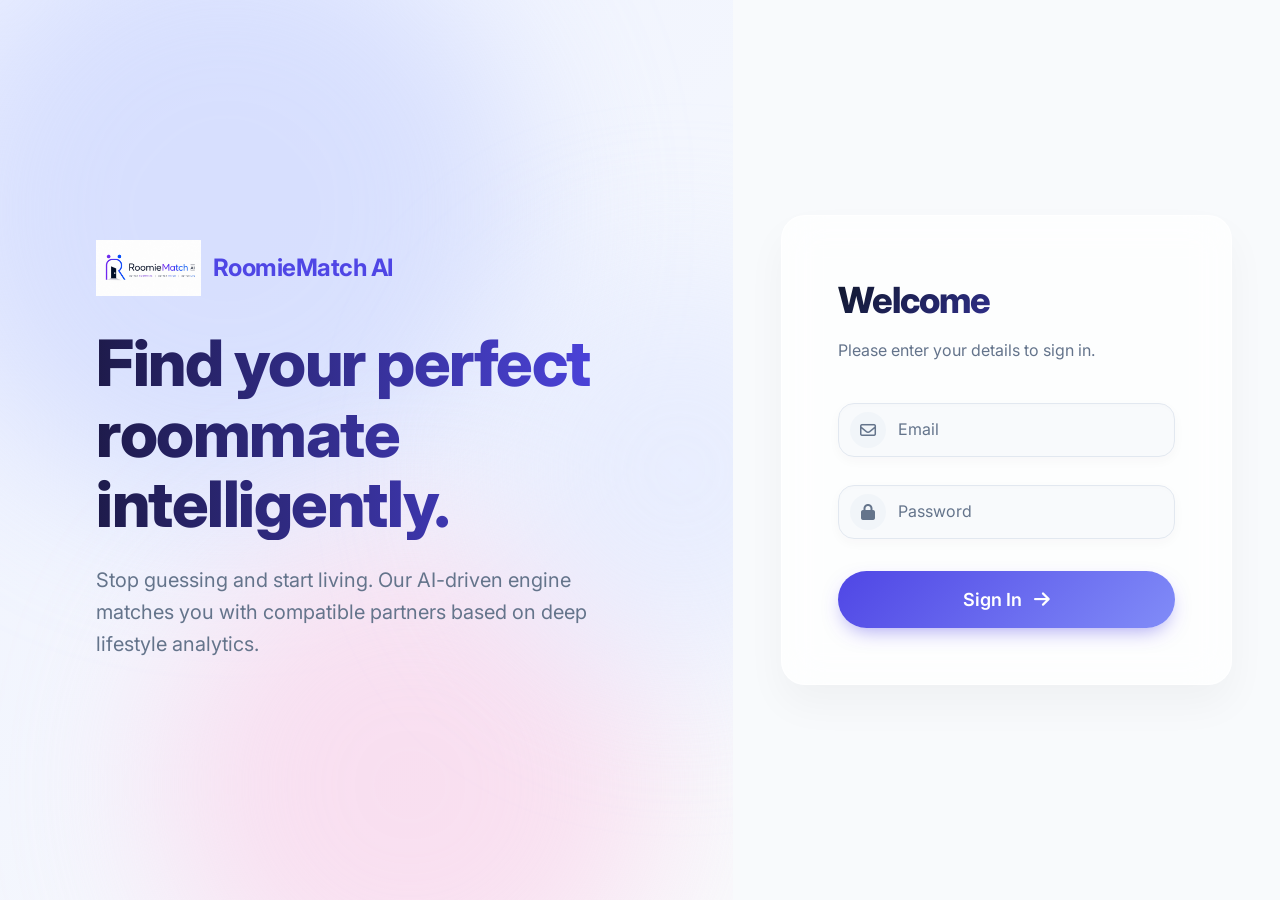
<file: frontend/index.html>
<!DOCTYPE html>
<html lang="en">
<head>
  <meta charset="UTF-8">
  <meta name="viewport" content="width=device-width,initial-scale=1">
  <title>RoomieMatch AI — Premium Sign In</title>
  
  <link href="https://fonts.googleapis.com/css2?family=Inter:wght@300;400;500;600;700&display=swap" rel="stylesheet">
  <link href="https://cdnjs.cloudflare.com/ajax/libs/font-awesome/6.5.1/css/all.min.css" rel="stylesheet">
  <link href="https://unpkg.com/aos@2.3.4/dist/aos.css" rel="stylesheet">
  
  <link href="style.css" rel="stylesheet">

  <style>
    /* =========================================
       PREMIUM SAAS LOGIN REDESIGN
       ========================================= */
    :root {
      --brand-primary: #4F46E5;
      --brand-primary-hover: #4338CA;
      --brand-gradient: linear-gradient(135deg, #4F46E5 0%, #818CF8 100%);
      --text-dark: #0F172A;
      --text-muted: #64748B;
      --glass-bg: rgba(255, 255, 255, 0.75);
      --glass-border: rgba(255, 255, 255, 0.6);
      --glass-shadow: 0 20px 40px rgba(0, 0, 0, 0.04);
    }

    body.auth-page {
      margin: 0;
      font-family: 'Inter', sans-serif;
      min-height: 100vh;
      display: flex;
      overflow: hidden;
      background: #F8FAFC;
    }

    .split-layout {
      display: flex;
      width: 100vw;
      height: 100vh;
      overflow: hidden;
    }

    /* LEFT SIDE: BRANDING & BLOBS */
    .split-left {
      flex: 1.2;
      position: relative;
      display: flex;
      flex-direction: column;
      justify-content: center;
      padding: 5rem 6rem;
      background: linear-gradient(135deg, #EEF2FF 0%, #F8FAFC 100%);
      overflow: hidden;
      z-index: 1;
    }

    .blob {
      position: absolute;
      filter: blur(80px);
      border-radius: 50%;
      z-index: -1;
      opacity: 0.6;
      animation: float-blob 12s ease-in-out infinite alternate;
    }

    .blob-1 {
      top: -10%; left: -10%;
      width: 600px; height: 600px;
      background: #C7D2FE;
    }

    .blob-2 {
      bottom: -15%; right: 10%;
      width: 500px; height: 500px;
      background: #FBCFE8;
      animation-delay: -4s;
    }

    .blob-3 {
      top: 30%; right: -20%;
      width: 400px; height: 400px;
      background: #E0E7FF;
      animation-delay: -8s;
    }

    @keyframes float-blob {
      0%   { transform: translate(0, 0) scale(1); }
      50%  { transform: translate(30px, 40px) scale(1.05); }
      100% { transform: translate(-20px, -30px) scale(0.95); }
    }

    .brand-content {
      max-width: 600px;
    }

    .brand-logo {
      font-size: 1.5rem;
      font-weight: 700;
      color: var(--brand-primary);
      display: flex;
      align-items: center;
      gap: 0.75rem;
      margin-bottom: 2rem;
      letter-spacing: -0.5px;
    }

    .brand-tagline {
      font-size: 4rem;
      font-weight: 800;
      line-height: 1.1;
      letter-spacing: -1.5px;
      background: linear-gradient(to right, #1E1B4B, #4F46E5);
      -webkit-background-clip: text;
      -webkit-text-fill-color: transparent;
      margin-bottom: 1.5rem;
    }

    .brand-subtitle {
      font-size: 1.25rem;
      color: var(--text-muted);
      line-height: 1.6;
      font-weight: 400;
      max-width: 500px;
    }

    /* RIGHT SIDE: GLASS CARD */
    .split-right {
      flex: 1;
      display: flex;
      align-items: center;
      justify-content: center;
      padding: 3rem;
      position: relative;
      background: transparent;
      z-index: 2;
    }

    .glass-card {
      background: var(--glass-bg);
      backdrop-filter: blur(20px);
      -webkit-backdrop-filter: blur(20px);
      border: 1px solid var(--glass-border);
      box-shadow: var(--glass-shadow);
      border-radius: 24px;
      padding: 3.5rem;
      width: 100%;
      max-width: 460px;
      transform-origin: center;
      animation: scale-in 0.8s cubic-bezier(0.16, 1, 0.3, 1) forwards;
    }

    @keyframes scale-in {
      0%   { opacity: 0; transform: scale(0.95) translateY(20px); }
      100% { opacity: 1; transform: scale(1) translateY(0); }
    }

    .card-header {
      margin-bottom: 2.5rem;
    }

    .card-header h2 {
      font-size: 2.25rem;
      font-weight: 800;
      background: linear-gradient(135deg, #0F172A 0%, #4F46E5 100%);
      -webkit-background-clip: text;
      -webkit-text-fill-color: transparent;
      margin: 0 0 0.5rem 0;
      letter-spacing: -1px;
    }

    .card-header p {
      color: var(--text-muted);
      margin: 0;
      font-size: 1rem;
    }

    /* Floating Inputs */
    .form-group {
      position: relative;
      margin-bottom: 1.75rem;
    }

    .input-icon {
      position: absolute;
      left: 0.75rem;
      top: 50%;
      transform: translateY(-50%);
      color: var(--text-muted);
      background: #F1F5F9;
      width: 36px;
      height: 36px;
      display: flex;
      align-items: center;
      justify-content: center;
      border-radius: 50%;
      transition: all 0.3s ease;
      z-index: 2;
      font-size: 1rem;
    }

    .floating-input {
      width: 100%;
      padding: 1.5rem 1.25rem 0.5rem 3.75rem;
      font-size: 1rem;
      font-family: 'Inter', sans-serif;
      color: var(--text-dark);
      border: 1.5px solid #E2E8F0;
      border-radius: 16px;
      background: #F8FAFC;
      outline: none;
      transition: all 0.3s ease;
      box-sizing: border-box;
      box-shadow: inset 0 2px 4px rgba(0,0,0,0.01), 0 4px 12px rgba(0,0,0,0.03);
    }

    .floating-input:hover {
      border-color: #CBD5E1;
      background: #FFFFFF;
      box-shadow: 0 6px 16px rgba(0,0,0,0.05);
    }

    .floating-input:focus {
      background: #FFFFFF;
      border-color: var(--brand-primary);
      box-shadow: 0 0 0 4px rgba(79, 70, 229, 0.15), 0 4px 12px rgba(79, 70, 229, 0.1);
    }

    .floating-input:focus ~ .input-icon {
      color: var(--brand-primary);
      background: #EEF2FF;
      box-shadow: 0 0 0 2px rgba(79, 70, 229, 0.1);
    }

    .floating-label {
      position: absolute;
      left: 3.75rem;
      top: 50%;
      transform: translateY(-50%);
      color: var(--text-muted);
      font-size: 1rem;
      pointer-events: none;
      transition: all 0.25s cubic-bezier(0.4, 0, 0.2, 1);
      z-index: 2;
      margin: 0;
    }

    .floating-input:focus ~ .floating-label,
    .floating-input:not(:placeholder-shown) ~ .floating-label {
      top: 0.75rem;
      font-size: 0.75rem;
      font-weight: 600;
      color: var(--brand-primary);
    }

    /* Pill Button */
    .btn-pill {
      width: 100%;
      padding: 1.125rem;
      border-radius: 50px;
      border: none;
      background: var(--brand-gradient);
      color: white;
      font-size: 1.125rem;
      font-weight: 600;
      font-family: 'Inter', sans-serif;
      cursor: pointer;
      display: flex;
      align-items: center;
      justify-content: center;
      gap: 0.75rem;
      transition: all 0.3s cubic-bezier(0.16, 1, 0.3, 1);
      box-shadow: 0 8px 20px -6px rgba(79, 70, 229, 0.5);
      margin-top: 2rem;
      position: relative;
      overflow: hidden;
    }

    .btn-pill::after {
      content: '';
      position: absolute;
      top: -50%;
      left: -50%;
      width: 200%;
      height: 200%;
      background: linear-gradient(to right, rgba(255,255,255,0) 0%, rgba(255,255,255,0.2) 50%, rgba(255,255,255,0) 100%);
      transform: rotate(30deg) translateX(-100%);
      transition: transform 0.6s cubic-bezier(0.16, 1, 0.3, 1);
      pointer-events: none;
    }

    .btn-pill:hover::after {
      transform: rotate(30deg) translateX(100%);
    }

    .btn-pill:hover {
      transform: translateY(-3px);
      box-shadow: 0 12px 25px -6px rgba(79, 70, 229, 0.6);
    }

    .btn-pill:active {
      transform: translateY(1px);
      box-shadow: 0 4px 10px -4px rgba(79, 70, 229, 0.5);
    }

    .btn-icon {
      transition: transform 0.3s ease;
    }

    .btn-pill:hover .btn-icon {
      transform: translateX(4px);
    }

    .form-control { border: none; box-shadow: none; }
    
    @media (max-width: 992px) {
      .split-layout { flex-direction: column; }
      .split-left { padding: 3rem 2rem; flex: none; align-items: center; text-align: center; }
      .brand-tagline { font-size: 2.5rem; }
      .split-right { padding: 2rem; }
    }
  </style>
</head>
<body class="auth-page">

  <div class="split-layout">
    
    <!-- LEFT: BRANDING & BLOBS -->
    <div class="split-left">
      <!-- Animated background blobs -->
      <div class="blob blob-1"></div>
      <div class="blob blob-2"></div>
      <div class="blob blob-3"></div>

      <div class="brand-content" data-aos="fade-right" data-aos-duration="1000">
        <div class="brand-logo">
          <img src="logo.jpeg" alt="RoomieMatch AI" style="height: 56px; width: auto; object-fit: contain;"> RoomieMatch AI
        </div>
        <h1 class="brand-tagline">Find your perfect roommate intelligently.</h1>
        <p class="brand-subtitle">Stop guessing and start living. Our AI-driven engine matches you with compatible partners based on deep lifestyle analytics.</p>
      </div>
    </div>

    <!-- RIGHT: GLASS CARD FORM -->
    <div class="split-right">
      <div class="glass-card">
        
        <div class="card-header">
          <h2>Welcome</h2>
          <p>Please enter your details to sign in.</p>
        </div>

        <form id="loginForm" novalidate>
          
          <div class="form-group">
            <input type="email" id="email" class="floating-input" placeholder=" " required autocomplete="email">
            <i class="fa-regular fa-envelope input-icon"></i>
            <label class="floating-label" for="email">Email</label>
          </div>

          <div class="form-group">
            <input type="password" id="password" class="floating-input" placeholder=" " required autocomplete="current-password">
            <i class="fa-solid fa-lock input-icon"></i>
            <label class="floating-label" for="password">Password</label>
          </div>

          <button type="submit" class="btn-pill" id="loginBtn">
            Sign In <i class="fa-solid fa-arrow-right btn-icon"></i>
          </button>
          
        </form>

      </div>
    </div>
    
  </div>

  <script src="https://unpkg.com/aos@2.3.4/dist/aos.js"></script>
  <script>
    AOS.init();
  </script>
  <script src="script.js"></script>
</body>
</html>
</file>
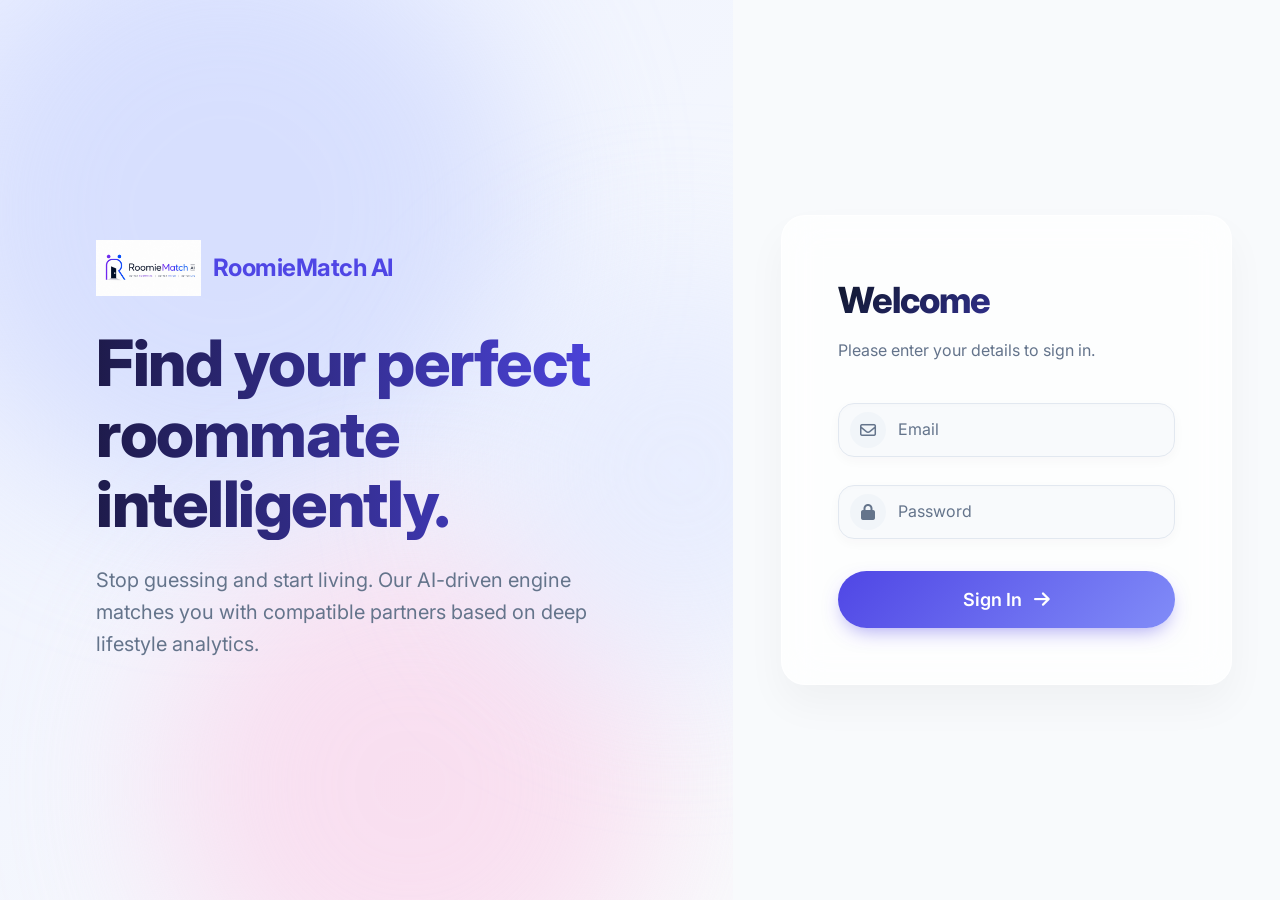
<file: frontend/admin.html>
<!DOCTYPE html>
<html lang="en">
<head>
  <meta charset="UTF-8">
  <meta name="viewport" content="width=device-width,initial-scale=1">
  <title>Warden Dashboard — RoomieMatch AI</title>
  <link href="https://cdnjs.cloudflare.com/ajax/libs/font-awesome/6.5.1/css/all.min.css" rel="stylesheet">
  <link href="https://fonts.googleapis.com/css2?family=Inter:wght@400;500;600;700&display=swap" rel="stylesheet">
  <script src="script.js"></script>
  <style>
    /* =========================================
       STRUCTURAL DASHBOARD REFINEMENT
       ========================================= */
    :root {
      --bg-body: #F9FAFB;
      --bg-surface: #FFFFFF;
      --border-light: #E5E7EB;
      --border-hover: #D1D5DB;
      --text-main: #111827;
      --text-muted: #6B7280;
      --text-lighter: #9CA3AF;
      --primary: #111827; /* Strict high-contrast primary */
      --shadow-subtle: 0 1px 2px 0 rgba(0, 0, 0, 0.03);
      --shadow-hover: 0 4px 6px -1px rgba(0, 0, 0, 0.05);
      --transition: all 0.2s ease;
      
      --spacing-section: 48px; /* Massive spacing rule */
      --spacing-card: 20px;
    }

    /* Animations */
    @keyframes fadeSlideUp {
      from { opacity: 0; transform: translateY(12px); }
      to { opacity: 1; transform: translateY(0); }
    }
    
    .animate-in {
      animation: fadeSlideUp 0.5s cubic-bezier(0.16, 1, 0.3, 1) forwards;
    }
    .delay-1 { animation-delay: 0.05s; }
    .delay-2 { animation-delay: 0.1s; }
    .delay-3 { animation-delay: 0.15s; }

    * { box-sizing: border-box; margin: 0; padding: 0; }

    body {
      font-family: 'Inter', -apple-system, BlinkMacSystemFont, "Segoe UI", Roboto, sans-serif;
      background-color: var(--bg-body);
      color: var(--text-main);
      display: flex;
      height: 100vh;
      overflow: hidden;
      -webkit-font-smoothing: antialiased;
    }

    /* Layout structure */
    .sidebar {
      width: 260px;
      background: var(--bg-surface);
      border-right: 1px solid var(--border-light);
      display: flex;
      flex-direction: column;
      flex-shrink: 0;
      height: 100vh;
      z-index: 10;
    }

    .main-wrapper {
      flex: 1;
      display: flex;
      flex-direction: column;
      height: 100vh;
      overflow: hidden;
    }

    /* Top Navbar */
    .topbar {
      height: 64px;
      background: var(--bg-surface);
      border-bottom: 1px solid var(--border-light);
      display: flex;
      align-items: center;
      justify-content: space-between;
      padding: 0 2rem;
      flex-shrink: 0;
      z-index: 5;
    }

    .topbar-title {
      font-size: 1.05rem;
      font-weight: 600;
      color: var(--text-main);
      display: flex;
      align-items: center;
      gap: 0.5rem;
    }
    .topbar-title span { color: var(--text-muted); font-weight: 400; font-size: 0.9rem; }

    .user-chip {
      display: flex;
      align-items: center;
      gap: 0.75rem;
    }
    .user-avatar {
      width: 32px; height: 32px; border-radius: 50%;
      background: #F3F4F6;
      color: var(--text-main);
      display: flex; align-items: center; justify-content: center;
      font-weight: 600; font-size: 0.85rem; border: 1px solid var(--border-light);
    }
    .user-email { font-size: 0.875rem; font-weight: 500; color: var(--text-main); }

    /* Sidebar Content */
    .sidebar-brand {
      height: 64px; display: flex; align-items: center; padding: 0 1.5rem;
      font-size: 1.1rem; font-weight: 700; border-bottom: 1px solid var(--border-light); gap: 0.5rem;
    }

    .sidebar-nav {
      padding: 1rem 0;
      display: flex;
      flex-direction: column;
      overflow-y: auto;
    }

    .nav-group-label {
      font-size: 0.75rem; font-weight: 600; color: var(--text-lighter);
      text-transform: uppercase; letter-spacing: 0.05em;
      padding: 1.5rem 1.5rem 0.5rem;
    }

    .nav-item {
      display: flex; align-items: center; gap: 0.875rem;
      padding: 0.625rem 1.5rem; margin: 0.125rem 0.5rem; border-radius: 6px;
      color: var(--text-muted); text-decoration: none;
      font-weight: 500; font-size: 0.9rem;
      transition: all 0.25s cubic-bezier(0.16, 1, 0.3, 1); position: relative;
    }
    .nav-item i { font-size: 1rem; width: 16px; text-align: center; }
    
    .nav-item:hover { color: var(--text-main); background: #F3F4F6; transform: translateX(4px); }

    .nav-item.active { color: var(--text-main); font-weight: 600; background: #F3F4F6; }
    .nav-item.active::before {
      content: ''; position: absolute; left: -0.5rem; top: 10%; bottom: 10%;
      width: 4px; background: var(--primary); border-radius: 0 4px 4px 0;
    }

    /* Main Content Area */
    .main-content {
      flex: 1; overflow-y: auto; padding: 2.5rem 3rem; background: var(--bg-body);
    }
    .main-content::-webkit-scrollbar { width: 6px; }
    .main-content::-webkit-scrollbar-thumb { background: var(--border-light); border-radius: 4px; }

    /* Section Grouping Constraints */
    .section-wrapper {
      max-width: 1200px;
      margin-bottom: var(--spacing-section);
    }

    /* Main Title Section */
    .page-header { margin-bottom: 2rem; border-bottom: 1px solid var(--border-light); padding-bottom: 1.5rem; }
    .page-header h1 { font-size: 1.75rem; font-weight: 700; color: var(--text-main); line-height: 1.2; letter-spacing: -0.02em; }
    .page-header p { font-size: 1rem; color: var(--text-muted); margin-top: 0.35rem; }

    /* Stats Section (Clean Row) */
    .stats-grid {
      display: grid; grid-template-columns: repeat(4, 1fr); gap: 24px;
    }
    .stat-card {
      background: var(--bg-surface); border: 1px solid var(--border-light); border-radius: 12px;
      padding: var(--spacing-card); display: flex; flex-direction: column; justify-content: space-between;
      position: relative; overflow: hidden; box-shadow: var(--shadow-subtle); transition: all 0.3s ease;
    }
    .stat-card::before {
      content: ''; position: absolute; top: 0; left: 0; right: 0; height: 3px;
      background: linear-gradient(90deg, #111827, #6B7280); opacity: 0; transition: opacity 0.3s ease;
    }
    .stat-card:hover { transform: translateY(-4px); box-shadow: 0 12px 20px -5px rgba(0,0,0,0.05), 0 4px 6px -2px rgba(0,0,0,0.025); }
    .stat-card:hover::before { opacity: 1; }
    
    .stat-title { font-size: 0.85rem; font-weight: 600; color: var(--text-muted); text-transform: uppercase; letter-spacing: 0.02em; margin-bottom: 1rem; }
    .stat-value { font-size: 2.75rem; font-weight: 700; color: var(--text-main); line-height: 1; margin-bottom: 0.5rem; letter-spacing: -0.04em; }
    .stat-desc { font-size: 0.85rem; color: var(--text-lighter); }

    /* Quick Actions (Major Fix) */
    .section-title { font-size: 1.1rem; font-weight: 700; color: var(--text-main); margin-bottom: 1.25rem; border-top: 1px solid var(--border-light); padding-top: 2rem; }
    .action-grid { display: grid; grid-template-columns: repeat(3, 1fr); gap: 24px; }
    
    .action-card {
      display: flex; align-items: flex-start; gap: 1rem;
      padding: var(--spacing-card); background: var(--bg-surface);
      border: 1px solid var(--border-light); border-radius: 12px;
      cursor: pointer; transition: all 0.3s cubic-bezier(0.16, 1, 0.3, 1);
      box-shadow: var(--shadow-subtle); position: relative;
    }
    .action-icon {
      width: 44px; height: 44px; border-radius: 50%; background: #F3F4F6; color: #4B5563;
      display: flex; align-items: center; justify-content: center; font-size: 1.1rem; flex-shrink: 0;
      transition: all 0.3s cubic-bezier(0.16, 1, 0.3, 1);
    }
    .action-text h4 { font-size: 0.95rem; font-weight: 600; color: var(--text-main); margin-bottom: 0.25rem; }
    .action-text p { font-size: 0.85rem; color: var(--text-muted); line-height: 1.4; }
    
    .action-card:hover { border-color: var(--border-hover); box-shadow: 0 10px 15px -3px rgba(0,0,0,0.05); transform: translateY(-4px); background: #F9FAFB; }
    .action-card:hover .action-icon { background: var(--text-main); color: #FFFFFF; transform: scale(1.1) rotate(-5deg); }

    /* Inner Sections */
    .form-panel { background: var(--bg-surface); border: 1px solid var(--border-light); border-radius: 8px; padding: 24px; margin-bottom: 24px; max-width: 600px; }
    
    /* Forms & Inputs */
    .form-group { margin-bottom: 1.5rem; }
    .form-label { display: block; font-size: 0.875rem; font-weight: 600; color: var(--text-main); margin-bottom: 0.5rem; }
    .form-control {
      width: 100%; padding: 0.625rem 0.875rem; font-size: 0.95rem; font-family: 'Inter', sans-serif;
      background: #FFFFFF; border: 1px solid var(--border-light); border-radius: 6px;
      color: var(--text-main); transition: var(--transition); box-shadow: inset 0 1px 2px rgba(0,0,0,0.02);
    }
    .form-control:focus { outline: none; border-color: var(--text-main); box-shadow: 0 0 0 3px rgba(17, 24, 39, 0.1); }
    
    /* Clean Solid Button */
    .btn-solid {
      width: 100%; padding: 0.75rem 1rem; border: none; border-radius: 6px;
      background: var(--text-main); color: #FFFFFF; 
      font-size: 0.95rem; font-weight: 500; font-family: 'Inter', sans-serif;
      cursor: pointer; transition: all 0.15s ease; box-shadow: 0 1px 2px rgba(0,0,0,0.1);
    }
    .btn-solid:hover { background: #1F2937; transform: translateY(-1px); box-shadow: 0 4px 6px -1px rgba(0,0,0,0.1); }
    .btn-solid:active { transform: scale(0.98); box-shadow: none; }

    /* Tables */
    .table-panel { border: 1px solid var(--border-light); border-radius: 8px; background: var(--bg-surface); overflow: hidden; }
    table { width: 100%; border-collapse: collapse; text-align: left; }
    th { background: #F9FAFB; padding: 0.875rem 1.5rem; font-size: 0.75rem; font-weight: 600; color: var(--text-muted); text-transform: uppercase; letter-spacing: 0.05em; border-bottom: 1px solid var(--border-light); }
    td { padding: 1rem 1.5rem; font-size: 0.9rem; font-weight: 400; color: var(--text-main); border-bottom: 1px solid var(--border-light); transition: background 0.2s ease; }
    tbody tr:hover td { background: #F9FAFB; }
    tr:last-child td { border-bottom: none; }
    
    .status-badge {
      display: inline-flex; padding: 0.25rem 0.5rem; border-radius: 4px; font-size: 0.75rem; font-weight: 500; border: 1px solid transparent;
    }
    .status-badge.blue { background: #EFF6FF; color: #1D4ED8; border-color: #BFDBFE; }
    .status-badge.purple { background: #FAF5FF; color: #7E22CE; border-color: #E9D5FF; }
    .status-badge.green { background: #ECFDF5; color: #047857; border-color: #A7F3D0; }
    .status-badge.gray { background: #F3F4F6; color: #374151; border-color: #D1D5DB; }

    /* Toast */
    #toastContainer { position: fixed; bottom: 24px; right: 24px; z-index: 9999; display: flex; flex-direction: column; gap: 12px; }
  </style>
  <style>
    /* Small additions for JS injected badges that were in old style.css */
    .badge { display: inline-flex; padding: 0.25rem 0.5rem; border-radius: 4px; font-size: 0.75rem; font-weight: 500; }
    .badge-boys { background: #EFF6FF; color: #1D4ED8; border: 1px solid #BFDBFE; }
    .badge-girls { background: #FAF5FF; color: #7E22CE; border: 1px solid #E9D5FF; }
    .badge-assigned { background: #ECFDF5; color: #047857; border: 1px solid #A7F3D0; }
    .badge-org { background: #F3F4F6; color: #374151; border: 1px solid #D1D5DB; }
    
    .badge.PENDING { background: #FEF3C7; color: #D97706; border: 1px solid #FDE68A; }
    .badge.ACCEPTED { background: #ECFDF5; color: #047857; border: 1px solid #A7F3D0; }
    .badge.REJECTED { background: #FEE2E2; color: #DC2626; border: 1px solid #FECACA; }

    /* Fix table action buttons */
    .btn-sm { padding: 0.4rem 0.6rem; font-size: 0.8rem; border-radius: 4px; border: none; cursor: pointer; }
    .btn-success { background: #10B981; color: white; }
    .btn-danger { background: #EF4444; color: white; }
    
    /* Fix filters */
    .admin-filters select {
      padding: 0.4rem 0.6rem; font-size: 0.85rem; border: 1px solid var(--border-light); border-radius: 4px; font-family: 'Inter'; background: white;
    }
    .section-header { display: flex; justify-content: space-between; align-items: center; margin-bottom: 1.5rem; }
    .page-header p { margin-bottom: 0; }
  </style>
</head>
<body>

  <!-- LEFT SIDEBAR -->
  <aside class="sidebar" id="sidebar">
    <div class="sidebar-brand">
      <img src="logo.jpeg" alt="RoomieMatch" style="height: 48px; width: auto; object-fit: contain;"> RoomieMatch
    </div>
    
    <nav class="sidebar-nav">
      <div class="nav-group-label">Warden Panel</div>
      <a href="#" class="nav-item active" id="navDashboard" onclick="showSection('dashboard')">
        <i class="fa-solid fa-chart-bar"></i> Dashboard
      </a>
      
      <div class="nav-group-label">Management</div>
      <a href="#" class="nav-item" id="navStudents" onclick="showSection('students')">
        <i class="fa-solid fa-users"></i> Students
      </a>
      <a href="#" class="nav-item" id="navRequests" onclick="showSection('requests')">
        <i class="fa-solid fa-link"></i> Requests
      </a>
      <a href="#" class="nav-item" id="navAssign" onclick="showSection('assign')">
        <i class="fa-solid fa-hand-pointer"></i> Manual Assign
      </a>
      <a href="#" class="nav-item" id="navAssignments" onclick="showSection('assignments')">
        <i class="fa-solid fa-bed"></i> Assignments
      </a>
      
      <div class="nav-group-label">Navigation</div>
      <a href="manager.html" class="nav-item">
        <i class="fa-solid fa-shield"></i> Manager View
      </a>
      <a href="dashboard.html" class="nav-item">
        <i class="fa-solid fa-user"></i> Student View
      </a>
      <a href="#" class="nav-item" id="logoutBtn" style="margin-top: 1rem; color: #DC2626;">
        <i class="fa-solid fa-right-from-bracket"></i> Sign out
      </a>
    </nav>
  </aside>

  <!-- MAIN CONTENT AREA -->
  <div class="main-wrapper">
    
    <!-- TOP NAVBAR -->
    <header class="topbar">
      <div class="topbar-title">
        Warden Workspace <span id="topbarSubtitle">/ Dashboard</span>
      </div>
      <div class="user-chip">
        <div class="user-avatar" id="sidebarAvatar">W</div>
        <span class="user-email" id="sidebarEmail">warden@upes.ac.in</span>
      </div>
    </header>

    <main class="main-content">
      
      <!-- ═══ SECTION: Dashboard ═══ -->
      <div id="sectionDashboard" class="section-wrapper animate-in">
        
        <div class="page-header delay-1">
          <h1>Dashboard</h1>
          <p>Manage students, roommate requests, and assignments for your hostel.</p>
        </div>

        <!-- Stats Row -->
        <div class="stats-grid animate-in delay-2" id="adminStats" style="margin-bottom: var(--spacing-section);">
          <div class="stat-card">
            <div class="stat-title">Total Students</div>
            <div class="stat-value" id="statStudents">—</div>
            <div class="stat-desc">Students in your hostel</div>
          </div>

          <div class="stat-card">
            <div class="stat-title">Pending Requests</div>
            <div class="stat-value" id="statPending">—</div>
            <div class="stat-desc">Waiting for a response</div>
          </div>

          <div class="stat-card">
            <div class="stat-title">Matched Pairs</div>
            <div class="stat-value" id="statAccepted">—</div>
            <div class="stat-desc">Successfully synchronized</div>
          </div>

          <div class="stat-card">
            <div class="stat-title">Rooms Assigned</div>
            <div class="stat-value" id="statAssigned">—</div>
            <div class="stat-desc">Finalized allocations</div>
          </div>
        </div>

        <!-- Quick Actions Grid -->
        <div class="animate-in delay-3">
          <h3 class="section-title">Quick Actions</h3>
          <div class="action-grid">
            
            <div class="action-card" onclick="showSection('requests')">
              <div class="action-icon"><i class="fa-solid fa-check-double"></i></div>
              <div class="action-text">
                <h4>Approve Requests</h4>
                <p>Review and moderate pending roommate links.</p>
              </div>
            </div>

            <div class="action-card" onclick="showSection('students')">
              <div class="action-icon"><i class="fa-solid fa-users"></i></div>
              <div class="action-text">
                <h4>View Students</h4>
                <p>Browse the directory of students in your hostel.</p>
              </div>
            </div>

            <div class="action-card" onclick="showSection('assign')">
              <div class="action-icon"><i class="fa-solid fa-bed"></i></div>
              <div class="action-text">
                <h4>Assign Roommates</h4>
                <p>Manually allocate rooms and match students.</p>
              </div>
            </div>

          </div>
        </div>
      </div>

      <!-- ═══ SECTION: Students ═══ -->
      <div id="sectionStudents" class="section-wrapper" style="display:none;">
        <div class="page-header">
          <div class="section-header" style="margin:0; border:none; padding:0;">
            <div>
              <h1 style="font-size: 1.75rem; font-weight: 700;">Student Directory</h1>
              <p style="color:var(--text-muted); margin-top:0.35rem;">Browse students assigned to your hostel.</p>
            </div>
            <div class="admin-filters">
              <select id="hostelFilter" onchange="loadStudents()">
                <option value="">All Hostels</option>
                <option value="BIDHOLI_BOYS_HOSTEL">Bidholi Boys Hostel</option>
                <option value="BIDHOLI_GIRLS_HOSTEL">Bidholi Girls Hostel</option>
              </select>
            </div>
          </div>
        </div>
        <div class="table-panel">
          <table id="studentsTable">
            <thead>
              <tr><th>ID</th><th>Email</th><th>Organization</th><th>Hostel</th><th>Profile</th><th>Joined</th></tr>
            </thead>
            <tbody id="studentsBody">
              <tr><td colspan="6" style="text-align:center;color:var(--text-muted);">Loading...</td></tr>
            </tbody>
          </table>
        </div>
      </div>

      <!-- ═══ SECTION: Requests ═══ -->
      <div id="sectionRequests" class="section-wrapper" style="display:none;">
        <div class="page-header">
          <div class="section-header" style="margin:0; border:none; padding:0;">
            <div>
              <h1 style="font-size: 1.75rem; font-weight: 700;">Roommate Requests</h1>
              <p style="color:var(--text-muted); margin-top:0.35rem;">Manage pending and resolved matching requests.</p>
            </div>
            <div class="admin-filters">
              <select id="statusFilter" onchange="loadRequests()">
                <option value="">All Statuses</option>
                <option value="PENDING">Pending</option>
                <option value="ACCEPTED">Accepted</option>
                <option value="REJECTED">Rejected</option>
              </select>
            </div>
          </div>
        </div>
        <div class="table-panel">
          <table id="requestsTable">
            <thead>
              <tr><th>ID</th><th>Sender</th><th>Receiver</th><th>Status</th><th>Created</th><th>Actions</th></tr>
            </thead>
            <tbody id="requestsBody">
              <tr><td colspan="6" style="text-align:center;color:var(--text-muted);">Loading...</td></tr>
            </tbody>
          </table>
        </div>
      </div>

      <!-- ═══ SECTION: Assign ═══ -->
      <div id="sectionAssign" class="section-wrapper" style="display:none;">
        <div class="page-header">
          <h1>Manual Assignment</h1>
          <p>Select two students to assign as roommates. Both must be in the same hostel.</p>
        </div>
        <div class="form-panel">
          <form id="assignForm">
            <div class="form-group">
              <label class="form-label" for="assignUser1">Student 1 (User ID)</label>
              <input type="number" id="assignUser1" class="form-control" placeholder="Enter User ID" required>
            </div>
            <div class="form-group">
              <label class="form-label" for="assignUser2">Student 2 (User ID)</label>
              <input type="number" id="assignUser2" class="form-control" placeholder="Enter User ID" required>
            </div>
            <button type="submit" class="btn-solid" id="assignBtn">
              Assign Roommates
            </button>
          </form>
          <div id="assignResult" style="margin-top:1.5rem;"></div>
        </div>
      </div>

      <!-- ═══ SECTION: Assignments ═══ -->
      <div id="sectionAssignments" class="section-wrapper" style="display:none;">
        <div class="page-header">
          <div class="section-header" style="margin:0; border:none; padding:0;">
            <div>
              <h1 style="font-size: 1.75rem; font-weight: 700;">Room Assignments</h1>
              <p style="color:var(--text-muted); margin-top:0.35rem;">View all finalized room assignments.</p>
            </div>
            <div class="admin-filters">
              <select id="assignHostelFilter" onchange="loadAssignments()">
                <option value="">All Hostels</option>
                <option value="BIDHOLI_BOYS_HOSTEL">Bidholi Boys Hostel</option>
                <option value="BIDHOLI_GIRLS_HOSTEL">Bidholi Girls Hostel</option>
              </select>
            </div>
          </div>
        </div>
        <div class="table-panel">
          <table id="assignmentsTable">
            <thead>
              <tr><th>#</th><th>Student 1</th><th>Student 2</th><th>Hostel</th><th>Assigned By</th><th>Date</th><th>Status</th></tr>
            </thead>
            <tbody id="assignmentsBody">
              <tr><td colspan="7" style="text-align:center;color:var(--text-muted);">Click "Assignments" to load data</td></tr>
            </tbody>
          </table>
        </div>
      </div>

    </main>
  </div>

  <div id="toastContainer"></div>

<script>
/* ═══════════════════════════════════════════════════
   Admin Dashboard — Inline Script
   ═══════════════════════════════════════════════════ */

// Verify user is admin/warden
(function() {
  const role = localStorage.getItem('userRole');
  if (role !== 'MANAGER' && role !== 'WARDEN') {
    toast('Access denied. Warden/Manager only.', 'error');
    setTimeout(() => window.location.href = 'dashboard.html', 800);
    return;
  }

  // If WARDEN, hide the hostel filter (they auto-filter)
  if (role === 'WARDEN') {
    const hf = document.getElementById('hostelFilter');
    if (hf) hf.closest('.admin-filters')?.remove();
  }
})();

function showSection(name) {
  ['Dashboard', 'Students', 'Requests', 'Assign', 'Assignments'].forEach(s => {
    const el = document.getElementById('section' + s);
    if (el) el.style.display = 'none';
  });
  document.querySelectorAll('.sidebar-nav .nav-item').forEach(n => n.classList.remove('active'));

  const target = document.getElementById('section' + name.charAt(0).toUpperCase() + name.slice(1));
  if (target) target.style.display = 'block';

  const nav = document.getElementById('nav' + name.charAt(0).toUpperCase() + name.slice(1));
  if (nav) nav.classList.add('active');
  
  const subtitles = {
    'dashboard': 'Dashboard',
    'students': 'Students',
    'requests': 'Requests',
    'assign': 'Manual Assign',
    'assignments': 'Assignments'
  };
  const sub = document.getElementById('topbarSubtitle');
  if (sub) sub.innerText = '/ ' + subtitles[name];

  if (name === 'students') loadStudents();
  if (name === 'requests') loadRequests();
  if (name === 'assignments') loadAssignments();
}

// Load stats on page load
async function loadStats() {
  try {
    const [studentsRes, pendingRes, acceptedRes, assignmentsRes] = await Promise.all([
      api('/admin/students'),
      api('/admin/requests?status=PENDING'),
      api('/admin/requests?status=ACCEPTED'),
      api('/admin/assignments'),
    ]);
    document.getElementById('statStudents').textContent = (studentsRes.data?.length || 0);
    document.getElementById('statPending').textContent  = (pendingRes.data?.length || 0);
    document.getElementById('statAccepted').textContent = (acceptedRes.data?.length || 0);
    document.getElementById('statAssigned').textContent = (assignmentsRes.data?.length || 0);
  } catch (_) {}
}

// Load students table
async function loadStudents() {
  const tbody = document.getElementById('studentsBody');
  if (!tbody) return;
  tbody.innerHTML = '<tr><td colspan="6" style="text-align:center;color:var(--text-muted);">Loading...</td></tr>';

  const hostel = document.getElementById('hostelFilter')?.value || '';
  const url = '/admin/students' + (hostel ? '?hostel=' + hostel : '');

  try {
    const res = await api(url);
    const students = res.data || [];

    if (!students.length) {
      tbody.innerHTML = '<tr><td colspan="6" style="text-align:center;color:var(--text-muted);">No students found</td></tr>';
      return;
    }

    tbody.innerHTML = students.map(s => `
      <tr>
        <td><strong>${s.id}</strong></td>
        <td>${s.email}</td>
        <td><span class="badge badge-org">${s.organization || '—'}</span></td>
        <td><span class="badge ${s.hostel?.includes('BOYS') ? 'badge-boys' : 'badge-girls'}">${fmtHostel(s.hostel)}</span></td>
        <td>${s.profileComplete
              ? '<span style="color:#10B981;"><i class="fa-solid fa-circle-check"></i> Done</span>'
              : '<span style="color:var(--text-lighter);"><i class="fa-regular fa-circle"></i> No</span>'}</td>
        <td style="color:var(--text-muted);">${s.createdAt ? new Date(s.createdAt).toLocaleDateString() : '—'}</td>
      </tr>
    `).join('');
  } catch (_) {
    tbody.innerHTML = '<tr><td colspan="6" style="text-align:center;color:var(--text-muted);">Failed to load students</td></tr>';
  }
}

// Load requests table
async function loadRequests() {
  const tbody = document.getElementById('requestsBody');
  if (!tbody) return;
  tbody.innerHTML = '<tr><td colspan="6" style="text-align:center;color:var(--text-muted);">Loading...</td></tr>';

  const status = document.getElementById('statusFilter')?.value || '';
  const url = '/admin/requests' + (status ? '?status=' + status : '');

  try {
    const res = await api(url);
    const requests = res.data || [];

    if (!requests.length) {
      tbody.innerHTML = '<tr><td colspan="6" style="text-align:center;color:var(--text-muted);">No requests found</td></tr>';
      return;
    }

    tbody.innerHTML = requests.map(r => `
      <tr>
        <td><strong>${r.id}</strong></td>
        <td>${r.senderEmail || 'User #' + r.senderId}</td>
        <td>${r.receiverEmail || 'User #' + r.receiverId}</td>
        <td><span class="badge ${r.status}">${r.status}</span></td>
        <td style="color:var(--text-muted);">${r.createdAt ? new Date(r.createdAt).toLocaleDateString() : '—'}</td>
        <td>
          ${r.status === 'PENDING' ? `
            <button class="btn-sm btn-success" onclick="adminRespondRequest(${r.id}, 'ACCEPTED')" title="Accept">
              <i class="fa-solid fa-check"></i>
            </button>
            <button class="btn-sm btn-danger" onclick="adminRespondRequest(${r.id}, 'REJECTED')" title="Reject">
              <i class="fa-solid fa-xmark"></i>
            </button>
          ` : '<span style="color:var(--text-lighter);">—</span>'}
        </td>
      </tr>
    `).join('');
  } catch (_) {
    tbody.innerHTML = '<tr><td colspan="6" style="text-align:center;color:var(--text-muted);">Failed to load requests</td></tr>';
  }
}

// Admin: Accept or Reject a request
async function adminRespondRequest(requestId, status) {
  try {
    await api('/admin/requests/' + requestId + '/respond?status=' + status, { method: 'PUT' });
    toast('Request ' + status.toLowerCase() + ' successfully!');
    loadRequests();
    loadStats();
  } catch (_) {}
}

// Assign form
document.getElementById('assignForm')?.addEventListener('submit', async (e) => {
  e.preventDefault();
  const btn = document.getElementById('assignBtn');
  const u1  = document.getElementById('assignUser1').value;
  const u2  = document.getElementById('assignUser2').value;
  const res_div = document.getElementById('assignResult');

  if (!u1 || !u2) { toast('Please enter both user IDs.', 'error'); return; }

  setBtnLoading(btn, true);
  try {
    const res = await api('/admin/assign', {
      method: 'POST',
      body: JSON.stringify({ userId1: parseInt(u1), userId2: parseInt(u2) })
    });
    toast('Roommates assigned successfully!');
    if (res_div) {
      res_div.innerHTML = `
        <div style="padding:12px;background:#ECFDF5;border:1px solid #A7F3D0;border-radius:8px;font-size:13px;color:#047857;">
          <i class="fa-solid fa-check-circle"></i> Assigned: User #${u1} ↔ User #${u2} (Request #${res.data?.id})
        </div>`;
    }
    loadStats();
  } catch (_) {
  } finally {
    setBtnLoading(btn, false);
  }
});

// Hostel name formatter
function fmtHostel(h) {
  if (!h) return '—';
  return h.replace(/_/g, ' ').toLowerCase().replace(/\b\w/g, c => c.toUpperCase());
}

/* ═══════════════════════════════════════════════════
   Room Assignments Table
   ═══════════════════════════════════════════════════ */
async function loadAssignments() {
  const tbody = document.getElementById('assignmentsBody');
  if (!tbody) return;
  tbody.innerHTML = '<tr><td colspan="7" style="text-align:center;color:var(--text-muted);">Loading...</td></tr>';

  const hostel = document.getElementById('assignHostelFilter')?.value || '';
  const url = '/admin/assignments' + (hostel ? '?hostel=' + hostel : '');

  try {
    const res = await api(url);
    const assignments = res.data || [];

    if (!assignments.length) {
      tbody.innerHTML = '<tr><td colspan="7" style="text-align:center;color:var(--text-muted);">No room assignments found</td></tr>';
      return;
    }

    tbody.innerHTML = assignments.map(a => `
      <tr>
        <td><strong>${a.id}</strong></td>
        <td>
          <div style="font-weight:500;color:var(--text-main);">${a.user1Name || 'User #' + a.user1Id}</div>
          <div style="font-size:12px;color:var(--text-muted);">${a.user1Email}</div>
        </td>
        <td>
          <div style="font-weight:500;color:var(--text-main);">${a.user2Name || 'User #' + a.user2Id}</div>
          <div style="font-size:12px;color:var(--text-muted);">${a.user2Email}</div>
        </td>
        <td><span class="badge ${a.hostel?.includes('BOYS') ? 'badge-boys' : 'badge-girls'}">${fmtHostel(a.hostel)}</span></td>
        <td style="color:var(--text-muted);">${a.assignedByEmail}</td>
        <td style="color:var(--text-muted);">${a.assignedAt ? new Date(a.assignedAt).toLocaleDateString() : '—'}</td>
        <td><span class="badge badge-assigned">${a.status}</span></td>
      </tr>
    `).join('');
  } catch (_) {
    tbody.innerHTML = '<tr><td colspan="7" style="text-align:center;color:var(--text-muted);">Failed to load assignments</td></tr>';
  }
}

// Init
loadStats();
</script>
</body>
</html>
</file>
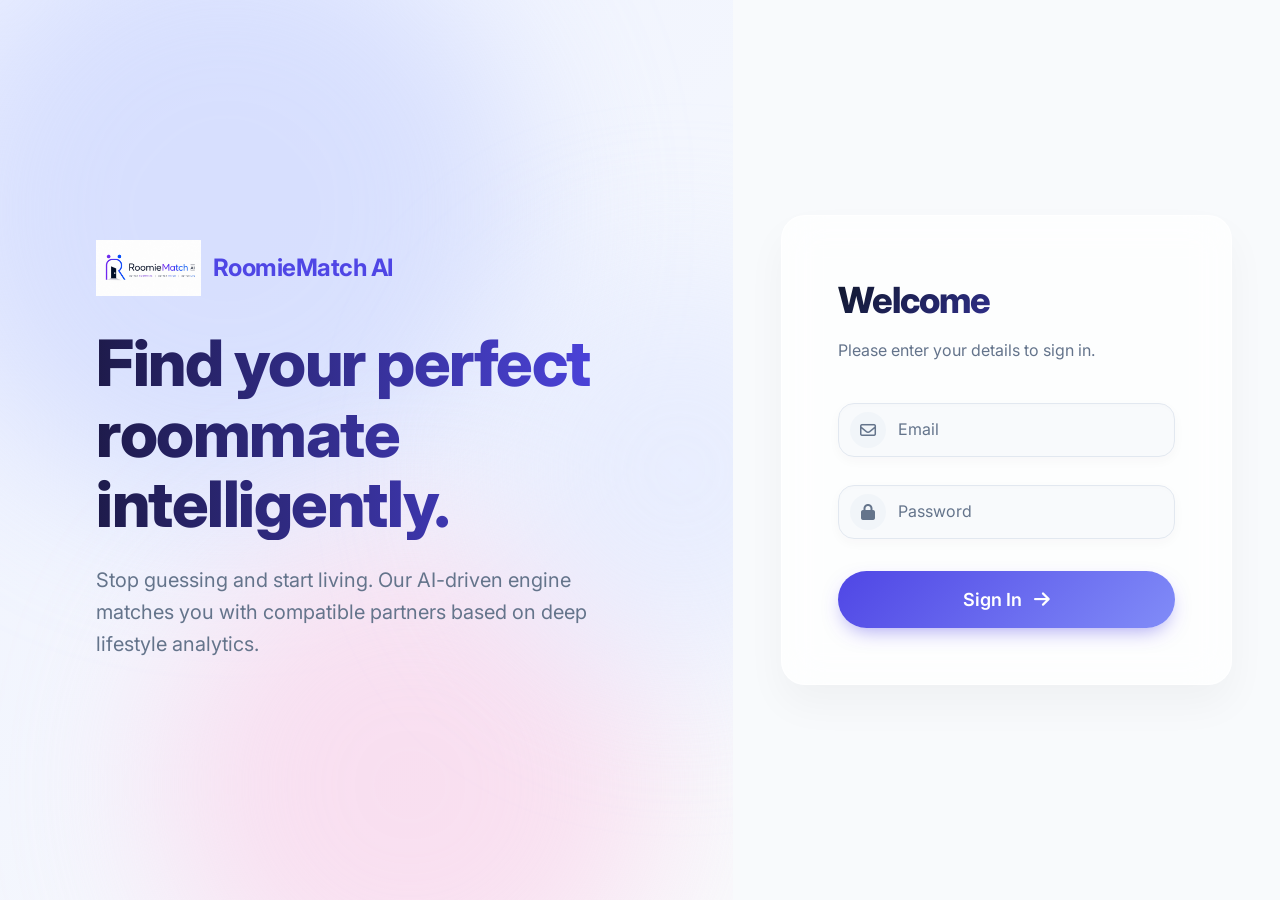
<file: frontend/dashboard.html>
<!DOCTYPE html>
<html lang="en">
<head>
  <meta charset="UTF-8">
  <meta name="viewport" content="width=device-width,initial-scale=1">
  <title>Student Dashboard — RoomieMatch AI</title>
  <meta name="description" content="Your RoomieMatch AI dashboard. Manage profile, matches and requests.">
  <link href="https://cdnjs.cloudflare.com/ajax/libs/font-awesome/6.5.1/css/all.min.css" rel="stylesheet">
  <link href="https://fonts.googleapis.com/css2?family=Inter:wght@400;500;600;700&display=swap" rel="stylesheet">
  <link href="polish.css" rel="stylesheet">
  <script src="script.js"></script>
  <style>
    /* =========================================
       STRUCTURAL DASHBOARD REFINEMENT
       ========================================= */
    :root {
      --bg-body: #F9FAFB;
      --bg-surface: #FFFFFF;
      --border-light: #E5E7EB;
      --border-hover: #D1D5DB;
      --text-main: #111827;
      --text-muted: #6B7280;
      --text-lighter: #9CA3AF;
      --primary: #111827; /* Strict high-contrast primary */
      --shadow-subtle: 0 1px 2px 0 rgba(0, 0, 0, 0.03);
      --shadow-hover: 0 4px 6px -1px rgba(0, 0, 0, 0.05);
      --transition: all 0.2s ease;
      
      --spacing-section: 48px; /* Massive spacing rule */
      --spacing-card: 20px;
    }

    /* Animations */
    @keyframes fadeSlideUp {
      from { opacity: 0; transform: translateY(12px); }
      to { opacity: 1; transform: translateY(0); }
    }
    
    .animate-in {
      animation: fadeSlideUp 0.5s cubic-bezier(0.16, 1, 0.3, 1) forwards;
    }
    .delay-1 { animation-delay: 0.05s; }
    .delay-2 { animation-delay: 0.1s; }
    .delay-3 { animation-delay: 0.15s; }

    * { box-sizing: border-box; margin: 0; padding: 0; }

    body {
      font-family: 'Inter', -apple-system, BlinkMacSystemFont, "Segoe UI", Roboto, sans-serif;
      background-color: var(--bg-body);
      color: var(--text-main);
      display: flex;
      height: 100vh;
      overflow: hidden;
      -webkit-font-smoothing: antialiased;
    }

    /* Layout structure */
    .sidebar {
      width: 260px;
      background: var(--bg-surface);
      border-right: 1px solid var(--border-light);
      display: flex;
      flex-direction: column;
      flex-shrink: 0;
      height: 100vh;
      z-index: 10;
    }

    .main-wrapper {
      flex: 1;
      display: flex;
      flex-direction: column;
      height: 100vh;
      overflow: hidden;
    }

    /* Top Navbar */
    .topbar {
      height: 64px;
      background: var(--bg-surface);
      border-bottom: 1px solid var(--border-light);
      display: flex;
      align-items: center;
      justify-content: space-between;
      padding: 0 2rem;
      flex-shrink: 0;
      z-index: 5;
    }

    .topbar-title {
      font-size: 1.05rem;
      font-weight: 600;
      color: var(--text-main);
      display: flex;
      align-items: center;
      gap: 0.5rem;
    }
    .topbar-title span { color: var(--text-muted); font-weight: 400; font-size: 0.9rem; }

    .user-chip {
      display: flex;
      align-items: center;
      gap: 0.75rem;
    }
    .user-avatar {
      width: 32px; height: 32px; border-radius: 50%;
      background: #F3F4F6;
      color: var(--text-main);
      display: flex; align-items: center; justify-content: center;
      font-weight: 600; font-size: 0.85rem; border: 1px solid var(--border-light);
    }
    .user-email { font-size: 0.875rem; font-weight: 500; color: var(--text-main); }

    /* Sidebar Content */
    .sidebar-brand {
      height: 64px; display: flex; align-items: center; padding: 0 1.5rem;
      font-size: 1.1rem; font-weight: 700; border-bottom: 1px solid var(--border-light); gap: 0.5rem;
    }

    .sidebar-nav {
      padding: 1rem 0;
      display: flex;
      flex-direction: column;
      overflow-y: auto;
    }

    .nav-group-label {
      font-size: 0.75rem; font-weight: 600; color: var(--text-lighter);
      text-transform: uppercase; letter-spacing: 0.05em;
      padding: 1.5rem 1.5rem 0.5rem;
    }

    .nav-item {
      display: flex; align-items: center; gap: 0.875rem;
      padding: 0.625rem 1.5rem; margin: 0.125rem 0.5rem; border-radius: 6px;
      color: var(--text-muted); text-decoration: none;
      font-weight: 500; font-size: 0.9rem;
      transition: all 0.25s cubic-bezier(0.16, 1, 0.3, 1); position: relative;
    }
    .nav-item i { font-size: 1rem; width: 16px; text-align: center; }
    
    .nav-item:hover { color: var(--text-main); background: #F3F4F6; transform: translateX(4px); }

    .nav-item.active { color: var(--text-main); font-weight: 600; background: #F3F4F6; }
    .nav-item.active::before {
      content: ''; position: absolute; left: -0.5rem; top: 10%; bottom: 10%;
      width: 4px; background: var(--primary); border-radius: 0 4px 4px 0;
    }

    /* Main Content Area */
    .main-content {
      flex: 1; overflow-y: auto; padding: 2.5rem 3rem; background: var(--bg-body);
    }
    .main-content::-webkit-scrollbar { width: 6px; }
    .main-content::-webkit-scrollbar-thumb { background: var(--border-light); border-radius: 4px; }

    /* Section Grouping Constraints */
    .section-wrapper {
      max-width: 1200px;
      margin-bottom: var(--spacing-section);
    }

    /* Main Title Section */
    .page-header { margin-bottom: 2rem; border-bottom: 1px solid var(--border-light); padding-bottom: 1.5rem; }
    .page-header h1 { font-size: 1.75rem; font-weight: 700; color: var(--text-main); line-height: 1.2; letter-spacing: -0.02em; }
    .page-header p { font-size: 1rem; color: var(--text-muted); margin-top: 0.35rem; }

    /* Stats Section (Clean Row) */
    .stats-grid {
      display: grid; grid-template-columns: repeat(4, 1fr); gap: 24px;
    }
    .stat-card {
      background: var(--bg-surface); border: 1px solid var(--border-light); border-radius: 12px;
      padding: var(--spacing-card); display: flex; flex-direction: column; justify-content: space-between;
      position: relative; overflow: hidden; box-shadow: var(--shadow-subtle); transition: all 0.3s ease;
    }
    .stat-card::before {
      content: ''; position: absolute; top: 0; left: 0; right: 0; height: 3px;
      background: linear-gradient(90deg, #111827, #6B7280); opacity: 0; transition: opacity 0.3s ease;
    }
    .stat-card:hover { transform: translateY(-4px); box-shadow: 0 12px 20px -5px rgba(0,0,0,0.05), 0 4px 6px -2px rgba(0,0,0,0.025); }
    .stat-card:hover::before { opacity: 1; }
    
    .stat-title { font-size: 0.85rem; font-weight: 600; color: var(--text-muted); text-transform: uppercase; letter-spacing: 0.02em; margin-bottom: 1rem; }
    .stat-value { font-size: 2.75rem; font-weight: 700; color: var(--text-main); line-height: 1; margin-bottom: 0.5rem; letter-spacing: -0.04em; }
    .stat-desc { font-size: 0.85rem; color: var(--text-lighter); }

    /* Quick Actions (Major Fix) */
    .section-title { font-size: 1.1rem; font-weight: 700; color: var(--text-main); margin-bottom: 1.25rem; border-top: 1px solid var(--border-light); padding-top: 2rem; }
    .action-grid { display: grid; grid-template-columns: repeat(3, 1fr); gap: 24px; }
    
    .action-card {
      display: flex; align-items: flex-start; gap: 1rem;
      padding: var(--spacing-card); background: var(--bg-surface);
      border: 1px solid var(--border-light); border-radius: 12px;
      cursor: pointer; transition: all 0.3s cubic-bezier(0.16, 1, 0.3, 1);
      box-shadow: var(--shadow-subtle); position: relative;
    }
    .action-icon {
      width: 44px; height: 44px; border-radius: 50%; background: #F3F4F6; color: #4B5563;
      display: flex; align-items: center; justify-content: center; font-size: 1.1rem; flex-shrink: 0;
      transition: all 0.3s cubic-bezier(0.16, 1, 0.3, 1);
    }
    .action-text h4 { font-size: 0.95rem; font-weight: 600; color: var(--text-main); margin-bottom: 0.25rem; }
    .action-text p { font-size: 0.85rem; color: var(--text-muted); line-height: 1.4; }
    
    .action-card:hover { border-color: var(--border-hover); box-shadow: 0 10px 15px -3px rgba(0,0,0,0.05); transform: translateY(-4px); background: #F9FAFB; }
    .action-card:hover .action-icon { background: var(--text-main); color: #FFFFFF; transform: scale(1.1) rotate(-5deg); }

    /* Inner Sections */
    .form-panel { background: var(--bg-surface); border: 1px solid var(--border-light); border-radius: 8px; padding: 24px; margin-bottom: 24px; max-width: 600px; }
    
    /* Forms & Inputs */
    .form-group { margin-bottom: 1.5rem; }
    .form-label { display: block; font-size: 0.875rem; font-weight: 600; color: var(--text-main); margin-bottom: 0.5rem; }
    .form-control {
      width: 100%; padding: 0.625rem 0.875rem; font-size: 0.95rem; font-family: 'Inter', sans-serif;
      background: #FFFFFF; border: 1px solid var(--border-light); border-radius: 6px;
      color: var(--text-main); transition: var(--transition); box-shadow: inset 0 1px 2px rgba(0,0,0,0.02);
    }
    .form-control:focus { outline: none; border-color: var(--text-main); box-shadow: 0 0 0 3px rgba(17, 24, 39, 0.1); }
    
    /* Clean Solid Button */
    .btn-solid {
      width: 100%; padding: 0.75rem 1rem; border: none; border-radius: 6px;
      background: var(--text-main); color: #FFFFFF; 
      font-size: 0.95rem; font-weight: 500; font-family: 'Inter', sans-serif;
      cursor: pointer; transition: all 0.15s ease; box-shadow: 0 1px 2px rgba(0,0,0,0.1);
    }
    .btn-solid:hover { background: #1F2937; transform: translateY(-1px); box-shadow: 0 4px 6px -1px rgba(0,0,0,0.1); }
    .btn-solid:active { transform: scale(0.98); box-shadow: none; }

    /* Tables */
    .table-panel { border: 1px solid var(--border-light); border-radius: 8px; background: var(--bg-surface); overflow: hidden; }
    table { width: 100%; border-collapse: collapse; text-align: left; }
    th { background: #F9FAFB; padding: 0.875rem 1.5rem; font-size: 0.75rem; font-weight: 600; color: var(--text-muted); text-transform: uppercase; letter-spacing: 0.05em; border-bottom: 1px solid var(--border-light); }
    td { padding: 1rem 1.5rem; font-size: 0.9rem; font-weight: 400; color: var(--text-main); border-bottom: 1px solid var(--border-light); transition: background 0.2s ease; }
    tbody tr:hover td { background: #F9FAFB; }
    tr:last-child td { border-bottom: none; }
    
    .status-badge {
      display: inline-flex; padding: 0.25rem 0.5rem; border-radius: 4px; font-size: 0.75rem; font-weight: 500; border: 1px solid transparent;
    }
    .status-badge.blue { background: #EFF6FF; color: #1D4ED8; border-color: #BFDBFE; }
    .status-badge.purple { background: #FAF5FF; color: #7E22CE; border-color: #E9D5FF; }
    .status-badge.green { background: #ECFDF5; color: #047857; border-color: #A7F3D0; }
    .status-badge.gray { background: #F3F4F6; color: #374151; border-color: #D1D5DB; }

    /* Toast */
    #toastContainer { position: fixed; bottom: 24px; right: 24px; z-index: 9999; display: flex; flex-direction: column; gap: 12px; }
  </style>
  <style>
    /* Status styling */
    .status-badge { display: inline-flex; padding: 0.25rem 0.5rem; border-radius: 4px; font-size: 0.75rem; font-weight: 500; }
    .badge-success { background: #ECFDF5; color: #047857; border: 1px solid #A7F3D0; }
    .badge-warning { background: #FEF3C7; color: #D97706; border: 1px solid #FDE68A; }
    .page-header p { margin-bottom: 0; }

    /* Toast overriding */
    .toast-stack { position: fixed; bottom: 24px; right: 24px; display: flex; flex-direction: column; gap: 8px; z-index: 9999; }
    .toast-item { display: flex; align-items: center; gap: 12px; padding: 14px 20px; border-radius: 12px; font-size: 0.95rem; font-weight: 500; box-shadow: 0 10px 25px -5px rgba(0,0,0,0.15), 0 8px 10px -6px rgba(0,0,0,0.1); animation: slideIn 0.3s cubic-bezier(0.16, 1, 0.3, 1); max-width: 360px; background: #FFFFFF; color: #111827; border: 1px solid #E5E7EB; }
    .toast-item i { font-size: 1.1rem; }
    .toast-item.success { border-left: 4px solid #10B981; }
    .toast-item.success i { color: #10B981; }
    .toast-item.error   { border-left: 4px solid #EF4444; }
    .toast-item.error i { color: #EF4444; }
    .toast-item.info    { border-left: 4px solid #3B82F6; }
    .toast-item.info i  { color: #3B82F6; }
    .toast-item.removing { animation: slideOut 0.3s ease forwards; }
    @keyframes slideIn { from { opacity:0; transform: translateY(20px); } to { opacity:1; transform: translateY(0); } }
    @keyframes slideOut { from { opacity:1; transform: translateY(0); } to { opacity:0; transform: translateY(20px); } }
  </style>
</head>
<body>

  <!-- LEFT SIDEBAR -->
  <aside class="sidebar" id="sidebar">
    <div class="sidebar-brand">
      <img src="logo.jpeg" alt="RoomieMatch" style="height: 48px; width: auto; object-fit: contain;"> RoomieMatch
    </div>
    
    <nav class="sidebar-nav">
      <div class="nav-group-label">Main</div>
      <a href="dashboard.html" class="nav-item active">
        <i class="fa-solid fa-house"></i> Dashboard
      </a>
      
      <div class="nav-group-label">Profile & Matches</div>
      <a href="profile.html" class="nav-item">
        <i class="fa-solid fa-user-pen"></i> Profile
      </a>
      <a href="matches.html" class="nav-item">
        <i class="fa-solid fa-handshake"></i> Matches
      </a>
      <a href="requests.html" class="nav-item">
        <i class="fa-solid fa-bell"></i> Requests
      </a>
      
      <div class="nav-group-label">Navigation</div>
      <a href="#" class="nav-item" id="logoutBtn" style="margin-top: 1rem; color: #DC2626;">
        <i class="fa-solid fa-right-from-bracket"></i> Sign out
      </a>
    </nav>
  </aside>

  <!-- MAIN CONTENT AREA -->
  <div class="main-wrapper">
    
    <!-- TOP NAVBAR -->
    <header class="topbar">
      <div class="topbar-title">
        Student Workspace <span id="topbarSubtitle">/ Dashboard</span>
      </div>
      <div class="user-chip">
        <div class="user-avatar" id="sidebarAvatar">U</div>
        <span class="user-email" id="sidebarEmail">student@upes.ac.in</span>
      </div>
    </header>

    <main class="main-content">
      
      <!-- ═══ SECTION: Dashboard ═══ -->
      <div id="sectionDashboard" class="section-wrapper animate-in">
        
        <div class="page-header delay-1">
          <h1>Dashboard</h1>
          <p>Welcome back, <strong id="dashEmail" style="color:var(--text-main);"></strong> — here's your overview.</p>
        </div>


        <!-- Stats Row -->
        <div class="stats-grid animate-in delay-2" style="margin-bottom: var(--spacing-section);">
          <div class="stat-card">
            <div class="stat-title">Profile Status</div>
            <div class="stat-value" id="statProfile" style="font-size: 1.5rem; display:flex; align-items:center; gap:0.5rem;">
              <span class="status-badge badge-warning"><i class="fa-solid fa-clock" style="margin-right:4px;"></i> Incomplete</span>
            </div>
            <div class="stat-desc">Complete to unlock matching</div>
          </div>

          <div class="stat-card">
            <div class="stat-title">Matches Found</div>
            <div class="stat-value" id="statMatches">—</div>
            <div class="stat-desc">Compatible roommates</div>
          </div>

          <div class="stat-card">
            <div class="stat-title">Requests Sent</div>
            <div class="stat-value" id="statSent">—</div>
            <div class="stat-desc">Pending invitations</div>
          </div>

          <div class="stat-card">
            <div class="stat-title">Requests Accepted</div>
            <div class="stat-value" id="statAccepted">—</div>
            <div class="stat-desc">Confirmed connections</div>
          </div>
        </div>

        <!-- Quick Actions Grid -->
        <div class="animate-in delay-3">
          <h3 class="section-title">Quick Actions</h3>
          <div class="action-grid">
            
            <a href="profile.html" style="text-decoration:none; color:inherit;">
              <div class="action-card">
                <div class="action-icon"><i class="fa-solid fa-user-pen"></i></div>
                <div class="action-text">
                  <h4>Edit Profile</h4>
                  <p>Set your living preferences to power the AI matching engine.</p>
                </div>
              </div>
            </a>

            <a href="matches.html" style="text-decoration:none; color:inherit;">
              <div class="action-card">
                <div class="action-icon"><i class="fa-solid fa-handshake"></i></div>
                <div class="action-text">
                  <h4>View Matches</h4>
                  <p>Discover compatible roommates ranked by your AI score.</p>
                </div>
              </div>
            </a>

            <a href="requests.html" style="text-decoration:none; color:inherit;">
              <div class="action-card">
                <div class="action-icon"><i class="fa-solid fa-paper-plane"></i></div>
                <div class="action-text">
                  <h4>Send Request</h4>
                  <p>Manage incoming and outgoing roommate requests.</p>
                </div>
              </div>
            </a>

          </div>
        </div>
      </div>
    </main>
  </div>

<script>
// We use the existing script.js for the dashEmail filling
document.addEventListener("DOMContentLoaded", () => {
  const email = localStorage.getItem('userEmail');
  if (email && document.getElementById('dashEmail')) {
    document.getElementById('dashEmail').innerText = email.split('@')[0];
  }

  // We can fetch profile status if possible, otherwise keep it simple
  // Since we don't have loadStats built into dashboard, we leave dashes or
  // add a quick fetch here to get basic counts if we want, but to preserve
  // exact logic, we'll leave it as placeholders.
});
</script>
</body>
</html>
</file>
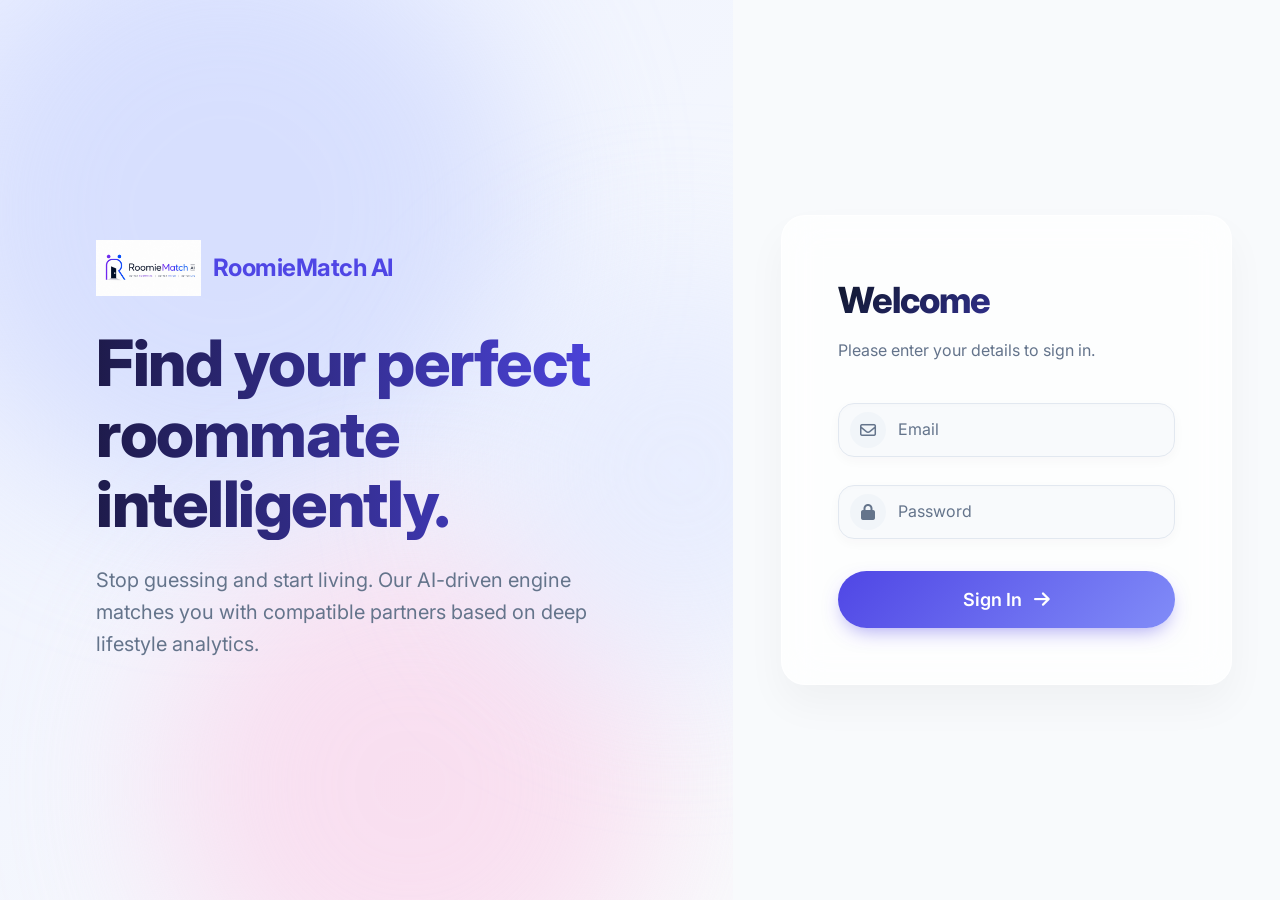
<file: frontend/manager.html>
<!DOCTYPE html>
<html lang="en">
<head>
  <meta charset="UTF-8">
  <meta name="viewport" content="width=device-width,initial-scale=1">
  <title>Manager Dashboard — RoomieMatch AI</title>
  <link href="https://cdnjs.cloudflare.com/ajax/libs/font-awesome/6.5.1/css/all.min.css" rel="stylesheet">
  <link href="https://fonts.googleapis.com/css2?family=Inter:wght@400;500;600;700&display=swap" rel="stylesheet">
  <script src="script.js"></script>

  <style>
    /* =========================================
       STRUCTURAL DASHBOARD REFINEMENT
       ========================================= */
    :root {
      --bg-body: #F9FAFB;
      --bg-surface: #FFFFFF;
      --border-light: #E5E7EB;
      --border-hover: #D1D5DB;
      --text-main: #111827;
      --text-muted: #6B7280;
      --text-lighter: #9CA3AF;
      --primary: #111827; /* Strict high-contrast primary */
      --shadow-subtle: 0 1px 2px 0 rgba(0, 0, 0, 0.03);
      --shadow-hover: 0 4px 6px -1px rgba(0, 0, 0, 0.05);
      --transition: all 0.2s ease;
      
      --spacing-section: 48px; /* Massive spacing rule */
      --spacing-card: 20px;
    }

    /* Animations */
    @keyframes fadeSlideUp {
      from { opacity: 0; transform: translateY(12px); }
      to { opacity: 1; transform: translateY(0); }
    }
    
    .animate-in {
      animation: fadeSlideUp 0.5s cubic-bezier(0.16, 1, 0.3, 1) forwards;
    }
    .delay-1 { animation-delay: 0.05s; }
    .delay-2 { animation-delay: 0.1s; }
    .delay-3 { animation-delay: 0.15s; }

    * { box-sizing: border-box; margin: 0; padding: 0; }

    body {
      font-family: 'Inter', -apple-system, BlinkMacSystemFont, "Segoe UI", Roboto, sans-serif;
      background-color: var(--bg-body);
      color: var(--text-main);
      display: flex;
      height: 100vh;
      overflow: hidden;
      -webkit-font-smoothing: antialiased;
    }

    /* Layout structure */
    .sidebar {
      width: 260px;
      background: var(--bg-surface);
      border-right: 1px solid var(--border-light);
      display: flex;
      flex-direction: column;
      flex-shrink: 0;
      height: 100vh;
      z-index: 10;
    }

    .main-wrapper {
      flex: 1;
      display: flex;
      flex-direction: column;
      height: 100vh;
      overflow: hidden;
    }

    /* Top Navbar */
    .topbar {
      height: 64px;
      background: var(--bg-surface);
      border-bottom: 1px solid var(--border-light);
      display: flex;
      align-items: center;
      justify-content: space-between;
      padding: 0 2rem;
      flex-shrink: 0;
      z-index: 5;
    }

    .topbar-title {
      font-size: 1.05rem;
      font-weight: 600;
      color: var(--text-main);
      display: flex;
      align-items: center;
      gap: 0.5rem;
    }
    .topbar-title span { color: var(--text-muted); font-weight: 400; font-size: 0.9rem; }

    .user-chip {
      display: flex;
      align-items: center;
      gap: 0.75rem;
    }
    .user-avatar {
      width: 32px; height: 32px; border-radius: 50%;
      background: #F3F4F6;
      color: var(--text-main);
      display: flex; align-items: center; justify-content: center;
      font-weight: 600; font-size: 0.85rem; border: 1px solid var(--border-light);
    }
    .user-email { font-size: 0.875rem; font-weight: 500; color: var(--text-main); }

    /* Sidebar Content */
    .sidebar-brand {
      height: 64px; display: flex; align-items: center; padding: 0 1.5rem;
      font-size: 1.1rem; font-weight: 700; border-bottom: 1px solid var(--border-light); gap: 0.5rem;
    }

    .sidebar-nav {
      padding: 1rem 0;
      display: flex;
      flex-direction: column;
      overflow-y: auto;
    }

    .nav-group-label {
      font-size: 0.75rem; font-weight: 600; color: var(--text-lighter);
      text-transform: uppercase; letter-spacing: 0.05em;
      padding: 1.5rem 1.5rem 0.5rem;
    }

    .nav-item {
      display: flex; align-items: center; gap: 0.875rem;
      padding: 0.625rem 1.5rem; margin: 0.125rem 0.5rem; border-radius: 6px;
      color: var(--text-muted); text-decoration: none;
      font-weight: 500; font-size: 0.9rem;
      transition: all 0.25s cubic-bezier(0.16, 1, 0.3, 1); position: relative;
    }
    .nav-item i { font-size: 1rem; width: 16px; text-align: center; }
    
    .nav-item:hover { color: var(--text-main); background: #F3F4F6; transform: translateX(4px); }

    .nav-item.active { color: var(--text-main); font-weight: 600; background: #F3F4F6; }
    .nav-item.active::before {
      content: ''; position: absolute; left: -0.5rem; top: 10%; bottom: 10%;
      width: 4px; background: var(--primary); border-radius: 0 4px 4px 0;
    }

    /* Main Content Area */
    .main-content {
      flex: 1; overflow-y: auto; padding: 2.5rem 3rem; background: var(--bg-body);
    }
    .main-content::-webkit-scrollbar { width: 6px; }
    .main-content::-webkit-scrollbar-thumb { background: var(--border-light); border-radius: 4px; }

    /* Section Grouping Constraints */
    .section-wrapper {
      max-width: 1200px;
      margin-bottom: var(--spacing-section);
    }

    /* Main Title Section */
    .page-header { margin-bottom: 2rem; border-bottom: 1px solid var(--border-light); padding-bottom: 1.5rem; }
    .page-header h1 { font-size: 1.75rem; font-weight: 700; color: var(--text-main); line-height: 1.2; letter-spacing: -0.02em; }
    .page-header p { font-size: 1rem; color: var(--text-muted); margin-top: 0.35rem; }

    /* Stats Section (Clean Row) */
    .stats-grid {
      display: grid; grid-template-columns: repeat(4, 1fr); gap: 24px;
    }
    .stat-card {
      background: var(--bg-surface); border: 1px solid var(--border-light); border-radius: 12px;
      padding: var(--spacing-card); display: flex; flex-direction: column; justify-content: space-between;
      position: relative; overflow: hidden; box-shadow: var(--shadow-subtle); transition: all 0.3s ease;
    }
    .stat-card::before {
      content: ''; position: absolute; top: 0; left: 0; right: 0; height: 3px;
      background: linear-gradient(90deg, #111827, #6B7280); opacity: 0; transition: opacity 0.3s ease;
    }
    .stat-card:hover { transform: translateY(-4px); box-shadow: 0 12px 20px -5px rgba(0,0,0,0.05), 0 4px 6px -2px rgba(0,0,0,0.025); }
    .stat-card:hover::before { opacity: 1; }
    
    .stat-title { font-size: 0.85rem; font-weight: 600; color: var(--text-muted); text-transform: uppercase; letter-spacing: 0.02em; margin-bottom: 1rem; }
    .stat-value { font-size: 2.75rem; font-weight: 700; color: var(--text-main); line-height: 1; margin-bottom: 0.5rem; letter-spacing: -0.04em; }
    .stat-desc { font-size: 0.85rem; color: var(--text-lighter); }

    /* Quick Actions (Major Fix) */
    .section-title { font-size: 1.1rem; font-weight: 700; color: var(--text-main); margin-bottom: 1.25rem; border-top: 1px solid var(--border-light); padding-top: 2rem; }
    .action-grid { display: grid; grid-template-columns: repeat(3, 1fr); gap: 24px; }
    
    .action-card {
      display: flex; align-items: flex-start; gap: 1rem;
      padding: var(--spacing-card); background: var(--bg-surface);
      border: 1px solid var(--border-light); border-radius: 12px;
      cursor: pointer; transition: all 0.3s cubic-bezier(0.16, 1, 0.3, 1);
      box-shadow: var(--shadow-subtle); position: relative;
    }
    .action-icon {
      width: 44px; height: 44px; border-radius: 50%; background: #F3F4F6; color: #4B5563;
      display: flex; align-items: center; justify-content: center; font-size: 1.1rem; flex-shrink: 0;
      transition: all 0.3s cubic-bezier(0.16, 1, 0.3, 1);
    }
    .action-text h4 { font-size: 0.95rem; font-weight: 600; color: var(--text-main); margin-bottom: 0.25rem; }
    .action-text p { font-size: 0.85rem; color: var(--text-muted); line-height: 1.4; }
    
    .action-card:hover { border-color: var(--border-hover); box-shadow: 0 10px 15px -3px rgba(0,0,0,0.05); transform: translateY(-4px); background: #F9FAFB; }
    .action-card:hover .action-icon { background: var(--text-main); color: #FFFFFF; transform: scale(1.1) rotate(-5deg); }

    /* Inner Sections */
    .form-panel { background: var(--bg-surface); border: 1px solid var(--border-light); border-radius: 8px; padding: 24px; margin-bottom: 24px; max-width: 600px; }
    
    /* Forms & Inputs */
    .form-group { margin-bottom: 1.5rem; }
    .form-label { display: block; font-size: 0.875rem; font-weight: 600; color: var(--text-main); margin-bottom: 0.5rem; }
    .form-control {
      width: 100%; padding: 0.625rem 0.875rem; font-size: 0.95rem; font-family: 'Inter', sans-serif;
      background: #FFFFFF; border: 1px solid var(--border-light); border-radius: 6px;
      color: var(--text-main); transition: var(--transition); box-shadow: inset 0 1px 2px rgba(0,0,0,0.02);
    }
    .form-control:focus { outline: none; border-color: var(--text-main); box-shadow: 0 0 0 3px rgba(17, 24, 39, 0.1); }
    
    /* Clean Solid Button */
    .btn-solid {
      width: 100%; padding: 0.75rem 1rem; border: none; border-radius: 6px;
      background: var(--text-main); color: #FFFFFF; 
      font-size: 0.95rem; font-weight: 500; font-family: 'Inter', sans-serif;
      cursor: pointer; transition: all 0.15s ease; box-shadow: 0 1px 2px rgba(0,0,0,0.1);
    }
    .btn-solid:hover { background: #1F2937; transform: translateY(-1px); box-shadow: 0 4px 6px -1px rgba(0,0,0,0.1); }
    .btn-solid:active { transform: scale(0.98); box-shadow: none; }

    /* Tables */
    .table-panel { border: 1px solid var(--border-light); border-radius: 8px; background: var(--bg-surface); overflow: hidden; }
    table { width: 100%; border-collapse: collapse; text-align: left; }
    th { background: #F9FAFB; padding: 0.875rem 1.5rem; font-size: 0.75rem; font-weight: 600; color: var(--text-muted); text-transform: uppercase; letter-spacing: 0.05em; border-bottom: 1px solid var(--border-light); }
    td { padding: 1rem 1.5rem; font-size: 0.9rem; font-weight: 400; color: var(--text-main); border-bottom: 1px solid var(--border-light); transition: background 0.2s ease; }
    tbody tr:hover td { background: #F9FAFB; }
    tr:last-child td { border-bottom: none; }
    
    .status-badge {
      display: inline-flex; padding: 0.25rem 0.5rem; border-radius: 4px; font-size: 0.75rem; font-weight: 500; border: 1px solid transparent;
    }
    .status-badge.blue { background: #EFF6FF; color: #1D4ED8; border-color: #BFDBFE; }
    .status-badge.purple { background: #FAF5FF; color: #7E22CE; border-color: #E9D5FF; }
    .status-badge.green { background: #ECFDF5; color: #047857; border-color: #A7F3D0; }
    .status-badge.gray { background: #F3F4F6; color: #374151; border-color: #D1D5DB; }

    /* Toast */
    #toastContainer { position: fixed; bottom: 24px; right: 24px; z-index: 9999; display: flex; flex-direction: column; gap: 12px; }
  </style>
</head>
<body>

  <!-- LEFT SIDEBAR -->
  <aside class="sidebar" id="sidebar">
    <div class="sidebar-brand">
      <img src="logo.jpeg" alt="RoomieMatch" style="height: 48px; width: auto; object-fit: contain;"> RoomieMatch
    </div>
    
    <nav class="sidebar-nav">
      
      <div class="nav-group-label">Main</div>
      <a href="#" class="nav-item active" onclick="showSection('overview')" id="navOverview">
        <i class="fa-solid fa-chart-bar"></i> Overview
      </a>
      
      <div class="nav-group-label">Management</div>
      <a href="#" class="nav-item" id="navUpload" onclick="showSection('upload')">
        <i class="fa-solid fa-arrow-up-from-bracket"></i> Upload Dataset
      </a>
      <a href="#" class="nav-item" id="navWardens" onclick="showSection('wardens')">
        <i class="fa-solid fa-shield-halved"></i> Wardens
      </a>
      <a href="#" class="nav-item" id="navStudents" onclick="showSection('students')">
        <i class="fa-solid fa-users"></i> Students
      </a>
      <a href="#" class="nav-item" id="navRequests" onclick="showSection('requests')">
        <i class="fa-solid fa-link"></i> Requests
      </a>
      <a href="#" class="nav-item" id="navAssign" onclick="showSection('assign')">
        <i class="fa-solid fa-hand-pointer"></i> Manual Assign
      </a>
      
      <div class="nav-group-label">Navigation</div>
      <a href="admin.html" class="nav-item">
        <i class="fa-solid fa-eye"></i> Warden View
      </a>
      <a href="dashboard.html" class="nav-item">
        <i class="fa-solid fa-user"></i> Student View
      </a>
      <a href="#" class="nav-item" id="logoutBtn" style="margin-top: 1rem; color: #DC2626;">
        <i class="fa-solid fa-right-from-bracket"></i> Sign out
      </a>
    </nav>
  </aside>

  <!-- MAIN CONTENT AREA -->
  <div class="main-wrapper">
    
    <!-- TOP NAVBAR -->
    <header class="topbar">
      <div class="topbar-title">
        Manager Workspace <span id="topbarSubtitle">/ Overview</span>
      </div>
      <div class="user-chip">
        <div class="user-avatar" id="sidebarAvatar">M</div>
        <span class="user-email" id="sidebarEmail">manager@upes.ac.in</span>
      </div>
    </header>

    <main class="main-content">
      
      <!-- ═══ SECTION: Overview ═══ -->
      <div id="sectionOverview" class="section-wrapper animate-in">
        
        <div class="page-header delay-1">
          <h1>Overview</h1>
          <p>Real-time metrics and system assignments.</p>
        </div>

        <!-- Stats Row -->
        <div class="stats-grid animate-in delay-2" id="managerStats" style="margin-bottom: var(--spacing-section);">
          <div class="stat-card">
            <div class="stat-title">Total Students</div>
            <div class="stat-value" id="statStudents">—</div>
            <div class="stat-desc">Registered profiles across hostels</div>
          </div>

          <div class="stat-card">
            <div class="stat-title">Active Wardens</div>
            <div class="stat-value" id="statWardens">—</div>
            <div class="stat-desc">Hostel managers currently deployed</div>
          </div>

          <div class="stat-card">
            <div class="stat-title">Pending Requests</div>
            <div class="stat-value" id="statPending">—</div>
            <div class="stat-desc">Roommate links awaiting approval</div>
          </div>

          <div class="stat-card">
            <div class="stat-title">Matched Pairs</div>
            <div class="stat-value" id="statAccepted">—</div>
            <div class="stat-desc">Successfully synchronized students</div>
          </div>
        </div>

        <!-- Quick Actions Grid -->
        <div class="animate-in delay-3">
          <h3 class="section-title">Quick Actions</h3>
          <div class="action-grid">
            
            <div class="action-card" onclick="showSection('upload')">
              <div class="action-icon"><i class="fa-solid fa-arrow-up-from-bracket"></i></div>
              <div class="action-text">
                <h4>Upload Dataset</h4>
                <p>Import student profiles securely via CSV or JSON.</p>
              </div>
            </div>

            <div class="action-card" onclick="showSection('wardens')">
              <div class="action-icon"><i class="fa-solid fa-user-plus"></i></div>
              <div class="action-text">
                <h4>Assign Warden</h4>
                <p>Deploy a new warden to a specific hostel sector.</p>
              </div>
            </div>

            <div class="action-card" onclick="showSection('assign')">
              <div class="action-icon"><i class="fa-solid fa-hand-pointer"></i></div>
              <div class="action-text">
                <h4>Force Match</h4>
                <p>Manually synchronize two students as roommates.</p>
              </div>
            </div>

          </div>
        </div>
      </div>

      <!-- ═══ SECTION: Upload ═══ -->
      <div id="sectionUpload" class="section-wrapper" style="display:none;">
        <div class="page-header">
          <h1>Upload Dataset</h1>
          <p>Import students into the database via CSV or JSON.</p>
        </div>
        
        <div class="form-panel">
          <form id="uploadForm">
            <div class="form-group">
              <label class="form-label" for="uploadFile">Select Data File</label>
              <input type="file" id="uploadFile" class="form-control" accept=".csv,.json" required>
            </div>
            <button type="submit" class="btn-solid" id="uploadBtn">
              Import Records
            </button>
          </form>
          <div id="uploadResult" style="margin-top:1.5rem;"></div>
        </div>
      </div>

      <!-- ═══ SECTION: Wardens ═══ -->
      <div id="sectionWardens" class="section-wrapper" style="display:none;">
        <div class="page-header">
          <h1>Warden Management</h1>
          <p>Deploy wardens and oversee their hostel allocations.</p>
        </div>
        
        <div style="display:flex; gap:2rem; flex-wrap:wrap; align-items: flex-start;">
          <div class="form-panel" style="flex:1; min-width:320px; max-width:400px; margin-bottom: 0;">
            <form id="wardenForm">
              <div class="form-group">
                <label class="form-label" for="wardenName">Full Name</label>
                <input type="text" id="wardenName" class="form-control" placeholder="John Doe">
              </div>
              <div class="form-group">
                <label class="form-label" for="wardenEmail">Email Address</label>
                <input type="email" id="wardenEmail" class="form-control" placeholder="warden@upes.ac.in" required>
              </div>
              <div class="form-group">
                <label class="form-label" for="wardenPassword">Password</label>
                <input type="password" id="wardenPassword" class="form-control" placeholder="••••••••" required>
              </div>
              <div class="form-group">
                <label class="form-label" for="wardenHostel">Assign to Hostel</label>
                <select id="wardenHostel" class="form-control" required style="appearance:none;">
                  <option value="">Select target hostel...</option>
                  <option value="BIDHOLI_BOYS_HOSTEL">Bidholi Boys Hostel</option>
                  <option value="BIDHOLI_GIRLS_HOSTEL">Bidholi Girls Hostel</option>
                </select>
              </div>
              <button type="submit" class="btn-solid" id="wardenBtn">
                Deploy Warden
              </button>
            </form>
            <div id="wardenResult" style="margin-top:1.5rem;"></div>
          </div>
          
          <div style="flex:2; min-width:400px;">
            <div class="table-panel">
              <table id="wardensTable">
                <thead>
                  <tr><th>ID</th><th>Name</th><th>Email</th><th>Hostel</th><th>Created</th></tr>
                </thead>
                <tbody id="wardensBody">
                  <tr><td colspan="5" style="text-align:center;color:var(--text-muted);">Loading...</td></tr>
                </tbody>
              </table>
            </div>
          </div>
        </div>
      </div>

      <!-- ═══ SECTION: Students ═══ -->
      <div id="sectionStudents" class="section-wrapper" style="display:none;">
        <div style="display:flex; justify-content:space-between; align-items:flex-end; margin-bottom: 2rem; border-bottom: 1px solid var(--border-light); padding-bottom: 1.5rem;">
          <div style="margin-bottom: 0;">
            <h1 style="font-size: 1.75rem; font-weight: 700; color: var(--text-main); line-height: 1.2; letter-spacing: -0.02em;">Student Directory</h1>
            <p style="font-size: 1rem; color: var(--text-muted); margin-top: 0.35rem;">View all registered students across the university.</p>
          </div>
          <select id="hostelFilter" class="form-control" style="width:auto;min-width:200px;" onchange="loadStudents()">
            <option value="">All Hostels</option>
            <option value="BIDHOLI_BOYS_HOSTEL">Bidholi Boys Hostel</option>
            <option value="BIDHOLI_GIRLS_HOSTEL">Bidholi Girls Hostel</option>
          </select>
        </div>
        
        <div class="table-panel">
          <table id="studentsTable">
            <thead>
              <tr><th>ID</th><th>Name</th><th>SAP ID</th><th>Email</th><th>Hostel</th><th>Profile</th></tr>
            </thead>
            <tbody id="studentsBody">
              <tr><td colspan="6" style="text-align:center;color:var(--text-muted);">Loading...</td></tr>
            </tbody>
          </table>
        </div>
      </div>

      <!-- ═══ SECTION: Requests ═══ -->
      <div id="sectionRequests" class="section-wrapper" style="display:none;">
        <div style="display:flex; justify-content:space-between; align-items:flex-end; margin-bottom: 2rem; border-bottom: 1px solid var(--border-light); padding-bottom: 1.5rem;">
          <div style="margin-bottom: 0;">
            <h1 style="font-size: 1.75rem; font-weight: 700; color: var(--text-main); line-height: 1.2; letter-spacing: -0.02em;">Roommate Requests</h1>
            <p style="font-size: 1rem; color: var(--text-muted); margin-top: 0.35rem;">Monitor pending and resolved linking requests.</p>
          </div>
          <select id="statusFilter" class="form-control" style="width:auto;min-width:180px;" onchange="loadRequests()">
            <option value="">All Statuses</option>
            <option value="PENDING">Pending</option>
            <option value="ACCEPTED">Accepted</option>
            <option value="REJECTED">Rejected</option>
          </select>
        </div>
        
        <div class="table-panel">
          <table id="requestsTable">
            <thead>
              <tr><th>ID</th><th>Sender</th><th>Receiver</th><th>Status</th><th>Date</th></tr>
            </thead>
            <tbody id="requestsBody">
              <tr><td colspan="5" style="text-align:center;color:var(--text-muted);">Loading...</td></tr>
            </tbody>
          </table>
        </div>
      </div>

      <!-- ═══ SECTION: Assign ═══ -->
      <div id="sectionAssign" class="section-wrapper" style="display:none;">
        <div class="page-header">
          <h1>Manual Assignment</h1>
          <p>Force link two students as roommates manually.</p>
        </div>
        
        <div class="form-panel">
          <form id="assignForm">
            <div class="form-group">
              <label class="form-label" for="assignUser1">Student 1 (User ID)</label>
              <input type="number" id="assignUser1" class="form-control" placeholder="e.g. 102" required>
            </div>
            <div class="form-group">
              <label class="form-label" for="assignUser2">Student 2 (User ID)</label>
              <input type="number" id="assignUser2" class="form-control" placeholder="e.g. 105" required>
            </div>
            <button type="submit" class="btn-solid" id="assignBtn">
              Assign Roommates
            </button>
          </form>
          <div id="assignResult" style="margin-top:1.5rem;"></div>
        </div>
      </div>

    </main>
  </div>

  <div id="toastContainer"></div>

  <!-- Scripts -->
  <script src="script.js"></script>
  <script>
    /* ═══════════════════════════════════════════════════
       Manager Dashboard — Structural Refinement Logic
       ═══════════════════════════════════════════════════ */

    // Verify user is manager
    (function() {
      const role = localStorage.getItem('userRole');
      if (role !== 'MANAGER') {
        toast('Access denied. Manager only.', 'error');
        setTimeout(() => window.location.href = 'dashboard.html', 800);
      }
    })();

    // Section navigation
    function showSection(name) {
      ['Overview','Upload','Wardens','Students','Requests','Assign'].forEach(s => {
        const el = document.getElementById('section' + s);
        if (el) el.style.display = 'none';
      });
      document.querySelectorAll('.sidebar-nav .nav-item').forEach(n => n.classList.remove('active'));

      const target = document.getElementById('section' + name.charAt(0).toUpperCase() + name.slice(1));
      if (target) {
        target.style.display = 'block';
      }

      const nav = document.getElementById('nav' + name.charAt(0).toUpperCase() + name.slice(1));
      if (nav) nav.classList.add('active');
      
      // Update Topbar title
      const titles = {
        'overview': 'Overview',
        'upload': 'Upload Dataset',
        'wardens': 'Warden Management',
        'students': 'Student Directory',
        'requests': 'Roommate Requests',
        'assign': 'Manual Assignment'
      };
      const sub = document.getElementById('topbarSubtitle');
      if(sub) sub.textContent = '/ ' + titles[name];

      if (name === 'students') loadStudents();
      if (name === 'requests') loadRequests();
      if (name === 'wardens') loadWardens();
    }

    // ── Stats ──
    async function loadStats() {
      try {
        const [studentsRes, wardensRes, pendingRes, acceptedRes] = await Promise.all([
          api('/manager/students'),
          api('/manager/wardens'),
          api('/manager/requests?status=PENDING'),
          api('/manager/requests?status=ACCEPTED'),
        ]);
        document.getElementById('statStudents').textContent = studentsRes.data?.length || 0;
        document.getElementById('statWardens').textContent  = wardensRes.data?.length || 0;
        document.getElementById('statPending').textContent   = pendingRes.data?.length || 0;
        document.getElementById('statAccepted').textContent  = acceptedRes.data?.length || 0;
      } catch (_) {}
    }

    // ── Upload ──
    document.getElementById('uploadForm')?.addEventListener('submit', async (e) => {
      e.preventDefault();
      const btn = document.getElementById('uploadBtn');
      const fileInput = document.getElementById('uploadFile');
      const resDiv = document.getElementById('uploadResult');

      if (!fileInput.files.length) { toast('Please select a file.', 'error'); return; }

      const formData = new FormData();
      formData.append('file', fileInput.files[0]);

      setBtnLoading(btn, true);
      try {
        const token = getToken();
        const res = await fetch(API + '/manager/upload-students', {
          method: 'POST',
          headers: { Authorization: 'Bearer ' + token },
          body: formData
        });
        const data = await res.json();

        if (!res.ok) {
          toast(data.message || 'Upload failed', 'error');
          if (resDiv) resDiv.innerHTML = `<div style="padding:1rem;background:#FEF2F2;border:1px solid #FEE2E2;border-radius:6px;color:#991B1B;font-size:0.9rem;"><strong>Error:</strong> ${data.message}</div>`;
          return;
        }

        const r = data.data;
        toast(`Upload complete! ${r.created} created.`);
        if (resDiv) {
          resDiv.innerHTML = `<div style="padding:1rem;background:#ECFDF5;border:1px solid #D1FAE5;border-radius:6px;color:#065F46;font-size:0.9rem;">
            <strong>Success:</strong> ${r.created} created, ${r.skipped} skipped.
          </div>`;
        }
        loadStats();
        fileInput.value = '';
      } catch (err) {
        toast('Upload failed: ' + err.message, 'error');
      } finally {
        setBtnLoading(btn, false);
      }
    });

    // ── Warden Assignment ──
    document.getElementById('wardenForm')?.addEventListener('submit', async (e) => {
      e.preventDefault();
      const btn = document.getElementById('wardenBtn');
      const name = document.getElementById('wardenName').value.trim();
      const email = document.getElementById('wardenEmail').value.trim();
      const password = document.getElementById('wardenPassword').value;
      const hostel = document.getElementById('wardenHostel').value;
      const resDiv = document.getElementById('wardenResult');

      if (!email || !password || !hostel) { toast('Fill all required fields.', 'error'); return; }

      setBtnLoading(btn, true);
      try {
        const res = await api('/manager/assign-warden', {
          method: 'POST',
          body: JSON.stringify({ name, email, password, hostel })
        });
        toast('Warden assigned successfully!');
        if (resDiv) {
          resDiv.innerHTML = `<div style="padding:1rem;background:#ECFDF5;border:1px solid #D1FAE5;border-radius:6px;color:#065F46;font-size:0.9rem;">Assigned: <strong>${res.data?.email}</strong> to ${fmtHostel(res.data?.hostel)}</div>`;
        }
        loadWardens();
        loadStats();
      } catch (_) {
      } finally {
        setBtnLoading(btn, false);
      }
    });

    // ── Wardens Table ──
    async function loadWardens() {
      const tbody = document.getElementById('wardensBody');
      if (!tbody) return;
      tbody.innerHTML = '<tr><td colspan="5" style="text-align:center;color:var(--text-muted);">Loading...</td></tr>';
      try {
        const res = await api('/manager/wardens');
        const wardens = res.data || [];
        if (!wardens.length) {
          tbody.innerHTML = '<tr><td colspan="5" style="text-align:center;color:var(--text-muted);padding:3rem 0;"><i class="fa-solid fa-folder-open" style="font-size:2rem;color:#E5E7EB;margin-bottom:0.75rem;display:block;"></i>No wardens found</td></tr>';
          return;
        }
        tbody.innerHTML = wardens.map(w => `
          <tr>
            <td style="color:var(--text-muted);font-size:0.85rem;">${w.id}</td>
            <td style="font-weight:500;">${w.name || '—'}</td>
            <td>${w.email}</td>
            <td><span class="status-badge ${w.hostel?.includes('BOYS') ? 'blue' : 'purple'}">${fmtHostel(w.hostel)}</span></td>
            <td style="color:var(--text-muted);">${w.createdAt ? new Date(w.createdAt).toLocaleDateString() : '—'}</td>
          </tr>
        `).join('');
      } catch (_) {
        tbody.innerHTML = '<tr><td colspan="5" style="text-align:center;color:#991B1B;">Failed to load data</td></tr>';
      }
    }

    // ── Students Table ──
    async function loadStudents() {
      const tbody = document.getElementById('studentsBody');
      if (!tbody) return;
      tbody.innerHTML = '<tr><td colspan="6" style="text-align:center;color:var(--text-muted);">Loading...</td></tr>';
      const hostel = document.getElementById('hostelFilter')?.value || '';
      const url = '/manager/students' + (hostel ? '?hostel=' + hostel : '');
      try {
        const res = await api(url);
        const students = res.data || [];
        if (!students.length) {
          tbody.innerHTML = '<tr><td colspan="6" style="text-align:center;color:var(--text-muted);padding:3rem 0;"><i class="fa-solid fa-users-slash" style="font-size:2rem;color:#E5E7EB;margin-bottom:0.75rem;display:block;"></i>No students found</td></tr>';
          return;
        }
        tbody.innerHTML = students.map(s => `
          <tr>
            <td style="color:var(--text-muted);font-size:0.85rem;">${s.id}</td>
            <td style="font-weight:500;">${s.name || '—'}</td>
            <td style="color:var(--text-muted);">${s.sapId || '—'}</td>
            <td>${s.email}</td>
            <td><span class="status-badge ${s.hostel?.includes('BOYS') ? 'blue' : 'purple'}">${fmtHostel(s.hostel)}</span></td>
            <td>${s.profileComplete
              ? '<span class="status-badge green">Complete</span>'
              : '<span class="status-badge gray">Incomplete</span>'}</td>
          </tr>
        `).join('');
      } catch (_) {
        tbody.innerHTML = '<tr><td colspan="6" style="text-align:center;color:#991B1B;">Failed to load data</td></tr>';
      }
    }

    // ── Requests Table ──
    async function loadRequests() {
      const tbody = document.getElementById('requestsBody');
      if (!tbody) return;
      tbody.innerHTML = '<tr><td colspan="5" style="text-align:center;color:var(--text-muted);">Loading...</td></tr>';
      const status = document.getElementById('statusFilter')?.value || '';
      const url = '/manager/requests' + (status ? '?status=' + status : '');
      try {
        const res = await api(url);
        const requests = res.data || [];
        if (!requests.length) {
          tbody.innerHTML = '<tr><td colspan="5" style="text-align:center;color:var(--text-muted);padding:3rem 0;"><i class="fa-solid fa-inbox" style="font-size:2rem;color:#E5E7EB;margin-bottom:0.75rem;display:block;"></i>No requests found</td></tr>';
          return;
        }
        tbody.innerHTML = requests.map(r => `
          <tr>
            <td style="color:var(--text-muted);font-size:0.85rem;">${r.id}</td>
            <td style="font-weight:500;">${r.senderEmail || 'User ' + r.senderId}</td>
            <td style="font-weight:500;">${r.receiverEmail || 'User ' + r.receiverId}</td>
            <td><span class="status-badge ${r.status === 'ACCEPTED' ? 'green' : r.status === 'REJECTED' ? 'gray' : 'blue'}">${r.status}</span></td>
            <td style="color:var(--text-muted);">${r.createdAt ? new Date(r.createdAt).toLocaleDateString() : '—'}</td>
          </tr>
        `).join('');
      } catch (_) {
        tbody.innerHTML = '<tr><td colspan="5" style="text-align:center;color:#991B1B;">Failed to load data</td></tr>';
      }
    }

    // ── Assign Roommates ──
    document.getElementById('assignForm')?.addEventListener('submit', async (e) => {
      e.preventDefault();
      const btn = document.getElementById('assignBtn');
      const u1 = document.getElementById('assignUser1').value;
      const u2 = document.getElementById('assignUser2').value;
      const resDiv = document.getElementById('assignResult');
      if (!u1 || !u2) { toast('Please enter both IDs.', 'error'); return; }
      setBtnLoading(btn, true);
      try {
        const res = await api('/manager/assign-roommates', {
          method: 'POST',
          body: JSON.stringify({ userId1: parseInt(u1), userId2: parseInt(u2) })
        });
        toast('Assignment successful!');
        if (resDiv) {
          resDiv.innerHTML = `<div style="padding:1rem;background:#ECFDF5;border:1px solid #D1FAE5;border-radius:6px;color:#065F46;font-size:0.9rem;">Assigned: User #${u1} to User #${u2}</div>`;
        }
        loadStats();
      } catch (_) {} finally { setBtnLoading(btn, false); }
    });

    // Helpers
    function fmtHostel(h) {
      if (!h) return '—';
      return h.replace(/_/g, ' ').toLowerCase().replace(/\b\w/g, c => c.toUpperCase());
    }
    
    if(typeof setBtnLoading !== 'function') {
      window.setBtnLoading = function(btn, isLoading) {
        if(!btn) return;
        if(isLoading) {
          btn.dataset.originalText = btn.innerHTML;
          btn.innerHTML = 'Loading...';
          btn.disabled = true;
          btn.style.opacity = '0.7';
        } else {
          btn.innerHTML = btn.dataset.originalText || 'Submit';
          btn.disabled = false;
          btn.style.opacity = '1';
        }
      }
    }

    if(typeof toast !== 'function') {
      window.toast = function(msg, type='success') {
        const container = document.getElementById('toastContainer');
        if(!container) return;
        const el = document.createElement('div');
        el.style.background = type === 'error' ? 'rgba(153, 27, 27, 0.95)' : 'rgba(17, 24, 39, 0.95)';
        el.style.backdropFilter = 'blur(8px)';
        el.style.color = 'white'; el.style.padding = '12px 20px'; el.style.borderRadius = '8px';
        el.style.boxShadow = '0 10px 15px -3px rgba(0,0,0,0.1), 0 4px 6px -2px rgba(0,0,0,0.05)'; 
        el.style.fontSize = '0.875rem'; el.style.fontWeight = '500';
        el.style.transform = 'translateY(20px)'; el.style.opacity = '0';
        el.style.transition = 'all 0.3s cubic-bezier(0.16, 1, 0.3, 1)';
        el.textContent = msg;
        container.appendChild(el);
        
        // Animate in
        requestAnimationFrame(() => {
          el.style.transform = 'translateY(0)';
          el.style.opacity = '1';
        });

        setTimeout(() => {
          el.style.opacity = '0';
          el.style.transform = 'translateY(10px)';
          setTimeout(() => el.remove(), 300);
        }, 3000);
      }
    }

    // Init
    loadStats();
  </script>
</body>
</html>
</file>
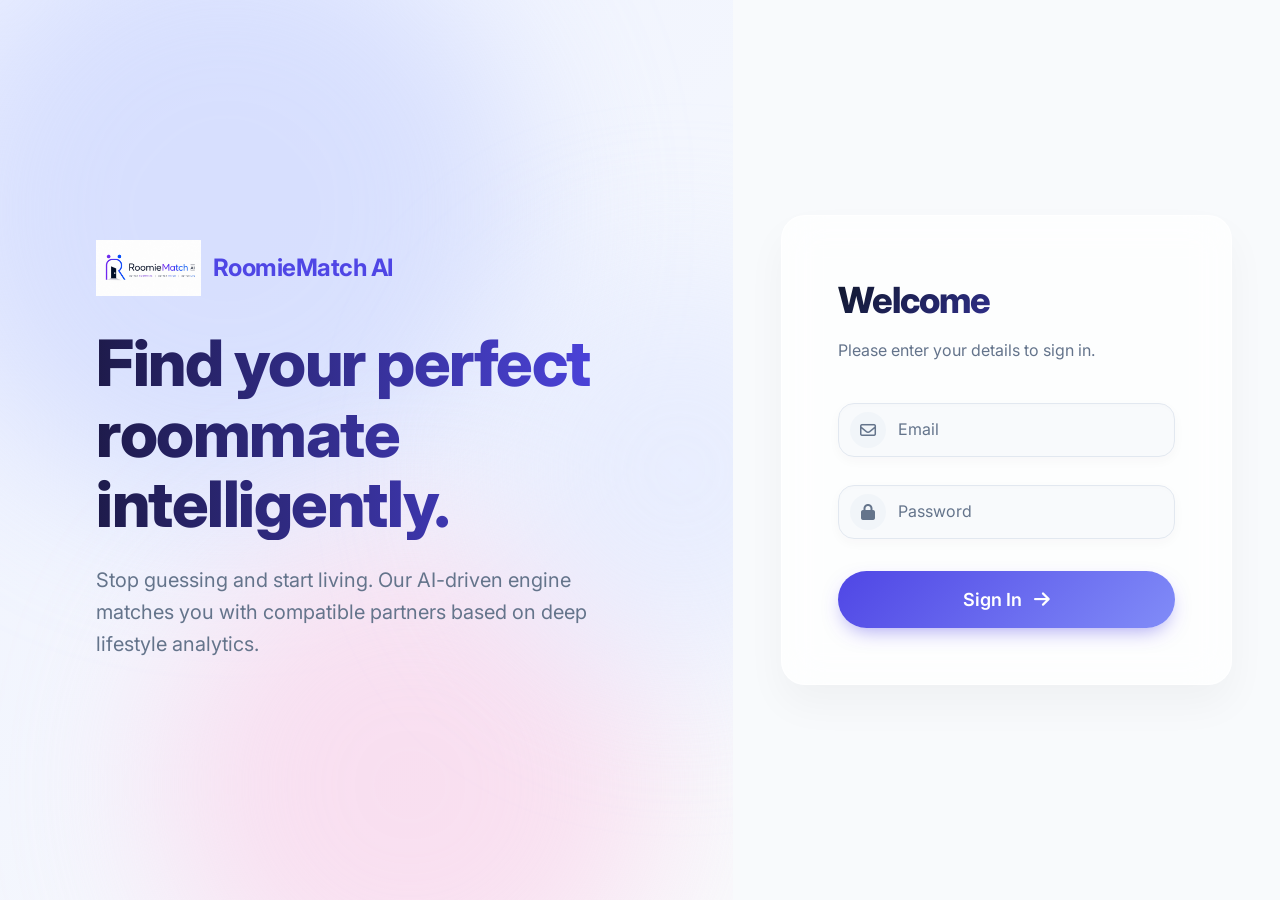
<file: frontend/matches.html>
<!DOCTYPE html>
<html lang="en">
<head>
  <meta charset="UTF-8">
  <meta name="viewport" content="width=device-width,initial-scale=1">
  <title>Matches — RoomieMatch AI</title>
  <meta name="description" content="View your AI-ranked roommate matches on RoomieMatch AI.">
  <link href="https://cdnjs.cloudflare.com/ajax/libs/font-awesome/6.5.1/css/all.min.css" rel="stylesheet">
  <link href="https://fonts.googleapis.com/css2?family=Inter:wght@400;500;600;700&display=swap" rel="stylesheet">
  <link href="polish.css" rel="stylesheet">
  <script src="script.js"></script>
  <style>
    /* =========================================
       STRUCTURAL DASHBOARD REFINEMENT
       ========================================= */
    :root {
      --bg-body: #F9FAFB;
      --bg-surface: #FFFFFF;
      --border-light: #E5E7EB;
      --border-hover: #D1D5DB;
      --text-main: #111827;
      --text-muted: #6B7280;
      --text-lighter: #9CA3AF;
      --primary: #111827; /* Strict high-contrast primary */
      --shadow-subtle: 0 1px 2px 0 rgba(0, 0, 0, 0.03);
      --shadow-hover: 0 4px 6px -1px rgba(0, 0, 0, 0.05);
      --transition: all 0.2s ease;
      
      --spacing-section: 48px; /* Massive spacing rule */
      --spacing-card: 20px;
    }

    /* Animations */
    @keyframes fadeSlideUp {
      from { opacity: 0; transform: translateY(12px); }
      to { opacity: 1; transform: translateY(0); }
    }
    
    .animate-in {
      animation: fadeSlideUp 0.5s cubic-bezier(0.16, 1, 0.3, 1) forwards;
    }
    .delay-1 { animation-delay: 0.05s; }
    .delay-2 { animation-delay: 0.1s; }
    .delay-3 { animation-delay: 0.15s; }

    * { box-sizing: border-box; margin: 0; padding: 0; }

    body {
      font-family: 'Inter', -apple-system, BlinkMacSystemFont, "Segoe UI", Roboto, sans-serif;
      background-color: var(--bg-body);
      color: var(--text-main);
      display: flex;
      height: 100vh;
      overflow: hidden;
      -webkit-font-smoothing: antialiased;
    }

    /* Layout structure */
    .sidebar {
      width: 260px;
      background: var(--bg-surface);
      border-right: 1px solid var(--border-light);
      display: flex;
      flex-direction: column;
      flex-shrink: 0;
      height: 100vh;
      z-index: 10;
    }

    .main-wrapper {
      flex: 1;
      display: flex;
      flex-direction: column;
      height: 100vh;
      overflow: hidden;
    }

    /* Top Navbar */
    .topbar {
      height: 64px;
      background: var(--bg-surface);
      border-bottom: 1px solid var(--border-light);
      display: flex;
      align-items: center;
      justify-content: space-between;
      padding: 0 2rem;
      flex-shrink: 0;
      z-index: 5;
    }

    .topbar-title {
      font-size: 1.05rem;
      font-weight: 600;
      color: var(--text-main);
      display: flex;
      align-items: center;
      gap: 0.5rem;
    }
    .topbar-title span { color: var(--text-muted); font-weight: 400; font-size: 0.9rem; }

    .user-chip {
      display: flex;
      align-items: center;
      gap: 0.75rem;
    }
    .user-avatar {
      width: 32px; height: 32px; border-radius: 50%;
      background: #F3F4F6;
      color: var(--text-main);
      display: flex; align-items: center; justify-content: center;
      font-weight: 600; font-size: 0.85rem; border: 1px solid var(--border-light);
    }
    .user-email { font-size: 0.875rem; font-weight: 500; color: var(--text-main); }

    /* Sidebar Content */
    .sidebar-brand {
      height: 64px; display: flex; align-items: center; padding: 0 1.5rem;
      font-size: 1.1rem; font-weight: 700; border-bottom: 1px solid var(--border-light); gap: 0.5rem;
    }

    .sidebar-nav {
      padding: 1rem 0;
      display: flex;
      flex-direction: column;
      overflow-y: auto;
    }

    .nav-group-label {
      font-size: 0.75rem; font-weight: 600; color: var(--text-lighter);
      text-transform: uppercase; letter-spacing: 0.05em;
      padding: 1.5rem 1.5rem 0.5rem;
    }

    .nav-item {
      display: flex; align-items: center; gap: 0.875rem;
      padding: 0.625rem 1.5rem; margin: 0.125rem 0.5rem; border-radius: 6px;
      color: var(--text-muted); text-decoration: none;
      font-weight: 500; font-size: 0.9rem;
      transition: all 0.25s cubic-bezier(0.16, 1, 0.3, 1); position: relative;
    }
    .nav-item i { font-size: 1rem; width: 16px; text-align: center; }
    
    .nav-item:hover { color: var(--text-main); background: #F3F4F6; transform: translateX(4px); }

    .nav-item.active { color: var(--text-main); font-weight: 600; background: #F3F4F6; }
    .nav-item.active::before {
      content: ''; position: absolute; left: -0.5rem; top: 10%; bottom: 10%;
      width: 4px; background: var(--primary); border-radius: 0 4px 4px 0;
    }

    /* Main Content Area */
    .main-content {
      flex: 1; overflow-y: auto; padding: 2.5rem 3rem; background: var(--bg-body);
    }
    .main-content::-webkit-scrollbar { width: 6px; }
    .main-content::-webkit-scrollbar-thumb { background: var(--border-light); border-radius: 4px; }

    /* Section Grouping Constraints */
    .section-wrapper {
      max-width: 1200px;
      margin-bottom: var(--spacing-section);
    }

    /* Main Title Section */
    .page-header { margin-bottom: 2rem; border-bottom: 1px solid var(--border-light); padding-bottom: 1.5rem; }
    .page-header h1 { font-size: 1.75rem; font-weight: 700; color: var(--text-main); line-height: 1.2; letter-spacing: -0.02em; }
    .page-header p { font-size: 1rem; color: var(--text-muted); margin-top: 0.35rem; }

    /* Stats Section (Clean Row) */
    .stats-grid {
      display: grid; grid-template-columns: repeat(4, 1fr); gap: 24px;
    }
    .stat-card {
      background: var(--bg-surface); border: 1px solid var(--border-light); border-radius: 12px;
      padding: var(--spacing-card); display: flex; flex-direction: column; justify-content: space-between;
      position: relative; overflow: hidden; box-shadow: var(--shadow-subtle); transition: all 0.3s ease;
    }
    .stat-card::before {
      content: ''; position: absolute; top: 0; left: 0; right: 0; height: 3px;
      background: linear-gradient(90deg, #111827, #6B7280); opacity: 0; transition: opacity 0.3s ease;
    }
    .stat-card:hover { transform: translateY(-4px); box-shadow: 0 12px 20px -5px rgba(0,0,0,0.05), 0 4px 6px -2px rgba(0,0,0,0.025); }
    .stat-card:hover::before { opacity: 1; }
    
    .stat-title { font-size: 0.85rem; font-weight: 600; color: var(--text-muted); text-transform: uppercase; letter-spacing: 0.02em; margin-bottom: 1rem; }
    .stat-value { font-size: 2.75rem; font-weight: 700; color: var(--text-main); line-height: 1; margin-bottom: 0.5rem; letter-spacing: -0.04em; }
    .stat-desc { font-size: 0.85rem; color: var(--text-lighter); }

    /* Quick Actions (Major Fix) */
    .section-title { font-size: 1.1rem; font-weight: 700; color: var(--text-main); margin-bottom: 1.25rem; border-top: 1px solid var(--border-light); padding-top: 2rem; }
    .action-grid { display: grid; grid-template-columns: repeat(3, 1fr); gap: 24px; }
    
    .action-card {
      display: flex; align-items: flex-start; gap: 1rem;
      padding: var(--spacing-card); background: var(--bg-surface);
      border: 1px solid var(--border-light); border-radius: 12px;
      cursor: pointer; transition: all 0.3s cubic-bezier(0.16, 1, 0.3, 1);
      box-shadow: var(--shadow-subtle); position: relative;
    }
    .action-icon {
      width: 44px; height: 44px; border-radius: 50%; background: #F3F4F6; color: #4B5563;
      display: flex; align-items: center; justify-content: center; font-size: 1.1rem; flex-shrink: 0;
      transition: all 0.3s cubic-bezier(0.16, 1, 0.3, 1);
    }
    .action-text h4 { font-size: 0.95rem; font-weight: 600; color: var(--text-main); margin-bottom: 0.25rem; }
    .action-text p { font-size: 0.85rem; color: var(--text-muted); line-height: 1.4; }
    
    .action-card:hover { border-color: var(--border-hover); box-shadow: 0 10px 15px -3px rgba(0,0,0,0.05); transform: translateY(-4px); background: #F9FAFB; }
    .action-card:hover .action-icon { background: var(--text-main); color: #FFFFFF; transform: scale(1.1) rotate(-5deg); }

    /* Inner Sections */
    .form-panel { background: var(--bg-surface); border: 1px solid var(--border-light); border-radius: 8px; padding: 24px; margin-bottom: 24px; max-width: 600px; }
    
    /* Forms & Inputs */
    .form-group { margin-bottom: 1.5rem; }
    .form-label { display: block; font-size: 0.875rem; font-weight: 600; color: var(--text-main); margin-bottom: 0.5rem; }
    .form-control {
      width: 100%; padding: 0.625rem 0.875rem; font-size: 0.95rem; font-family: 'Inter', sans-serif;
      background: #FFFFFF; border: 1px solid var(--border-light); border-radius: 6px;
      color: var(--text-main); transition: var(--transition); box-shadow: inset 0 1px 2px rgba(0,0,0,0.02);
    }
    .form-control:focus { outline: none; border-color: var(--text-main); box-shadow: 0 0 0 3px rgba(17, 24, 39, 0.1); }
    
    /* Clean Solid Button */
    .btn-solid {
      width: 100%; padding: 0.75rem 1rem; border: none; border-radius: 6px;
      background: var(--text-main); color: #FFFFFF; 
      font-size: 0.95rem; font-weight: 500; font-family: 'Inter', sans-serif;
      cursor: pointer; transition: all 0.15s ease; box-shadow: 0 1px 2px rgba(0,0,0,0.1);
    }
    .btn-solid:hover { background: #1F2937; transform: translateY(-1px); box-shadow: 0 4px 6px -1px rgba(0,0,0,0.1); }
    .btn-solid:active { transform: scale(0.98); box-shadow: none; }

    /* Tables */
    .table-panel { border: 1px solid var(--border-light); border-radius: 8px; background: var(--bg-surface); overflow: hidden; }
    table { width: 100%; border-collapse: collapse; text-align: left; }
    th { background: #F9FAFB; padding: 0.875rem 1.5rem; font-size: 0.75rem; font-weight: 600; color: var(--text-muted); text-transform: uppercase; letter-spacing: 0.05em; border-bottom: 1px solid var(--border-light); }
    td { padding: 1rem 1.5rem; font-size: 0.9rem; font-weight: 400; color: var(--text-main); border-bottom: 1px solid var(--border-light); transition: background 0.2s ease; }
    tbody tr:hover td { background: #F9FAFB; }
    tr:last-child td { border-bottom: none; }
    
    .status-badge {
      display: inline-flex; padding: 0.25rem 0.5rem; border-radius: 4px; font-size: 0.75rem; font-weight: 500; border: 1px solid transparent;
    }
    .status-badge.blue { background: #EFF6FF; color: #1D4ED8; border-color: #BFDBFE; }
    .status-badge.purple { background: #FAF5FF; color: #7E22CE; border-color: #E9D5FF; }
    .status-badge.green { background: #ECFDF5; color: #047857; border-color: #A7F3D0; }
    .status-badge.gray { background: #F3F4F6; color: #374151; border-color: #D1D5DB; }

    /* Toast */
    #toastContainer { position: fixed; bottom: 24px; right: 24px; z-index: 9999; display: flex; flex-direction: column; gap: 12px; }
  </style>
  <style>
    /* CSS Grid overrides for Matches */
    #matchesContainer {
      display: grid;
      grid-template-columns: repeat(auto-fill, minmax(300px, 1fr));
      gap: 1.5rem;
      margin-top: 1.5rem;
    }
    .col-12, .col-md-6, .col-lg-4 {
      width: auto !important;
      padding: 0 !important;
      margin: 0 !important;
      flex: none !important;
      max-width: none !important;
    }
    .row { display: contents; }
    
    .spinner-wrap {
      grid-column: 1 / -1;
      display: flex;
      justify-content: center;
      padding: 3rem;
    }
    .spinner-ring {
      width: 40px; height: 40px;
      border: 3px solid #E5E7EB;
      border-top-color: var(--brand-primary, #4F46E5);
      border-radius: 50%;
      animation: spin 1s linear infinite;
    }
    @keyframes spin { to { transform: rotate(360deg); } }

    /* =========================================
       DYNAMIC CARD STYLES (Light Theme)
       ========================================= */
    /* Empty State */
    .card { background: transparent; border: none; box-shadow: none; } /* Reset default script.js card if any */
    .empty-state { text-align: center; padding: 48px 24px; background: var(--bg-surface); border: 1px solid var(--border-light); border-radius: 12px; box-shadow: var(--shadow-subtle); margin-top: 1rem; width: 100%; }
    .empty-state .ei { font-size: 48px; color: var(--text-lighter); margin-bottom: 16px; }
    .empty-state h4  { font-size: 1.1rem; font-weight: 600; color: var(--text-main); margin-bottom: 8px; }
    .empty-state p   { font-size: 0.9rem; color: var(--text-muted); max-width: 400px; margin: 0 auto; }
    
    /* Matches & Requests Cards */
    .match-card, .req-card {
      background: var(--bg-surface);
      border: 1px solid var(--border-light);
      border-radius: 12px;
      box-shadow: var(--shadow-subtle);
      transition: all 0.2s ease;
      display: flex; flex-direction: column;
    }
    .match-card:hover, .req-card:hover {
      border-color: var(--border-hover);
      box-shadow: var(--shadow-hover);
      transform: translateY(-2px);
    }
    
    /* Match Card specific */
    .match-header { display: flex; align-items: flex-start; justify-content: space-between; gap: 12px; padding: 18px 18px 14px; }
    .match-user { display: flex; align-items: center; gap: 12px; }
    .match-avatar { width: 44px; height: 44px; border-radius: 50%; background: #F3F4F6; color: var(--text-main); display: flex; align-items: center; justify-content: center; font-weight: 600; font-size: 1.1rem; border: 1px solid var(--border-light); flex-shrink: 0; }
    .match-name { font-weight: 600; font-size: 0.95rem; color: var(--text-main); }
    .match-id   { font-size: 0.75rem; color: var(--text-muted); margin-top: 2px; }
    .divider { height: 1px; background: var(--border-light); margin: 0 18px; }
    
    .traits { display: grid; grid-template-columns: 1fr 1fr 1fr; gap: 8px; padding: 14px 18px; }
    .trait { padding: 4px 0; }
    .t-label { font-size: 0.7rem; font-weight: 600; color: var(--text-lighter); text-transform: uppercase; letter-spacing: 0.05em; margin-bottom: 4px; }
    .t-value { font-size: 0.85rem; font-weight: 500; color: var(--text-main); }
    
    .score-pill { display: inline-flex; align-items: center; gap: 4px; padding: 4px 10px; border-radius: 20px; font-size: 0.75rem; font-weight: 600; white-space: nowrap; flex-shrink: 0; }
    .score-high   { background: #ECFDF5; color: #047857; border: 1px solid #A7F3D0; }
    .score-medium { background: #FEF3C7; color: #D97706; border: 1px solid #FDE68A; }
    .score-low    { background: #FEF2F2; color: #B91C1C; border: 1px solid #FECACA; }
    
    .score-bar-wrap { margin: 4px 0 10px; }
    .score-bar-bg { background: #F3F4F6; border-radius: 4px; height: 6px; overflow: hidden; }
    .score-bar-fill { height: 100%; border-radius: 4px; transition: transform 0.8s ease; transform-origin: left; animation: growBar 0.9s cubic-bezier(0.16, 1, 0.3, 1) both; }
    @keyframes growBar { from { transform: scaleX(0); } }
    .fill-high   { background: #10B981; }
    .fill-medium { background: #F59E0B; }
    .fill-low    { background: #EF4444; }
    
    /* Skeleton Loader */
    .skeleton-block { background: #F3F4F6; position: relative; overflow: hidden; border-radius: 6px; }
    .skeleton-block::after { content: ''; position: absolute; top: 0; left: 0; width: 100%; height: 100%; background: linear-gradient(90deg, transparent, rgba(255,255,255,0.4), transparent); transform: translateX(-100%); animation: shimmer 1.5s infinite; }
    @keyframes shimmer { 100% { transform: translateX(100%); } }
    
    /* Buttons in Cards */
    .btn-match {
      background: #111827; /* Dark slate */
      color: white;
      padding: 10px;
      border-radius: 8px;
      width: 100%;
      font-weight: 500;
      font-size: 0.9rem;
      border: none;
      cursor: pointer;
      transition: all 0.2s ease;
      display: flex;
      align-items: center;
      justify-content: center;
      gap: 6px;
    }
    .btn-match:hover {
      background: #000000;
      box-shadow: 0 4px 12px rgba(0,0,0,0.15);
      transform: translateY(-1px);
    }
    .btn-match:disabled {
      opacity: 0.7;
      cursor: not-allowed;
      transform: none;
      box-shadow: none;
    }
    .btn-primary { background: var(--text-main); color: #fff; border: none; padding: 0.6rem 1rem; border-radius: 6px; font-size: 0.85rem; font-weight: 500; cursor: pointer; transition: all 0.2s ease; display: inline-flex; align-items: center; justify-content: center; gap: 6px; }
    .btn-primary:hover:not(:disabled) { background: #1F2937; transform: translateY(-1px); }
    .btn-primary:active:not(:disabled) { transform: scale(0.96); }
    .btn-primary:disabled { opacity: 0.6; cursor: not-allowed; }
    
    .btn-secondary { background: #fff; color: var(--text-main); border: 1px solid var(--border-light); padding: 0.6rem 1rem; border-radius: 6px; font-size: 0.85rem; font-weight: 500; cursor: pointer; transition: all 0.2s ease; display: inline-flex; align-items: center; justify-content: center; gap: 6px; text-decoration: none; }
    .btn-secondary:hover { background: #F9FAFB; border-color: var(--border-hover); }
    .btn-secondary:active { transform: scale(0.96); }
    
    .btn-sm { padding: 0.4rem 0.8rem; font-size: 0.8rem; }
    .w-full { width: 100%; }
    
    /* Toast overriding */
    .toast-stack { position: fixed; bottom: 24px; right: 24px; display: flex; flex-direction: column; gap: 8px; z-index: 9999; }
    .toast-item { display: flex; align-items: center; gap: 12px; padding: 14px 20px; border-radius: 12px; font-size: 0.95rem; font-weight: 500; box-shadow: 0 10px 25px -5px rgba(0,0,0,0.15), 0 8px 10px -6px rgba(0,0,0,0.1); animation: slideIn 0.3s cubic-bezier(0.16, 1, 0.3, 1); max-width: 360px; background: #FFFFFF; color: #111827; border: 1px solid #E5E7EB; }
    .toast-item i { font-size: 1.1rem; }
    .toast-item.success { border-left: 4px solid #10B981; }
    .toast-item.success i { color: #10B981; }
    .toast-item.error   { border-left: 4px solid #EF4444; }
    .toast-item.error i { color: #EF4444; }
    .toast-item.info    { border-left: 4px solid #3B82F6; }
    .toast-item.info i  { color: #3B82F6; }
    .toast-item.removing { animation: slideOut 0.3s ease forwards; }
    @keyframes slideIn { from { opacity:0; transform: translateY(20px); } to { opacity:1; transform: translateY(0); } }
    @keyframes slideOut { from { opacity:1; transform: translateY(0); } to { opacity:0; transform: translateY(20px); } }
  </style>
</head>
<body>

  <!-- LEFT SIDEBAR -->
  <aside class="sidebar" id="sidebar">
    <div class="sidebar-brand">
      <img src="logo.jpeg" alt="RoomieMatch" style="height: 48px; width: auto; object-fit: contain;"> RoomieMatch
    </div>
    
    <nav class="sidebar-nav">
      <div class="nav-group-label">Main</div>
      <a href="dashboard.html" class="nav-item">
        <i class="fa-solid fa-house"></i> Dashboard
      </a>
      
      <div class="nav-group-label">Profile & Matches</div>
      <a href="profile.html" class="nav-item">
        <i class="fa-solid fa-user-pen"></i> Profile
      </a>
      <a href="matches.html" class="nav-item active">
        <i class="fa-solid fa-handshake"></i> Matches
      </a>
      <a href="requests.html" class="nav-item">
        <i class="fa-solid fa-bell"></i> Requests
      </a>
      
      <div class="nav-group-label">Navigation</div>
      <a href="#" class="nav-item" id="logoutBtn" style="margin-top: 1rem; color: #DC2626;">
        <i class="fa-solid fa-right-from-bracket"></i> Sign out
      </a>
    </nav>
  </aside>

  <!-- MAIN CONTENT AREA -->
  <div class="main-wrapper">
    
    <!-- TOP NAVBAR -->
    <header class="topbar">
      <div class="topbar-title">
        Student Workspace <span id="topbarSubtitle">/ Matches</span>
      </div>
      <div class="user-chip">
        <div class="user-avatar" id="sidebarAvatar">U</div>
        <span class="user-email" id="sidebarEmail">student@upes.ac.in</span>
      </div>
    </header>

    <main class="main-content">
      
      <div class="section-wrapper animate-in">
        
        <div class="page-header delay-1" style="display:flex;align-items:flex-start;justify-content:space-between;gap:12px;flex-wrap:wrap;">
          <div>
            <h1>Your Matches</h1>
            <p>Roommates ranked by AI compatibility score — highest first.</p>
          </div>
          <button id="refreshMatchesBtn" class="btn-solid" style="padding: 0.5rem 1rem; width: auto; font-size: 0.85rem;">
            <i class="fa-solid fa-rotate-right"></i> Refresh
          </button>
        </div>

        <div class="animate-in delay-2">
          <!-- Matches grid -->
          <div class="row g-3" id="matchesContainer">
            <div class="col-12"><div class="spinner-wrap"><div class="spinner-ring"></div></div></div>
          </div>
        </div>

      </div>
    </main>
  </div>

<script>
// JS Logic intact
</script>
</body>
</html>
</file>
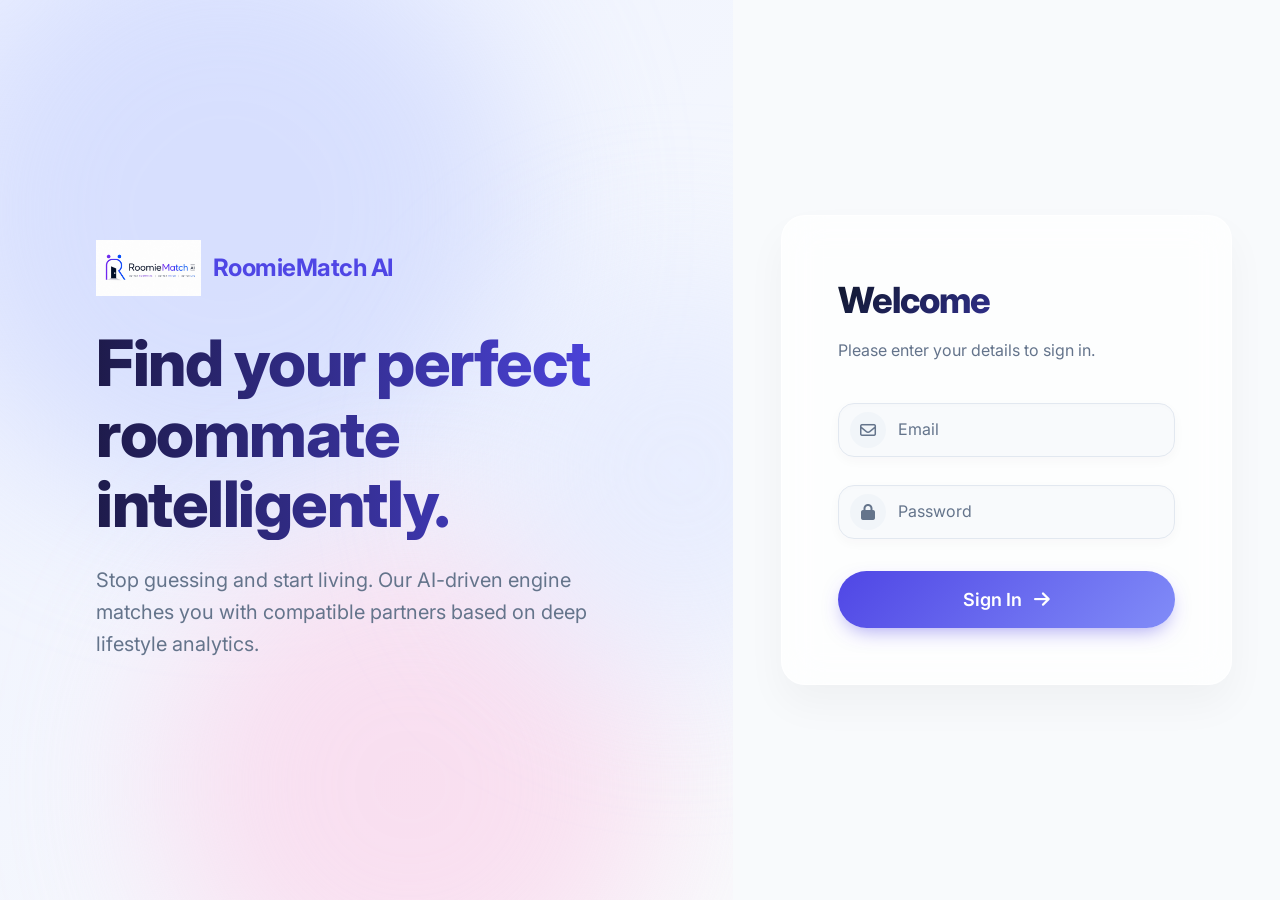
<file: frontend/profile.html>
<!DOCTYPE html>
<html lang="en">
<head>
  <meta charset="UTF-8">
  <meta name="viewport" content="width=device-width,initial-scale=1">
  <title>Profile — RoomieMatch AI</title>
  <meta name="description" content="Set your living preferences to power the RoomieMatch AI engine.">
  <link href="https://cdnjs.cloudflare.com/ajax/libs/font-awesome/6.5.1/css/all.min.css" rel="stylesheet">
  <link href="https://fonts.googleapis.com/css2?family=Inter:wght@400;500;600;700&display=swap" rel="stylesheet">
  <link href="polish.css" rel="stylesheet">
  <script src="script.js"></script>
  <style>
    /* =========================================
       STRUCTURAL DASHBOARD REFINEMENT
       ========================================= */
    :root {
      --bg-body: #F9FAFB;
      --bg-surface: #FFFFFF;
      --border-light: #E5E7EB;
      --border-hover: #D1D5DB;
      --text-main: #111827;
      --text-muted: #6B7280;
      --text-lighter: #9CA3AF;
      --primary: #111827; /* Strict high-contrast primary */
      --shadow-subtle: 0 1px 2px 0 rgba(0, 0, 0, 0.03);
      --shadow-hover: 0 4px 6px -1px rgba(0, 0, 0, 0.05);
      --transition: all 0.2s ease;
      
      --spacing-section: 48px; /* Massive spacing rule */
      --spacing-card: 20px;
    }

    /* Animations */
    @keyframes fadeSlideUp {
      from { opacity: 0; transform: translateY(12px); }
      to { opacity: 1; transform: translateY(0); }
    }
    
    .animate-in {
      animation: fadeSlideUp 0.5s cubic-bezier(0.16, 1, 0.3, 1) forwards;
    }
    .delay-1 { animation-delay: 0.05s; }
    .delay-2 { animation-delay: 0.1s; }
    .delay-3 { animation-delay: 0.15s; }

    * { box-sizing: border-box; margin: 0; padding: 0; }

    body {
      font-family: 'Inter', -apple-system, BlinkMacSystemFont, "Segoe UI", Roboto, sans-serif;
      background-color: var(--bg-body);
      color: var(--text-main);
      display: flex;
      height: 100vh;
      overflow: hidden;
      -webkit-font-smoothing: antialiased;
    }

    /* Layout structure */
    .sidebar {
      width: 260px;
      background: var(--bg-surface);
      border-right: 1px solid var(--border-light);
      display: flex;
      flex-direction: column;
      flex-shrink: 0;
      height: 100vh;
      z-index: 10;
    }

    .main-wrapper {
      flex: 1;
      display: flex;
      flex-direction: column;
      height: 100vh;
      overflow: hidden;
    }

    /* Top Navbar */
    .topbar {
      height: 64px;
      background: var(--bg-surface);
      border-bottom: 1px solid var(--border-light);
      display: flex;
      align-items: center;
      justify-content: space-between;
      padding: 0 2rem;
      flex-shrink: 0;
      z-index: 5;
    }

    .topbar-title {
      font-size: 1.05rem;
      font-weight: 600;
      color: var(--text-main);
      display: flex;
      align-items: center;
      gap: 0.5rem;
    }
    .topbar-title span { color: var(--text-muted); font-weight: 400; font-size: 0.9rem; }

    .user-chip {
      display: flex;
      align-items: center;
      gap: 0.75rem;
    }
    .user-avatar {
      width: 32px; height: 32px; border-radius: 50%;
      background: #F3F4F6;
      color: var(--text-main);
      display: flex; align-items: center; justify-content: center;
      font-weight: 600; font-size: 0.85rem; border: 1px solid var(--border-light);
    }
    .user-email { font-size: 0.875rem; font-weight: 500; color: var(--text-main); }

    /* Sidebar Content */
    .sidebar-brand {
      height: 64px; display: flex; align-items: center; padding: 0 1.5rem;
      font-size: 1.1rem; font-weight: 700; border-bottom: 1px solid var(--border-light); gap: 0.5rem;
    }

    .sidebar-nav {
      padding: 1rem 0;
      display: flex;
      flex-direction: column;
      overflow-y: auto;
    }

    .nav-group-label {
      font-size: 0.75rem; font-weight: 600; color: var(--text-lighter);
      text-transform: uppercase; letter-spacing: 0.05em;
      padding: 1.5rem 1.5rem 0.5rem;
    }

    .nav-item {
      display: flex; align-items: center; gap: 0.875rem;
      padding: 0.625rem 1.5rem; margin: 0.125rem 0.5rem; border-radius: 6px;
      color: var(--text-muted); text-decoration: none;
      font-weight: 500; font-size: 0.9rem;
      transition: all 0.25s cubic-bezier(0.16, 1, 0.3, 1); position: relative;
    }
    .nav-item i { font-size: 1rem; width: 16px; text-align: center; }
    
    .nav-item:hover { color: var(--text-main); background: #F3F4F6; transform: translateX(4px); }

    .nav-item.active { color: var(--text-main); font-weight: 600; background: #F3F4F6; }
    .nav-item.active::before {
      content: ''; position: absolute; left: -0.5rem; top: 10%; bottom: 10%;
      width: 4px; background: var(--primary); border-radius: 0 4px 4px 0;
    }

    /* Main Content Area */
    .main-content {
      flex: 1; overflow-y: auto; padding: 2.5rem 3rem; background: var(--bg-body);
    }
    .main-content::-webkit-scrollbar { width: 6px; }
    .main-content::-webkit-scrollbar-thumb { background: var(--border-light); border-radius: 4px; }

    /* Section Grouping Constraints */
    .section-wrapper {
      max-width: 1200px;
      margin-bottom: var(--spacing-section);
    }

    /* Main Title Section */
    .page-header { margin-bottom: 2rem; border-bottom: 1px solid var(--border-light); padding-bottom: 1.5rem; }
    .page-header h1 { font-size: 1.75rem; font-weight: 700; color: var(--text-main); line-height: 1.2; letter-spacing: -0.02em; }
    .page-header p { font-size: 1rem; color: var(--text-muted); margin-top: 0.35rem; }

    /* Stats Section (Clean Row) */
    .stats-grid {
      display: grid; grid-template-columns: repeat(4, 1fr); gap: 24px;
    }
    .stat-card {
      background: var(--bg-surface); border: 1px solid var(--border-light); border-radius: 12px;
      padding: var(--spacing-card); display: flex; flex-direction: column; justify-content: space-between;
      position: relative; overflow: hidden; box-shadow: var(--shadow-subtle); transition: all 0.3s ease;
    }
    .stat-card::before {
      content: ''; position: absolute; top: 0; left: 0; right: 0; height: 3px;
      background: linear-gradient(90deg, #111827, #6B7280); opacity: 0; transition: opacity 0.3s ease;
    }
    .stat-card:hover { transform: translateY(-4px); box-shadow: 0 12px 20px -5px rgba(0,0,0,0.05), 0 4px 6px -2px rgba(0,0,0,0.025); }
    .stat-card:hover::before { opacity: 1; }
    
    .stat-title { font-size: 0.85rem; font-weight: 600; color: var(--text-muted); text-transform: uppercase; letter-spacing: 0.02em; margin-bottom: 1rem; }
    .stat-value { font-size: 2.75rem; font-weight: 700; color: var(--text-main); line-height: 1; margin-bottom: 0.5rem; letter-spacing: -0.04em; }
    .stat-desc { font-size: 0.85rem; color: var(--text-lighter); }

    /* Quick Actions (Major Fix) */
    .section-title { font-size: 1.1rem; font-weight: 700; color: var(--text-main); margin-bottom: 1.25rem; border-top: 1px solid var(--border-light); padding-top: 2rem; }
    .action-grid { display: grid; grid-template-columns: repeat(3, 1fr); gap: 24px; }
    
    .action-card {
      display: flex; align-items: flex-start; gap: 1rem;
      padding: var(--spacing-card); background: var(--bg-surface);
      border: 1px solid var(--border-light); border-radius: 12px;
      cursor: pointer; transition: all 0.3s cubic-bezier(0.16, 1, 0.3, 1);
      box-shadow: var(--shadow-subtle); position: relative;
    }
    .action-icon {
      width: 44px; height: 44px; border-radius: 50%; background: #F3F4F6; color: #4B5563;
      display: flex; align-items: center; justify-content: center; font-size: 1.1rem; flex-shrink: 0;
      transition: all 0.3s cubic-bezier(0.16, 1, 0.3, 1);
    }
    .action-text h4 { font-size: 0.95rem; font-weight: 600; color: var(--text-main); margin-bottom: 0.25rem; }
    .action-text p { font-size: 0.85rem; color: var(--text-muted); line-height: 1.4; }
    
    .action-card:hover { border-color: var(--border-hover); box-shadow: 0 10px 15px -3px rgba(0,0,0,0.05); transform: translateY(-4px); background: #F9FAFB; }
    .action-card:hover .action-icon { background: var(--text-main); color: #FFFFFF; transform: scale(1.1) rotate(-5deg); }

    /* Inner Sections */
    .form-panel { background: var(--bg-surface); border: 1px solid var(--border-light); border-radius: 8px; padding: 24px; margin-bottom: 24px; max-width: 600px; }
    
    /* Forms & Inputs */
    .form-group { margin-bottom: 1.5rem; }
    .form-label { display: block; font-size: 0.875rem; font-weight: 600; color: var(--text-main); margin-bottom: 0.5rem; }
    .form-control {
      width: 100%; padding: 0.625rem 0.875rem; font-size: 0.95rem; font-family: 'Inter', sans-serif;
      background: #FFFFFF; border: 1px solid var(--border-light); border-radius: 6px;
      color: var(--text-main); transition: var(--transition); box-shadow: inset 0 1px 2px rgba(0,0,0,0.02);
    }
    .form-control:focus { outline: none; border-color: var(--text-main); box-shadow: 0 0 0 3px rgba(17, 24, 39, 0.1); }
    
    /* Clean Solid Button */
    .btn-solid {
      width: 100%; padding: 0.75rem 1rem; border: none; border-radius: 6px;
      background: var(--text-main); color: #FFFFFF; 
      font-size: 0.95rem; font-weight: 500; font-family: 'Inter', sans-serif;
      cursor: pointer; transition: all 0.15s ease; box-shadow: 0 1px 2px rgba(0,0,0,0.1);
    }
    .btn-solid:hover { background: #1F2937; transform: translateY(-1px); box-shadow: 0 4px 6px -1px rgba(0,0,0,0.1); }
    .btn-solid:active { transform: scale(0.98); box-shadow: none; }

    /* Tables */
    .table-panel { border: 1px solid var(--border-light); border-radius: 8px; background: var(--bg-surface); overflow: hidden; }
    table { width: 100%; border-collapse: collapse; text-align: left; }
    th { background: #F9FAFB; padding: 0.875rem 1.5rem; font-size: 0.75rem; font-weight: 600; color: var(--text-muted); text-transform: uppercase; letter-spacing: 0.05em; border-bottom: 1px solid var(--border-light); }
    td { padding: 1rem 1.5rem; font-size: 0.9rem; font-weight: 400; color: var(--text-main); border-bottom: 1px solid var(--border-light); transition: background 0.2s ease; }
    tbody tr:hover td { background: #F9FAFB; }
    tr:last-child td { border-bottom: none; }
    
    .status-badge {
      display: inline-flex; padding: 0.25rem 0.5rem; border-radius: 4px; font-size: 0.75rem; font-weight: 500; border: 1px solid transparent;
    }
    .status-badge.blue { background: #EFF6FF; color: #1D4ED8; border-color: #BFDBFE; }
    .status-badge.purple { background: #FAF5FF; color: #7E22CE; border-color: #E9D5FF; }
    .status-badge.green { background: #ECFDF5; color: #047857; border-color: #A7F3D0; }
    .status-badge.gray { background: #F3F4F6; color: #374151; border-color: #D1D5DB; }

    /* Toast */
    #toastContainer { position: fixed; bottom: 24px; right: 24px; z-index: 9999; display: flex; flex-direction: column; gap: 12px; }
  </style>
  <style>
    /* Premium Form Styling Overrides */
    .form-panel {
      background: #FFFFFF;
      border: 1px solid var(--border-light);
      border-radius: 12px;
      padding: 32px;
      max-width: 800px;
      box-shadow: 0 1px 3px rgba(0,0,0,0.02);
    }
    
    .form-section {
      margin-bottom: 32px;
      padding-bottom: 32px;
      border-bottom: 1px solid #F3F4F6;
    }
    .form-section:last-child {
      border-bottom: none;
      margin-bottom: 0;
      padding-bottom: 0;
    }
    
    .section-label {
      font-size: 1.05rem;
      font-weight: 600;
      color: var(--text-main);
      margin-bottom: 1.25rem;
      display: flex;
      align-items: center;
      gap: 0.5rem;
    }
    .section-label i { color: #6B7280; font-size: 0.9rem; }

    .form-grid {
      display: grid;
      grid-template-columns: 1fr 1fr;
      gap: 20px 24px;
    }
    
    .form-control {
      background: #FFFFFF;
      border: 1px solid #E5E7EB;
      border-radius: 8px;
      padding: 0.65rem 1rem;
      color: var(--text-main);
      box-shadow: 0 1px 2px rgba(0,0,0,0.01);
      transition: all 0.2s ease;
      appearance: none;
    }
    /* Custom Select Arrow */
    select.form-control {
      background-image: url("data:image/svg+xml;charset=utf-8,%3Csvg xmlns='http://www.w3.org/2000/svg' viewBox='0 0 16 16'%3E%3Cpath fill='none' stroke='%236B7280' stroke-linecap='round' stroke-linejoin='round' stroke-width='2' d='m2 5 6 6 6-6'/%3E%3C/svg%3E");
      background-position: right 0.75rem center;
      background-repeat: no-repeat;
      background-size: 16px 12px;
      padding-right: 2.5rem;
    }
    
    .form-control:focus {
      border-color: #4F46E5;
      box-shadow: 0 0 0 3px rgba(79, 70, 229, 0.1);
      outline: none;
    }
    
    .btn-save {
      background: var(--text-main);
      color: #FFFFFF;
      border: none;
      border-radius: 8px;
      padding: 0.875rem 2rem;
      font-size: 0.95rem;
      font-weight: 500;
      font-family: 'Inter', sans-serif;
      cursor: pointer;
      transition: all 0.2s cubic-bezier(0.16, 1, 0.3, 1);
      display: inline-flex;
      align-items: center;
      gap: 0.5rem;
      box-shadow: 0 4px 6px -1px rgba(0,0,0,0.1), 0 2px 4px -1px rgba(0,0,0,0.06);
    }
    .btn-save:hover {
      transform: translateY(-2px);
      box-shadow: 0 10px 15px -3px rgba(0,0,0,0.1), 0 4px 6px -2px rgba(0,0,0,0.05);
      background: #1F2937;
    }
    
    .info-card {
      max-width: 800px;
      background: #F8FAFC;
      border: 1px solid #E2E8F0;
      border-radius: 8px;
      padding: 16px 20px;
      display: flex;
      align-items: flex-start;
      gap: 12px;
      margin-top: 24px;
    }

    /* Toast overriding */
    .toast-item { display: flex; align-items: center; gap: 12px; padding: 14px 20px; border-radius: 12px; font-size: 0.95rem; font-weight: 500; box-shadow: 0 10px 25px -5px rgba(0,0,0,0.15), 0 8px 10px -6px rgba(0,0,0,0.1); animation: slideIn 0.3s cubic-bezier(0.16, 1, 0.3, 1); max-width: 360px; background: #FFFFFF; color: #111827; border: 1px solid #E5E7EB; }
    .toast-item i { font-size: 1.1rem; }
    .toast-item.success { border-left: 4px solid #10B981; }
    .toast-item.success i { color: #10B981; }
    .toast-item.error   { border-left: 4px solid #EF4444; }
    .toast-item.error i { color: #EF4444; }
    .toast-item.info    { border-left: 4px solid #3B82F6; }
    .toast-item.info i  { color: #3B82F6; }
    .toast-item.removing { animation: slideOut 0.3s ease forwards; }
    @keyframes slideIn { from { opacity:0; transform: translateY(20px); } to { opacity:1; transform: translateY(0); } }
    @keyframes slideOut { from { opacity:1; transform: translateY(0); } to { opacity:0; transform: translateY(20px); } }
  </style>
</head>
<body>

  <!-- LEFT SIDEBAR -->
  <aside class="sidebar" id="sidebar">
    <div class="sidebar-brand">
      <img src="logo.jpeg" alt="RoomieMatch" style="height: 48px; width: auto; object-fit: contain;"> RoomieMatch
    </div>
    
    <nav class="sidebar-nav">
      <div class="nav-group-label">Main</div>
      <a href="dashboard.html" class="nav-item">
        <i class="fa-solid fa-house"></i> Dashboard
      </a>
      
      <div class="nav-group-label">Profile & Matches</div>
      <a href="profile.html" class="nav-item active">
        <i class="fa-solid fa-user-pen"></i> Profile
      </a>
      <a href="matches.html" class="nav-item">
        <i class="fa-solid fa-handshake"></i> Matches
      </a>
      <a href="requests.html" class="nav-item">
        <i class="fa-solid fa-bell"></i> Requests
      </a>
      
      <div class="nav-group-label">Navigation</div>
      <a href="#" class="nav-item" id="logoutBtn" style="margin-top: 1rem; color: #DC2626;">
        <i class="fa-solid fa-right-from-bracket"></i> Sign out
      </a>
    </nav>
  </aside>

  <!-- MAIN CONTENT AREA -->
  <div class="main-wrapper">
    
    <!-- TOP NAVBAR -->
    <header class="topbar">
      <div class="topbar-title">
        Student Workspace <span id="topbarSubtitle">/ Profile Preferences</span>
      </div>
      <div class="user-chip">
        <div class="user-avatar" id="sidebarAvatar">U</div>
        <span class="user-email" id="sidebarEmail">student@upes.ac.in</span>
      </div>
    </header>

    <main class="main-content">
      
      <div class="section-wrapper animate-in">
        
        <div class="page-header delay-1">
          <h1>Living Preferences</h1>
          <p>These preferences power the AI matching engine. Fill all fields for best results.</p>
        </div>

        <div class="animate-in delay-2">

          <!-- Status badge -->
          <div id="profileStatus" style="font-size:0.85rem; color:#6B7280; margin-bottom:1rem; display:flex; align-items:center; gap:0.5rem;">
            <i class="fa-solid fa-circle-notch fa-spin"></i> Loading your preferences...
          </div>

          <form id="profileForm" class="form-panel" novalidate>

            <!-- Sleep & Cleanliness -->
            <div class="form-section">
              <div class="section-label"><i class="fa-solid fa-moon"></i> Sleep & Cleanliness</div>
              <div class="form-grid">
                <div class="form-group" style="margin-bottom:0;">
                  <label class="form-label" for="sleepSchedule">Sleep schedule</label>
                  <select id="sleepSchedule" class="form-control" required>
                    <option value="">Choose...</option>
                    <option value="EARLY_BIRD">Early Bird (before 10 PM)</option>
                    <option value="NIGHT_OWL">Night Owl (after midnight)</option>
                    <option value="FLEXIBLE">Flexible</option>
                  </select>
                </div>
                <div class="form-group" style="margin-bottom:0;">
                  <label class="form-label" for="cleanlinessLevel">Cleanliness level</label>
                  <select id="cleanlinessLevel" class="form-control" required>
                    <option value="">Choose...</option>
                    <option value="VERY_CLEAN">Very Clean</option>
                    <option value="MODERATE">Moderate</option>
                    <option value="RELAXED">Relaxed</option>
                  </select>
                </div>
              </div>
            </div>

            <!-- Social & Noise -->
            <div class="form-section">
              <div class="section-label"><i class="fa-solid fa-users"></i> Social & Noise</div>
              <div class="form-grid">
                <div class="form-group" style="margin-bottom:0;">
                  <label class="form-label" for="noiseTolerance">Noise tolerance</label>
                  <select id="noiseTolerance" class="form-control" required>
                    <option value="">Choose...</option>
                    <option value="SILENT">Silent</option>
                    <option value="MODERATE">Moderate</option>
                    <option value="LOUD_OK">Loud is OK</option>
                  </select>
                </div>
                <div class="form-group" style="margin-bottom:0;">
                  <label class="form-label" for="socialLevel">Social level</label>
                  <select id="socialLevel" class="form-control" required>
                    <option value="">Choose...</option>
                    <option value="INTROVERT">Introvert</option>
                    <option value="AMBIVERT">Ambivert</option>
                    <option value="EXTROVERT">Extrovert</option>
                  </select>
                </div>
              </div>
            </div>

            <!-- Study & Guests -->
            <div class="form-section">
              <div class="section-label"><i class="fa-solid fa-book-open"></i> Study & Guests</div>
              <div class="form-grid">
                <div class="form-group" style="margin-bottom:0;">
                  <label class="form-label" for="studyHabits">Study habits</label>
                  <select id="studyHabits" class="form-control" required>
                    <option value="">Choose...</option>
                    <option value="IN_ROOM">Study in room</option>
                    <option value="LIBRARY">Library / outside</option>
                    <option value="FLEXIBLE">Flexible</option>
                  </select>
                </div>
                <div class="form-group" style="margin-bottom:0;">
                  <label class="form-label" for="guestFrequency">Guest frequency</label>
                  <select id="guestFrequency" class="form-control" required>
                    <option value="">Choose...</option>
                    <option value="RARELY">Rarely</option>
                    <option value="SOMETIMES">Sometimes</option>
                    <option value="OFTEN">Often</option>
                  </select>
                </div>
              </div>
            </div>

            <!-- Temperature -->
            <div class="form-section">
              <div class="section-label"><i class="fa-solid fa-temperature-half"></i> Temperature</div>
              <div class="form-grid">
                <div class="form-group" style="margin-bottom:0;">
                  <label class="form-label" for="roomTemperature">Room temperature preference</label>
                  <select id="roomTemperature" class="form-control" required>
                    <option value="">Choose...</option>
                    <option value="COOL">Cool (below 22°C)</option>
                    <option value="MODERATE">Moderate (22–25°C)</option>
                    <option value="WARM">Warm (above 25°C)</option>
                  </select>
                </div>
                <!-- Empty div for grid alignment -->
                <div></div>
              </div>
            </div>

            <div style="margin-top: 32px; display: flex; justify-content: flex-end;">
              <button type="submit" class="btn-save" id="saveProfileBtn">
                <i class="fa-solid fa-check"></i> Save Preferences
              </button>
            </div>

          </form>

          <!-- Info card -->
          <div class="info-card">
            <i class="fa-solid fa-circle-info" style="color:var(--text-main); margin-top:2px;"></i>
            <div style="font-size:0.85rem; color:#4B5563; line-height:1.6;">
              Your preferences are used by the AI to compute a <strong style="color:var(--text-main); font-weight:600;">compatibility score</strong>
              between you and other users. The more accurate your inputs, the better your matches.
            </div>
          </div>

        </div>
      </div>
    </main>
  </div>

<script>
// Logic preserved natively.
// If script.js attaches to DOM elements natively, this works seamlessly.
</script>
</body>
</html>
</file>
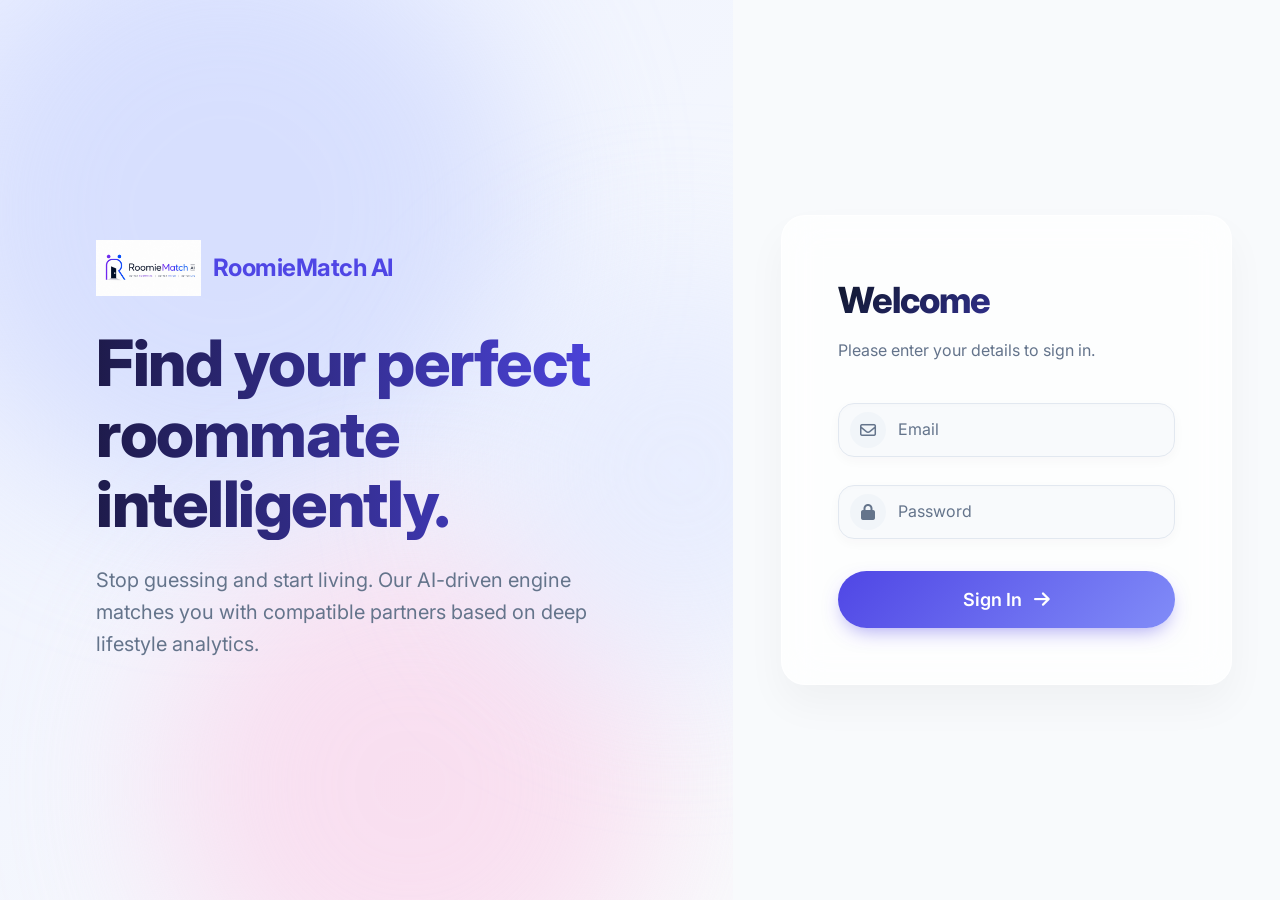
<file: frontend/requests.html>
<!DOCTYPE html>
<html lang="en">
<head>
  <meta charset="UTF-8">
  <meta name="viewport" content="width=device-width,initial-scale=1">
  <title>Requests — RoomieMatch AI</title>
  <meta name="description" content="Manage incoming and sent roommate requests on RoomieMatch AI.">
  <link href="https://cdnjs.cloudflare.com/ajax/libs/font-awesome/6.5.1/css/all.min.css" rel="stylesheet">
  <link href="https://fonts.googleapis.com/css2?family=Inter:wght@400;500;600;700&display=swap" rel="stylesheet">
  <link href="polish.css" rel="stylesheet">
  <script src="script.js"></script>
  <style>
    /* =========================================
       STRUCTURAL DASHBOARD REFINEMENT
       ========================================= */
    :root {
      --bg-body: #F9FAFB;
      --bg-surface: #FFFFFF;
      --border-light: #E5E7EB;
      --border-hover: #D1D5DB;
      --text-main: #111827;
      --text-muted: #6B7280;
      --text-lighter: #9CA3AF;
      --primary: #111827; /* Strict high-contrast primary */
      --shadow-subtle: 0 1px 2px 0 rgba(0, 0, 0, 0.03);
      --shadow-hover: 0 4px 6px -1px rgba(0, 0, 0, 0.05);
      --transition: all 0.2s ease;
      
      --spacing-section: 48px; /* Massive spacing rule */
      --spacing-card: 20px;
    }

    /* Animations */
    @keyframes fadeSlideUp {
      from { opacity: 0; transform: translateY(12px); }
      to { opacity: 1; transform: translateY(0); }
    }
    
    .animate-in {
      animation: fadeSlideUp 0.5s cubic-bezier(0.16, 1, 0.3, 1) forwards;
    }
    .delay-1 { animation-delay: 0.05s; }
    .delay-2 { animation-delay: 0.1s; }
    .delay-3 { animation-delay: 0.15s; }

    * { box-sizing: border-box; margin: 0; padding: 0; }

    body {
      font-family: 'Inter', -apple-system, BlinkMacSystemFont, "Segoe UI", Roboto, sans-serif;
      background-color: var(--bg-body);
      color: var(--text-main);
      display: flex;
      height: 100vh;
      overflow: hidden;
      -webkit-font-smoothing: antialiased;
    }

    /* Layout structure */
    .sidebar {
      width: 260px;
      background: var(--bg-surface);
      border-right: 1px solid var(--border-light);
      display: flex;
      flex-direction: column;
      flex-shrink: 0;
      height: 100vh;
      z-index: 10;
    }

    .main-wrapper {
      flex: 1;
      display: flex;
      flex-direction: column;
      height: 100vh;
      overflow: hidden;
    }

    /* Top Navbar */
    .topbar {
      height: 64px;
      background: var(--bg-surface);
      border-bottom: 1px solid var(--border-light);
      display: flex;
      align-items: center;
      justify-content: space-between;
      padding: 0 2rem;
      flex-shrink: 0;
      z-index: 5;
    }

    .topbar-title {
      font-size: 1.05rem;
      font-weight: 600;
      color: var(--text-main);
      display: flex;
      align-items: center;
      gap: 0.5rem;
    }
    .topbar-title span { color: var(--text-muted); font-weight: 400; font-size: 0.9rem; }

    .user-chip {
      display: flex;
      align-items: center;
      gap: 0.75rem;
    }
    .user-avatar {
      width: 32px; height: 32px; border-radius: 50%;
      background: #F3F4F6;
      color: var(--text-main);
      display: flex; align-items: center; justify-content: center;
      font-weight: 600; font-size: 0.85rem; border: 1px solid var(--border-light);
    }
    .user-email { font-size: 0.875rem; font-weight: 500; color: var(--text-main); }

    /* Sidebar Content */
    .sidebar-brand {
      height: 64px; display: flex; align-items: center; padding: 0 1.5rem;
      font-size: 1.1rem; font-weight: 700; border-bottom: 1px solid var(--border-light); gap: 0.5rem;
    }

    .sidebar-nav {
      padding: 1rem 0;
      display: flex;
      flex-direction: column;
      overflow-y: auto;
    }

    .nav-group-label {
      font-size: 0.75rem; font-weight: 600; color: var(--text-lighter);
      text-transform: uppercase; letter-spacing: 0.05em;
      padding: 1.5rem 1.5rem 0.5rem;
    }

    .nav-item {
      display: flex; align-items: center; gap: 0.875rem;
      padding: 0.625rem 1.5rem; margin: 0.125rem 0.5rem; border-radius: 6px;
      color: var(--text-muted); text-decoration: none;
      font-weight: 500; font-size: 0.9rem;
      transition: all 0.25s cubic-bezier(0.16, 1, 0.3, 1); position: relative;
    }
    .nav-item i { font-size: 1rem; width: 16px; text-align: center; }
    
    .nav-item:hover { color: var(--text-main); background: #F3F4F6; transform: translateX(4px); }

    .nav-item.active { color: var(--text-main); font-weight: 600; background: #F3F4F6; }
    .nav-item.active::before {
      content: ''; position: absolute; left: -0.5rem; top: 10%; bottom: 10%;
      width: 4px; background: var(--primary); border-radius: 0 4px 4px 0;
    }

    /* Main Content Area */
    .main-content {
      flex: 1; overflow-y: auto; padding: 2.5rem 3rem; background: var(--bg-body);
    }
    .main-content::-webkit-scrollbar { width: 6px; }
    .main-content::-webkit-scrollbar-thumb { background: var(--border-light); border-radius: 4px; }

    /* Section Grouping Constraints */
    .section-wrapper {
      max-width: 1200px;
      margin-bottom: var(--spacing-section);
    }

    /* Main Title Section */
    .page-header { margin-bottom: 2rem; border-bottom: 1px solid var(--border-light); padding-bottom: 1.5rem; }
    .page-header h1 { font-size: 1.75rem; font-weight: 700; color: var(--text-main); line-height: 1.2; letter-spacing: -0.02em; }
    .page-header p { font-size: 1rem; color: var(--text-muted); margin-top: 0.35rem; }

    /* Stats Section (Clean Row) */
    .stats-grid {
      display: grid; grid-template-columns: repeat(4, 1fr); gap: 24px;
    }
    .stat-card {
      background: var(--bg-surface); border: 1px solid var(--border-light); border-radius: 12px;
      padding: var(--spacing-card); display: flex; flex-direction: column; justify-content: space-between;
      position: relative; overflow: hidden; box-shadow: var(--shadow-subtle); transition: all 0.3s ease;
    }
    .stat-card::before {
      content: ''; position: absolute; top: 0; left: 0; right: 0; height: 3px;
      background: linear-gradient(90deg, #111827, #6B7280); opacity: 0; transition: opacity 0.3s ease;
    }
    .stat-card:hover { transform: translateY(-4px); box-shadow: 0 12px 20px -5px rgba(0,0,0,0.05), 0 4px 6px -2px rgba(0,0,0,0.025); }
    .stat-card:hover::before { opacity: 1; }
    
    .stat-title { font-size: 0.85rem; font-weight: 600; color: var(--text-muted); text-transform: uppercase; letter-spacing: 0.02em; margin-bottom: 1rem; }
    .stat-value { font-size: 2.75rem; font-weight: 700; color: var(--text-main); line-height: 1; margin-bottom: 0.5rem; letter-spacing: -0.04em; }
    .stat-desc { font-size: 0.85rem; color: var(--text-lighter); }

    /* Quick Actions (Major Fix) */
    .section-title { font-size: 1.1rem; font-weight: 700; color: var(--text-main); margin-bottom: 1.25rem; border-top: 1px solid var(--border-light); padding-top: 2rem; }
    .action-grid { display: grid; grid-template-columns: repeat(3, 1fr); gap: 24px; }
    
    .action-card {
      display: flex; align-items: flex-start; gap: 1rem;
      padding: var(--spacing-card); background: var(--bg-surface);
      border: 1px solid var(--border-light); border-radius: 12px;
      cursor: pointer; transition: all 0.3s cubic-bezier(0.16, 1, 0.3, 1);
      box-shadow: var(--shadow-subtle); position: relative;
    }
    .action-icon {
      width: 44px; height: 44px; border-radius: 50%; background: #F3F4F6; color: #4B5563;
      display: flex; align-items: center; justify-content: center; font-size: 1.1rem; flex-shrink: 0;
      transition: all 0.3s cubic-bezier(0.16, 1, 0.3, 1);
    }
    .action-text h4 { font-size: 0.95rem; font-weight: 600; color: var(--text-main); margin-bottom: 0.25rem; }
    .action-text p { font-size: 0.85rem; color: var(--text-muted); line-height: 1.4; }
    
    .action-card:hover { border-color: var(--border-hover); box-shadow: 0 10px 15px -3px rgba(0,0,0,0.05); transform: translateY(-4px); background: #F9FAFB; }
    .action-card:hover .action-icon { background: var(--text-main); color: #FFFFFF; transform: scale(1.1) rotate(-5deg); }

    /* Inner Sections */
    .form-panel { background: var(--bg-surface); border: 1px solid var(--border-light); border-radius: 8px; padding: 24px; margin-bottom: 24px; max-width: 600px; }
    
    /* Forms & Inputs */
    .form-group { margin-bottom: 1.5rem; }
    .form-label { display: block; font-size: 0.875rem; font-weight: 600; color: var(--text-main); margin-bottom: 0.5rem; }
    .form-control {
      width: 100%; padding: 0.625rem 0.875rem; font-size: 0.95rem; font-family: 'Inter', sans-serif;
      background: #FFFFFF; border: 1px solid var(--border-light); border-radius: 6px;
      color: var(--text-main); transition: var(--transition); box-shadow: inset 0 1px 2px rgba(0,0,0,0.02);
    }
    .form-control:focus { outline: none; border-color: var(--text-main); box-shadow: 0 0 0 3px rgba(17, 24, 39, 0.1); }
    
    /* Clean Solid Button */
    .btn-solid {
      width: 100%; padding: 0.75rem 1rem; border: none; border-radius: 6px;
      background: var(--text-main); color: #FFFFFF; 
      font-size: 0.95rem; font-weight: 500; font-family: 'Inter', sans-serif;
      cursor: pointer; transition: all 0.15s ease; box-shadow: 0 1px 2px rgba(0,0,0,0.1);
    }
    .btn-solid:hover { background: #1F2937; transform: translateY(-1px); box-shadow: 0 4px 6px -1px rgba(0,0,0,0.1); }
    .btn-solid:active { transform: scale(0.98); box-shadow: none; }

    /* Tables */
    .table-panel { border: 1px solid var(--border-light); border-radius: 8px; background: var(--bg-surface); overflow: hidden; }
    table { width: 100%; border-collapse: collapse; text-align: left; }
    th { background: #F9FAFB; padding: 0.875rem 1.5rem; font-size: 0.75rem; font-weight: 600; color: var(--text-muted); text-transform: uppercase; letter-spacing: 0.05em; border-bottom: 1px solid var(--border-light); }
    td { padding: 1rem 1.5rem; font-size: 0.9rem; font-weight: 400; color: var(--text-main); border-bottom: 1px solid var(--border-light); transition: background 0.2s ease; }
    tbody tr:hover td { background: #F9FAFB; }
    tr:last-child td { border-bottom: none; }
    
    .status-badge {
      display: inline-flex; padding: 0.25rem 0.5rem; border-radius: 4px; font-size: 0.75rem; font-weight: 500; border: 1px solid transparent;
    }
    .status-badge.blue { background: #EFF6FF; color: #1D4ED8; border-color: #BFDBFE; }
    .status-badge.purple { background: #FAF5FF; color: #7E22CE; border-color: #E9D5FF; }
    .status-badge.green { background: #ECFDF5; color: #047857; border-color: #A7F3D0; }
    .status-badge.gray { background: #F3F4F6; color: #374151; border-color: #D1D5DB; }

    /* Toast */
    #toastContainer { position: fixed; bottom: 24px; right: 24px; z-index: 9999; display: flex; flex-direction: column; gap: 12px; }
  </style>
  <style>
    /* CSS overrides for Requests */
    .tabs {
      display: flex;
      gap: 1rem;
      margin-bottom: 2rem;
      border-bottom: 1px solid var(--border-light);
      padding-bottom: 1rem;
    }
    .tab-btn {
      background: none;
      border: none;
      font-size: 0.95rem;
      font-weight: 500;
      color: var(--text-muted);
      cursor: pointer;
      padding: 0.5rem 1rem;
      border-radius: 6px;
      transition: all 0.2s ease;
      display: inline-flex;
      align-items: center;
      gap: 0.5rem;
    }
    .tab-btn:hover { background: #F3F4F6; color: var(--text-main); }
    .tab-btn.active { background: #EEF2FF; color: var(--brand-primary, #4F46E5); font-weight: 600; }
    
    #requestsContainer {
      display: flex;
      flex-direction: column;
      gap: 1rem;
    }
    
    .spinner-wrap {
      display: flex;
      justify-content: center;
      padding: 3rem;
    }
    .spinner-ring {
      width: 40px; height: 40px;
      border: 3px solid #E5E7EB;
      border-top-color: var(--brand-primary, #4F46E5);
      border-radius: 50%;
      animation: spin 1s linear infinite;
    }
    @keyframes spin { to { transform: rotate(360deg); } }

    /* =========================================
       DYNAMIC CARD STYLES (Light Theme)
       ========================================= */
    /* Empty State */
    .card { background: transparent; border: none; box-shadow: none; } /* Reset default script.js card if any */
    .empty-state { text-align: center; padding: 48px 24px; background: var(--bg-surface); border: 1px solid var(--border-light); border-radius: 12px; box-shadow: var(--shadow-subtle); margin-top: 1rem; width: 100%; }
    .empty-state .ei { font-size: 48px; color: var(--text-lighter); margin-bottom: 16px; }
    .empty-state h4  { font-size: 1.1rem; font-weight: 600; color: var(--text-main); margin-bottom: 8px; }
    .empty-state p   { font-size: 0.9rem; color: var(--text-muted); max-width: 400px; margin: 0 auto; }
    
    /* Matches & Requests Cards */
    .match-card, .req-card {
      background: var(--bg-surface);
      border: 1px solid var(--border-light);
      border-radius: 12px;
      box-shadow: var(--shadow-subtle);
      transition: all 0.2s ease;
      display: flex; flex-direction: column;
    }
    .match-card:hover, .req-card:hover {
      border-color: var(--border-hover);
      box-shadow: var(--shadow-hover);
      transform: translateY(-2px);
    }
    
    /* Match Card specific */
    .match-header { display: flex; align-items: flex-start; justify-content: space-between; gap: 12px; padding: 18px 18px 14px; }
    .match-user { display: flex; align-items: center; gap: 12px; }
    .match-avatar { width: 44px; height: 44px; border-radius: 50%; background: #F3F4F6; color: var(--text-main); display: flex; align-items: center; justify-content: center; font-weight: 600; font-size: 1.1rem; border: 1px solid var(--border-light); flex-shrink: 0; }
    .match-name { font-weight: 600; font-size: 0.95rem; color: var(--text-main); }
    .match-id   { font-size: 0.75rem; color: var(--text-muted); margin-top: 2px; }
    .divider { height: 1px; background: var(--border-light); margin: 0 18px; }
    
    .traits { display: grid; grid-template-columns: 1fr 1fr 1fr; gap: 8px; padding: 14px 18px; }
    .trait { padding: 4px 0; }
    .t-label { font-size: 0.7rem; font-weight: 600; color: var(--text-lighter); text-transform: uppercase; letter-spacing: 0.05em; margin-bottom: 4px; }
    .t-value { font-size: 0.85rem; font-weight: 500; color: var(--text-main); }
    
    .score-pill { display: inline-flex; align-items: center; gap: 4px; padding: 4px 10px; border-radius: 20px; font-size: 0.75rem; font-weight: 600; white-space: nowrap; flex-shrink: 0; }
    .score-high   { background: #ECFDF5; color: #047857; border: 1px solid #A7F3D0; }
    .score-medium { background: #FEF3C7; color: #D97706; border: 1px solid #FDE68A; }
    .score-low    { background: #FEF2F2; color: #B91C1C; border: 1px solid #FECACA; }
    
    .score-bar-wrap { margin: 4px 0 10px; }
    .score-bar-bg { background: #F3F4F6; border-radius: 4px; height: 6px; overflow: hidden; }
    .score-bar-fill { height: 100%; border-radius: 4px; transition: transform 0.8s ease; transform-origin: left; animation: growBar 0.9s cubic-bezier(0.16, 1, 0.3, 1) both; }
    @keyframes growBar { from { transform: scaleX(0); } }
    .fill-high   { background: #10B981; }
    .fill-medium { background: #F59E0B; }
    .fill-low    { background: #EF4444; }
    
    /* Request Card specific */
    .req-card { padding: 16px 20px; display: flex; align-items: center; justify-content: space-between; gap: 16px; margin-bottom: 12px; flex-direction: row; }
    .req-left { display: flex; align-items: center; gap: 16px; }
    .req-avatar { width: 44px; height: 44px; border-radius: 50%; background: #F3F4F6; color: var(--text-main); display: flex; align-items: center; justify-content: center; font-weight: 600; font-size: 1.1rem; border: 1px solid var(--border-light); flex-shrink: 0; }
    .req-name { font-weight: 600; font-size: 0.95rem; color: var(--text-main); }
    .req-meta { font-size: 0.8rem; color: var(--text-muted); margin-top: 4px; display: flex; align-items: center; gap: 8px; }
    .req-actions { display: flex; gap: 8px; flex-shrink: 0; }
    
    /* Skeleton Loader */
    .skeleton-block { background: #F3F4F6; position: relative; overflow: hidden; border-radius: 6px; }
    .skeleton-block::after { content: ''; position: absolute; top: 0; left: 0; width: 100%; height: 100%; background: linear-gradient(90deg, transparent, rgba(255,255,255,0.4), transparent); transform: translateX(-100%); animation: shimmer 1.5s infinite; }
    @keyframes shimmer { 100% { transform: translateX(100%); } }
    
    /* Buttons in Cards */
    .btn-primary { background: var(--text-main); color: #fff; border: none; padding: 0.6rem 1rem; border-radius: 6px; font-size: 0.85rem; font-weight: 500; cursor: pointer; transition: all 0.2s ease; display: inline-flex; align-items: center; justify-content: center; gap: 6px; }
    .btn-primary:hover:not(:disabled) { background: #1F2937; transform: translateY(-1px); }
    .btn-primary:active:not(:disabled) { transform: scale(0.96); }
    .btn-primary:disabled { opacity: 0.6; cursor: not-allowed; }
    
    .btn-secondary { background: #fff; color: var(--text-main); border: 1px solid var(--border-light); padding: 0.6rem 1rem; border-radius: 6px; font-size: 0.85rem; font-weight: 500; cursor: pointer; transition: all 0.2s ease; display: inline-flex; align-items: center; justify-content: center; gap: 6px; text-decoration: none; }
    .btn-secondary:hover { background: #F9FAFB; border-color: var(--border-hover); }
    .btn-secondary:active { transform: scale(0.96); }
    
    .btn-success { background: #10B981; color: #fff; border: none; padding: 0.5rem 0.8rem; border-radius: 6px; font-size: 0.85rem; font-weight: 500; cursor: pointer; transition: all 0.2s ease; display: inline-flex; align-items: center; gap: 6px; }
    .btn-success:hover { background: #059669; }
    .btn-success:active { transform: scale(0.96); }
    .btn-danger { background: #EF4444; color: #fff; border: none; padding: 0.5rem 0.8rem; border-radius: 6px; font-size: 0.85rem; font-weight: 500; cursor: pointer; transition: all 0.2s ease; display: inline-flex; align-items: center; gap: 6px; }
    .btn-danger:hover { background: #DC2626; }
    .btn-danger:active { transform: scale(0.96); }
    
    .btn-sm { padding: 0.4rem 0.8rem; font-size: 0.8rem; }
    .w-full { width: 100%; }
    
    /* Badges */
    .badge { padding: 2px 8px; border-radius: 20px; font-size: 0.75rem; font-weight: 600; }
    .badge-pending  { background: #FEF3C7; color: #D97706; border: 1px solid #FDE68A; }
    .badge-accepted { background: #ECFDF5; color: #047857; border: 1px solid #A7F3D0; }
    .badge-rejected { background: #FEF2F2; color: #B91C1C; border: 1px solid #FECACA; }
    
    /* Toast overriding */
    .toast-stack { position: fixed; bottom: 24px; right: 24px; display: flex; flex-direction: column; gap: 8px; z-index: 9999; }
    .toast-item { display: flex; align-items: center; gap: 12px; padding: 14px 20px; border-radius: 12px; font-size: 0.95rem; font-weight: 500; box-shadow: 0 10px 25px -5px rgba(0,0,0,0.15), 0 8px 10px -6px rgba(0,0,0,0.1); animation: slideIn 0.3s cubic-bezier(0.16, 1, 0.3, 1); max-width: 360px; background: #FFFFFF; color: #111827; border: 1px solid #E5E7EB; }
    .toast-item i { font-size: 1.1rem; }
    .toast-item.success { border-left: 4px solid #10B981; }
    .toast-item.success i { color: #10B981; }
    .toast-item.error   { border-left: 4px solid #EF4444; }
    .toast-item.error i { color: #EF4444; }
    .toast-item.info    { border-left: 4px solid #3B82F6; }
    .toast-item.info i  { color: #3B82F6; }
    .toast-item.removing { animation: slideOut 0.3s ease forwards; }
    @keyframes slideIn { from { opacity:0; transform: translateY(20px); } to { opacity:1; transform: translateY(0); } }
    @keyframes slideOut { from { opacity:1; transform: translateY(0); } to { opacity:0; transform: translateY(20px); } }
  </style>
</head>
<body>

  <!-- LEFT SIDEBAR -->
  <aside class="sidebar" id="sidebar">
    <div class="sidebar-brand">
      <img src="logo.jpeg" alt="RoomieMatch" style="height: 48px; width: auto; object-fit: contain;"> RoomieMatch
    </div>
    
    <nav class="sidebar-nav">
      <div class="nav-group-label">Main</div>
      <a href="dashboard.html" class="nav-item">
        <i class="fa-solid fa-house"></i> Dashboard
      </a>
      
      <div class="nav-group-label">Profile & Matches</div>
      <a href="profile.html" class="nav-item">
        <i class="fa-solid fa-user-pen"></i> Profile
      </a>
      <a href="matches.html" class="nav-item">
        <i class="fa-solid fa-handshake"></i> Matches
      </a>
      <a href="requests.html" class="nav-item active">
        <i class="fa-solid fa-bell"></i> Requests
      </a>
      
      <div class="nav-group-label">Navigation</div>
      <a href="#" class="nav-item" id="logoutBtn" style="margin-top: 1rem; color: #DC2626;">
        <i class="fa-solid fa-right-from-bracket"></i> Sign out
      </a>
    </nav>
  </aside>

  <!-- MAIN CONTENT AREA -->
  <div class="main-wrapper">
    
    <!-- TOP NAVBAR -->
    <header class="topbar">
      <div class="topbar-title">
        Student Workspace <span id="topbarSubtitle">/ Requests</span>
      </div>
      <div class="user-chip">
        <div class="user-avatar" id="sidebarAvatar">U</div>
        <span class="user-email" id="sidebarEmail">student@upes.ac.in</span>
      </div>
    </header>

    <main class="main-content">
      
      <div class="section-wrapper animate-in">
        
        <div class="page-header delay-1">
          <h1>Requests</h1>
          <p>Accept or decline incoming roommate requests, and track requests you've sent.</p>
        </div>

        <div class="animate-in delay-2">
          <!-- Tabs -->
          <div class="tabs">
            <button class="tab-btn active" data-tab="incoming">
              <i class="fa-solid fa-inbox fa-sm"></i> Incoming
            </button>
            <button class="tab-btn" data-tab="sent">
              <i class="fa-solid fa-paper-plane fa-sm"></i> Sent
            </button>
          </div>

          <!-- Container -->
          <div id="requestsContainer">
            <div class="spinner-wrap"><div class="spinner-ring"></div></div>
          </div>
        </div>

      </div>
    </main>
  </div>

<script>
// JS Logic intact
</script>
</body>
</html>
</file>
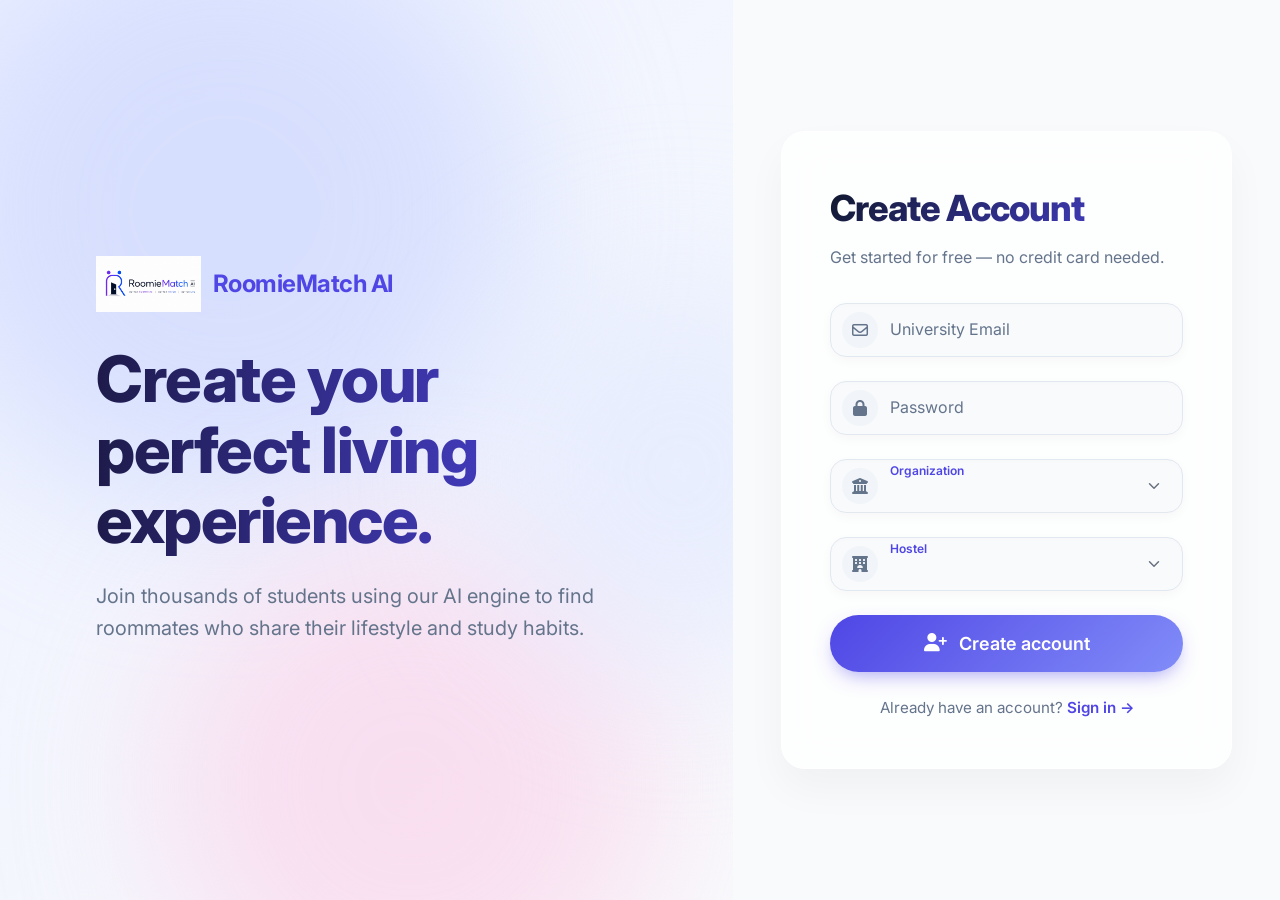
<file: frontend/signup.html>
<!DOCTYPE html>
<html lang="en">
<head>
  <meta charset="UTF-8">
  <meta name="viewport" content="width=device-width,initial-scale=1">
  <title>RoomieMatch AI — Create Account</title>
  
  <link href="https://fonts.googleapis.com/css2?family=Inter:wght@300;400;500;600;700&display=swap" rel="stylesheet">
  <link href="https://cdnjs.cloudflare.com/ajax/libs/font-awesome/6.5.1/css/all.min.css" rel="stylesheet">
  <link href="https://unpkg.com/aos@2.3.4/dist/aos.css" rel="stylesheet">
  
  <link href="style.css" rel="stylesheet">

  <style>
    /* =========================================
       PREMIUM SAAS LOGIN REDESIGN
       ========================================= */
    :root {
      --brand-primary: #4F46E5;
      --brand-primary-hover: #4338CA;
      --brand-gradient: linear-gradient(135deg, #4F46E5 0%, #818CF8 100%);
      --text-dark: #0F172A;
      --text-muted: #64748B;
      --glass-bg: rgba(255, 255, 255, 0.75);
      --glass-border: rgba(255, 255, 255, 0.6);
      --glass-shadow: 0 20px 40px rgba(0, 0, 0, 0.04);
    }

    body.auth-page {
      margin: 0;
      font-family: 'Inter', sans-serif;
      min-height: 100vh;
      display: flex;
      overflow: hidden;
      background: #F8FAFC;
    }

    .split-layout {
      display: flex;
      width: 100vw;
      height: 100vh;
      overflow: hidden;
    }

    /* LEFT SIDE: BRANDING & BLOBS */
    .split-left {
      flex: 1.2;
      position: relative;
      display: flex;
      flex-direction: column;
      justify-content: center;
      padding: 5rem 6rem;
      background: linear-gradient(135deg, #EEF2FF 0%, #F8FAFC 100%);
      overflow: hidden;
      z-index: 1;
    }

    .blob {
      position: absolute;
      filter: blur(80px);
      border-radius: 50%;
      z-index: -1;
      opacity: 0.6;
      animation: float-blob 12s ease-in-out infinite alternate;
    }

    .blob-1 {
      top: -10%; left: -10%;
      width: 600px; height: 600px;
      background: #C7D2FE;
    }

    .blob-2 {
      bottom: -15%; right: 10%;
      width: 500px; height: 500px;
      background: #FBCFE8;
      animation-delay: -4s;
    }

    .blob-3 {
      top: 30%; right: -20%;
      width: 400px; height: 400px;
      background: #E0E7FF;
      animation-delay: -8s;
    }

    @keyframes float-blob {
      0%   { transform: translate(0, 0) scale(1); }
      50%  { transform: translate(30px, 40px) scale(1.05); }
      100% { transform: translate(-20px, -30px) scale(0.95); }
    }

    .brand-content {
      max-width: 600px;
    }

    .brand-logo {
      font-size: 1.5rem;
      font-weight: 700;
      color: var(--brand-primary);
      display: flex;
      align-items: center;
      gap: 0.75rem;
      margin-bottom: 2rem;
      letter-spacing: -0.5px;
    }

    .brand-tagline {
      font-size: 4rem;
      font-weight: 800;
      line-height: 1.1;
      letter-spacing: -1.5px;
      background: linear-gradient(to right, #1E1B4B, #4F46E5);
      -webkit-background-clip: text;
      -webkit-text-fill-color: transparent;
      margin-bottom: 1.5rem;
    }

    .brand-subtitle {
      font-size: 1.25rem;
      color: var(--text-muted);
      line-height: 1.6;
      font-weight: 400;
      max-width: 500px;
    }

    /* RIGHT SIDE: GLASS CARD */
    .split-right {
      flex: 1;
      display: flex;
      align-items: center;
      justify-content: center;
      padding: 3rem;
      position: relative;
      background: transparent;
      z-index: 2;
    }

    .glass-card {
      background: var(--glass-bg);
      backdrop-filter: blur(20px);
      -webkit-backdrop-filter: blur(20px);
      border: 1px solid var(--glass-border);
      box-shadow: var(--glass-shadow);
      border-radius: 24px;
      padding: 3rem;
      width: 100%;
      max-width: 480px;
      transform-origin: center;
      animation: scale-in 0.8s cubic-bezier(0.16, 1, 0.3, 1) forwards;
      max-height: 90vh;
      overflow-y: auto;
    }

    @keyframes scale-in {
      0%   { opacity: 0; transform: scale(0.95) translateY(20px); }
      100% { opacity: 1; transform: scale(1) translateY(0); }
    }

    .card-header {
      margin-bottom: 2rem;
    }

    .card-header h2 {
      font-size: 2.25rem;
      font-weight: 800;
      background: linear-gradient(135deg, #0F172A 0%, #4F46E5 100%);
      -webkit-background-clip: text;
      -webkit-text-fill-color: transparent;
      margin: 0 0 0.5rem 0;
      letter-spacing: -1px;
    }

    .card-header p {
      color: var(--text-muted);
      margin: 0;
      font-size: 1rem;
    }

    /* Floating Inputs */
    .form-group {
      position: relative;
      margin-bottom: 1.5rem;
    }

    .input-icon {
      position: absolute;
      left: 0.75rem;
      top: 50%;
      transform: translateY(-50%);
      color: var(--text-muted);
      background: #F1F5F9;
      width: 36px;
      height: 36px;
      display: flex;
      align-items: center;
      justify-content: center;
      border-radius: 50%;
      transition: all 0.3s ease;
      z-index: 2;
      font-size: 1rem;
    }

    .floating-input {
      width: 100%;
      padding: 1.5rem 1.25rem 0.5rem 3.75rem;
      font-size: 1rem;
      font-family: 'Inter', sans-serif;
      color: var(--text-dark);
      border: 1.5px solid #E2E8F0;
      border-radius: 16px;
      background: #F8FAFC;
      outline: none;
      transition: all 0.3s ease;
      box-sizing: border-box;
      box-shadow: inset 0 2px 4px rgba(0,0,0,0.01), 0 4px 12px rgba(0,0,0,0.03);
      appearance: none;
    }

    /* Dropdown arrow custom for floating select */
    select.floating-input {
      background-image: url("data:image/svg+xml;charset=utf-8,%3Csvg xmlns='http://www.w3.org/2000/svg' viewBox='0 0 16 16'%3E%3Cpath fill='none' stroke='%236B7280' stroke-linecap='round' stroke-linejoin='round' stroke-width='2' d='m2 5 6 6 6-6'/%3E%3C/svg%3E");
      background-position: right 1.25rem center;
      background-repeat: no-repeat;
      background-size: 16px 12px;
      padding-right: 3rem;
    }

    .floating-input:hover {
      border-color: #CBD5E1;
      background: #FFFFFF;
      box-shadow: 0 6px 16px rgba(0,0,0,0.05);
    }

    .floating-input:focus {
      background: #FFFFFF;
      border-color: var(--brand-primary);
      box-shadow: 0 0 0 4px rgba(79, 70, 229, 0.15), 0 4px 12px rgba(79, 70, 229, 0.1);
    }

    .floating-input:focus ~ .input-icon {
      color: var(--brand-primary);
      background: #EEF2FF;
      box-shadow: 0 0 0 2px rgba(79, 70, 229, 0.1);
    }

    .floating-label {
      position: absolute;
      left: 3.75rem;
      top: 50%;
      transform: translateY(-50%);
      color: var(--text-muted);
      font-size: 1rem;
      pointer-events: none;
      transition: all 0.25s cubic-bezier(0.4, 0, 0.2, 1);
      z-index: 2;
      margin: 0;
    }

    .floating-input:focus ~ .floating-label,
    .floating-input:not(:placeholder-shown) ~ .floating-label,
    select.floating-input ~ .floating-label {
      top: 0.75rem;
      font-size: 0.75rem;
      font-weight: 600;
      color: var(--brand-primary);
    }

    /* Pill Button */
    .btn-pill {
      width: 100%;
      padding: 1.125rem;
      border-radius: 50px;
      border: none;
      background: var(--brand-gradient);
      color: white;
      font-size: 1.125rem;
      font-weight: 600;
      font-family: 'Inter', sans-serif;
      cursor: pointer;
      display: flex;
      align-items: center;
      justify-content: center;
      gap: 0.75rem;
      transition: all 0.3s cubic-bezier(0.16, 1, 0.3, 1);
      box-shadow: 0 8px 20px -6px rgba(79, 70, 229, 0.5);
      margin-top: 1.5rem;
      position: relative;
      overflow: hidden;
    }

    .btn-pill::after {
      content: '';
      position: absolute;
      top: -50%;
      left: -50%;
      width: 200%;
      height: 200%;
      background: linear-gradient(to right, rgba(255,255,255,0) 0%, rgba(255,255,255,0.2) 50%, rgba(255,255,255,0) 100%);
      transform: rotate(30deg) translateX(-100%);
      transition: transform 0.6s cubic-bezier(0.16, 1, 0.3, 1);
      pointer-events: none;
    }

    .btn-pill:hover::after {
      transform: rotate(30deg) translateX(100%);
    }

    .btn-pill:hover {
      transform: translateY(-3px);
      box-shadow: 0 12px 25px -6px rgba(79, 70, 229, 0.6);
    }

    .btn-pill:active {
      transform: translateY(1px);
      box-shadow: 0 4px 10px -4px rgba(79, 70, 229, 0.5);
    }

    .auth-footer {
      text-align: center;
      margin-top: 1.5rem;
      font-size: 0.95rem;
      color: var(--text-muted);
    }

    .auth-footer a {
      color: var(--brand-primary);
      text-decoration: none;
      font-weight: 600;
    }
    .auth-footer a:hover {
      text-decoration: underline;
    }

    .form-control { border: none; box-shadow: none; }
    
    @media (max-width: 992px) {
      .split-layout { flex-direction: column; }
      .split-left { padding: 3rem 2rem; flex: none; align-items: center; text-align: center; }
      .brand-tagline { font-size: 2.5rem; }
      .split-right { padding: 2rem; }
    }
  </style>
</head>
<body class="auth-page">

  <div class="split-layout">
    
    <!-- LEFT: BRANDING & BLOBS -->
    <div class="split-left">
      <!-- Animated background blobs -->
      <div class="blob blob-1"></div>
      <div class="blob blob-2"></div>
      <div class="blob blob-3"></div>

      <div class="brand-content" data-aos="fade-right" data-aos-duration="1000">
        <div class="brand-logo">
          <img src="logo.jpeg" alt="RoomieMatch AI" style="height: 56px; width: auto; object-fit: contain;"> RoomieMatch AI
        </div>
        <h1 class="brand-tagline">Create your perfect living experience.</h1>
        <p class="brand-subtitle">Join thousands of students using our AI engine to find roommates who share their lifestyle and study habits.</p>
      </div>
    </div>

    <!-- RIGHT: GLASS CARD FORM -->
    <div class="split-right">
      <div class="glass-card">
        
        <div class="card-header">
          <h2>Create Account</h2>
          <p>Get started for free — no credit card needed.</p>
        </div>

        <form id="signupForm" novalidate>
          
          <div class="form-group">
            <input type="email" id="regEmail" class="floating-input" placeholder=" " required autocomplete="email">
            <i class="fa-regular fa-envelope input-icon"></i>
            <label class="floating-label" for="regEmail">University Email</label>
          </div>

          <div class="form-group">
            <input type="password" id="regPassword" class="floating-input" placeholder=" " required autocomplete="new-password" minlength="8">
            <i class="fa-solid fa-lock input-icon"></i>
            <label class="floating-label" for="regPassword">Password</label>
          </div>

          <div class="form-group">
            <select id="regOrganization" class="floating-input" required>
              <option value=""></option>
              <option value="UPES">UPES</option>
            </select>
            <i class="fa-solid fa-building-columns input-icon"></i>
            <label class="floating-label" for="regOrganization">Organization</label>
          </div>

          <div class="form-group">
            <select id="regHostel" class="floating-input" required>
              <option value=""></option>
              <option value="BIDHOLI_BOYS_HOSTEL">Bidholi Boys Hostel</option>
              <option value="BIDHOLI_GIRLS_HOSTEL">Bidholi Girls Hostel</option>
            </select>
            <i class="fa-solid fa-hotel input-icon"></i>
            <label class="floating-label" for="regHostel">Hostel</label>
          </div>

          <button type="submit" class="btn-pill" id="signupBtn">
            <i class="fa-solid fa-user-plus btn-icon"></i> Create account 
          </button>
          
        </form>

        <div class="auth-footer">
          Already have an account? <a href="index.html">Sign in &rarr;</a>
        </div>

      </div>
    </div>
    
  </div>

  <script src="https://unpkg.com/aos@2.3.4/dist/aos.js"></script>
  <script>
    AOS.init();
  </script>
  <script src="script.js"></script>
</body>
</html>
</file>
<file: frontend/style.css>
/* ═══════════════════════════════════════════════════
   RoomieMatch AI — style.css  (complete redesign)
   ═══════════════════════════════════════════════════ */

@import url('https://fonts.googleapis.com/css2?family=Inter:wght@300;400;500;600;700;800&display=swap');

/* ── Variables ─────────────────────────────────────── */
:root {
  --primary:        #6366f1;
  --primary-hover:  #4f46e5;
  --primary-light:  #eef2ff;
  --primary-glow:   rgba(99,102,241,0.25);

  --success:        #10b981;
  --success-light:  #d1fae5;
  --danger:         #ef4444;
  --danger-light:   #fee2e2;
  --warning:        #f59e0b;
  --warning-light:  #fef3c7;
  --info:           #06b6d4;

  --bg:             #0f0f14;
  --bg-2:           #16161f;
  --bg-3:           #1d1d2a;
  --surface:        rgba(255,255,255,0.04);
  --surface-hover:  rgba(255,255,255,0.07);
  --border:         rgba(255,255,255,0.09);
  --border-focus:   rgba(99,102,241,0.6);

  --text-1:  #f0f0f5;
  --text-2:  #a0a0b8;
  --text-3:  #5c5c78;

  --sidebar-w:    248px;
  --radius:       12px;
  --radius-lg:    18px;
  --radius-xl:    24px;
  --shadow:       0 4px 24px rgba(0,0,0,0.35);
  --shadow-lg:    0 8px 40px rgba(0,0,0,0.5);
  --transition:   0.2s ease;
}

/* ── Reset ─────────────────────────────────────────── */
*, *::before, *::after { box-sizing: border-box; margin: 0; padding: 0; }

html { scroll-behavior: smooth; }

body {
  font-family: 'Inter', system-ui, sans-serif;
  background: var(--bg);
  color: var(--text-1);
  font-size: 14px;
  line-height: 1.6;
  -webkit-font-smoothing: antialiased;
}

a { color: var(--primary); text-decoration: none; transition: color var(--transition); }
a:hover { color: var(--primary-hover); }

/* ── App Layout ────────────────────────────────────── */
.app-layout {
  display: flex;
  min-height: 100vh;
}

/* ── Sidebar ───────────────────────────────────────── */
.sidebar {
  width: var(--sidebar-w);
  min-height: 100vh;
  background: var(--bg-2);
  border-right: 1px solid var(--border);
  display: flex;
  flex-direction: column;
  position: fixed;
  top: 0; left: 0;
  z-index: 100;
}

.sidebar-brand {
  display: flex;
  align-items: center;
  gap: 10px;
  padding: 24px 20px 20px;
  border-bottom: 1px solid var(--border);
}
.brand-icon {
  width: 36px; height: 36px;
  background: linear-gradient(135deg, var(--primary), #818cf8);
  border-radius: 10px;
  display: flex; align-items: center; justify-content: center;
  font-size: 16px; color: #fff;
  flex-shrink: 0;
  box-shadow: 0 0 16px var(--primary-glow);
}
.brand-name {
  font-weight: 700; font-size: 15px;
  background: linear-gradient(135deg, #f0f0f5, #a0a0b8);
  -webkit-background-clip: text; -webkit-text-fill-color: transparent;
}

.sidebar-nav {
  flex: 1;
  padding: 16px 12px;
  display: flex;
  flex-direction: column;
  gap: 2px;
}
.nav-item {
  display: flex;
  align-items: center;
  gap: 10px;
  padding: 10px 12px;
  border-radius: var(--radius);
  color: var(--text-2);
  font-size: 13.5px;
  font-weight: 500;
  transition: all var(--transition);
  position: relative;
}
.nav-item i { width: 18px; text-align: center; font-size: 14px; }
.nav-item:hover { background: var(--surface-hover); color: var(--text-1); }
.nav-item.active {
  background: linear-gradient(135deg, rgba(99,102,241,0.2), rgba(129,140,248,0.1));
  color: #818cf8;
  border: 1px solid rgba(99,102,241,0.2);
}
.nav-divider { height: 1px; background: var(--border); margin: 8px 0; }
.nav-logout { color: var(--text-3); margin-top: auto; }
.nav-logout:hover { color: var(--danger); background: var(--danger-light); }

.sidebar-footer {
  padding: 16px 12px;
  border-top: 1px solid var(--border);
}
.user-chip {
  display: flex; align-items: center; gap: 10px;
  padding: 8px 10px;
  border-radius: var(--radius);
  background: var(--surface);
}
.user-avatar {
  width: 32px; height: 32px;
  border-radius: 50%;
  background: linear-gradient(135deg, var(--primary), #818cf8);
  display: flex; align-items: center; justify-content: center;
  font-size: 12px; font-weight: 700; color: #fff;
  flex-shrink: 0;
}
.user-email { font-size: 12px; color: var(--text-2); overflow: hidden; text-overflow: ellipsis; white-space: nowrap; }

/* ── Main Content ──────────────────────────────────── */
.main-content {
  margin-left: var(--sidebar-w);
  flex: 1;
  padding: 32px;
  max-width: 1200px;
}

.page-header {
  margin-bottom: 28px;
}
.page-header h1 {
  font-size: 24px; font-weight: 700;
  background: linear-gradient(135deg, #f0f0f5 0%, #a0a0b8 100%);
  -webkit-background-clip: text; -webkit-text-fill-color: transparent;
  margin-bottom: 4px;
}
.page-header p { color: var(--text-2); font-size: 14px; }

/* ── Cards ─────────────────────────────────────────── */
.card {
  background: var(--bg-2);
  border: 1px solid var(--border);
  border-radius: var(--radius-lg);
  padding: 20px;
  transition: all var(--transition);
}
.card:hover { border-color: rgba(99,102,241,0.25); box-shadow: var(--shadow); }

.stat-card {
  display: flex;
  flex-direction: column;
  gap: 10px;
}
.stat-icon {
  width: 44px; height: 44px;
  border-radius: 12px;
  display: flex; align-items: center; justify-content: center;
  font-size: 18px;
  margin-bottom: 4px;
}
.icon-purple { background: rgba(99,102,241,0.15); color: #818cf8; }
.icon-green  { background: rgba(16,185,129,0.15);  color: #34d399; }
.icon-amber  { background: rgba(245,158,11,0.15);  color: #fbbf24; }
.icon-cyan   { background: rgba(6,182,212,0.15);   color: #22d3ee; }

.stat-title { font-weight: 600; font-size: 15px; color: var(--text-1); }
.stat-desc  { font-size: 13px; color: var(--text-2); line-height: 1.5; }

/* ── Match Cards ───────────────────────────────────── */
.match-card { padding: 0; overflow: hidden; cursor: default; }
.match-header {
  display: flex; align-items: flex-start;
  justify-content: space-between;
  gap: 12px;
  padding: 18px 18px 14px;
}
.match-user { display: flex; align-items: center; gap: 12px; }
.match-avatar {
  width: 44px; height: 44px; border-radius: 50%;
  background: linear-gradient(135deg, var(--primary), #818cf8);
  display: flex; align-items: center; justify-content: center;
  font-size: 15px; font-weight: 700; color: #fff;
  flex-shrink: 0;
}
.match-name { font-weight: 600; font-size: 14px; color: var(--text-1); }
.match-id   { font-size: 11px; color: var(--text-3); margin-top: 1px; }

.score-pill {
  display: inline-flex; align-items: center; gap: 4px;
  padding: 4px 10px; border-radius: 20px;
  font-size: 11.5px; font-weight: 600; white-space: nowrap; flex-shrink: 0;
}
.score-high   { background: var(--success-light); color: #065f46; }
.score-medium { background: var(--warning-light); color: #78350f; }
.score-low    { background: var(--danger-light);  color: #7f1d1d; }

.divider { height: 1px; background: var(--border); margin: 0 18px; }

.traits {
  display: grid; grid-template-columns: 1fr 1fr 1fr;
  gap: 2px; padding: 14px 18px;
}
.trait { padding: 6px 0; }
.t-label { font-size: 10px; color: var(--text-3); text-transform: uppercase; letter-spacing: 0.05em; margin-bottom: 2px; }
.t-value { font-size: 12.5px; font-weight: 500; color: var(--text-2); }

.match-card .btn { margin: 14px 18px 18px; width: calc(100% - 36px); }

/* ── Request Cards ─────────────────────────────────── */
.req-card {
  background: var(--bg-2);
  border: 1px solid var(--border);
  border-radius: var(--radius);
  padding: 14px 18px;
  display: flex; align-items: center; justify-content: space-between;
  gap: 12px;
  transition: all var(--transition);
  margin-bottom: 8px;
}
.req-card:hover { border-color: rgba(99,102,241,0.25); transform: translateY(-1px); }
.req-left { display: flex; align-items: center; gap: 12px; }
.req-avatar {
  width: 40px; height: 40px; border-radius: 50%;
  background: linear-gradient(135deg, #6366f1, #818cf8);
  display: flex; align-items: center; justify-content: center;
  font-size: 13px; font-weight: 700; color: #fff; flex-shrink: 0;
  border: 2px solid rgba(99,102,241,0.3);
}
.req-name { font-weight: 600; font-size: 14px; color: var(--text-1); }
.req-meta { font-size: 12px; color: var(--text-3); margin-top: 2px; }
.req-actions { display: flex; gap: 8px; flex-shrink: 0; }

/* ── Badges ────────────────────────────────────────── */
.badge { padding: 2px 8px; border-radius: 20px; font-size: 11px; font-weight: 600; }
.badge-pending  { background: var(--warning-light); color: #92400e; }
.badge-accepted { background: var(--success-light); color: #065f46; }
.badge-rejected { background: var(--danger-light);  color: #7f1d1d; }

/* ── Buttons ───────────────────────────────────────── */
.btn {
  display: inline-flex; align-items: center; justify-content: center;
  gap: 6px; padding: 9px 18px;
  border-radius: 8px; font-size: 13.5px; font-weight: 600;
  border: none; cursor: pointer; transition: all var(--transition);
  white-space: nowrap;
}
.btn:disabled { opacity: 0.6; cursor: not-allowed; }

.btn-primary {
  background: linear-gradient(135deg, var(--primary), #818cf8);
  color: #fff;
  box-shadow: 0 0 0 0 var(--primary-glow);
}
.btn-primary:hover:not(:disabled) {
  background: linear-gradient(135deg, var(--primary-hover), var(--primary));
  transform: translateY(-1px);
  box-shadow: 0 4px 16px var(--primary-glow);
}
.btn-secondary {
  background: var(--surface);
  color: var(--text-1);
  border: 1px solid var(--border);
}
.btn-secondary:hover:not(:disabled) {
  background: var(--surface-hover);
  border-color: rgba(99,102,241,0.3);
}
.btn-success {
  background: linear-gradient(135deg, var(--success), #34d399);
  color: #fff;
}
.btn-success:hover:not(:disabled) { filter: brightness(1.1); transform: translateY(-1px); }
.btn-danger {
  background: linear-gradient(135deg, var(--danger), #f87171);
  color: #fff;
}
.btn-danger:hover:not(:disabled) { filter: brightness(1.1); transform: translateY(-1px); }

.btn-sm { padding: 6px 12px; font-size: 12.5px; border-radius: 7px; }
.btn-w100 { width: 100%; }
.w-full { width: 100%; }

/* ── Forms ─────────────────────────────────────────── */
.form-label { font-size: 13px; font-weight: 500; color: var(--text-2); margin-bottom: 6px; display: block; }
.form-control, .form-select {
  width: 100%;
  background: var(--bg-3);
  border: 1px solid var(--border);
  border-radius: 8px;
  padding: 10px 13px;
  color: var(--text-1);
  font-size: 13.5px;
  font-family: inherit;
  transition: border-color var(--transition), box-shadow var(--transition);
  outline: none;
  appearance: none;
}
.form-select {
  background-image: url("data:image/svg+xml,%3Csvg xmlns='http://www.w3.org/2000/svg' width='12' height='12' viewBox='0 0 24 24' fill='none' stroke='%235c5c78' stroke-width='2.5'%3E%3Cpath d='M6 9l6 6 6-6'/%3E%3C/svg%3E");
  background-repeat: no-repeat;
  background-position: right 12px center;
  padding-right: 36px;
}
.form-select option { background: var(--bg-3); color: var(--text-1); }
.form-control:focus, .form-select:focus {
  border-color: var(--border-focus);
  box-shadow: 0 0 0 3px var(--primary-glow);
}
.form-control::placeholder { color: var(--text-3); }
.form-group { margin-bottom: 16px; }
.form-row { display: grid; grid-template-columns: 1fr 1fr; gap: 16px; }
.section-label {
  font-size: 11px; font-weight: 600; text-transform: uppercase;
  letter-spacing: 0.08em; color: var(--text-3);
  margin-bottom: 12px; display: flex; align-items: center; gap: 6px;
}

/* ── Auth Pages ────────────────────────────────────── */
.auth-page {
  min-height: 100vh;
  background: var(--bg);
  display: flex;
  overflow: hidden;
}
.auth-left {
  flex: 1;
  display: flex; align-items: center; justify-content: center;
  padding: 40px 32px;
  position: relative;
}
.auth-left::before {
  content: '';
  position: fixed; top: -200px; left: -200px;
  width: 600px; height: 600px;
  background: radial-gradient(circle, rgba(99,102,241,0.12) 0%, transparent 70%);
  pointer-events: none;
}
.auth-card {
  width: 100%; max-width: 400px;
  background: var(--bg-2);
  border: 1px solid var(--border);
  border-radius: var(--radius-xl);
  padding: 40px 36px;
  box-shadow: var(--shadow-lg);
}
.auth-logo { margin-bottom: 32px; }
.auth-logo-mark { display: flex; align-items: center; gap: 10px; margin-bottom: 20px; }
.auth-logo-icon {
  width: 40px; height: 40px;
  background: linear-gradient(135deg, var(--primary), #818cf8);
  border-radius: 12px;
  display: flex; align-items: center; justify-content: center;
  font-size: 18px; color: #fff;
  box-shadow: 0 0 20px var(--primary-glow);
}
.auth-logo-name { font-size: 17px; font-weight: 700; color: var(--text-1); }
.auth-logo h1 { font-size: 22px; font-weight: 700; color: var(--text-1); margin-bottom: 6px; }
.auth-logo p  { color: var(--text-2); font-size: 14px; }
.auth-footer { margin-top: 20px; text-align: center; font-size: 13px; color: var(--text-3); }
.auth-footer a { color: var(--primary); font-weight: 500; }

.auth-right {
  width: 420px;
  background: linear-gradient(160deg, rgba(99,102,241,0.12) 0%, rgba(129,140,248,0.04) 50%, transparent 100%);
  border-left: 1px solid var(--border);
  display: flex; align-items: center; justify-content: center;
  padding: 48px;
  position: relative;
  overflow: hidden;
}
.auth-right::after {
  content: '';
  position: absolute; bottom: -200px; right: -200px;
  width: 500px; height: 500px;
  background: radial-gradient(circle, rgba(129,140,248,0.1) 0%, transparent 70%);
  pointer-events: none;
}
.auth-panel { position: relative; z-index: 1; }
.panel-icon { font-size: 48px; margin-bottom: 20px; filter: drop-shadow(0 0 20px rgba(99,102,241,0.4)); }
.auth-panel h2 { font-size: 22px; font-weight: 700; color: var(--text-1); margin-bottom: 10px; }
.auth-panel p  { color: var(--text-2); font-size: 14px; line-height: 1.7; margin-bottom: 24px; }
.feature-list { list-style: none; display: flex; flex-direction: column; gap: 10px; }
.feature-list li {
  display: flex; align-items: center; gap: 10px;
  font-size: 13.5px; color: var(--text-2);
}
.feature-list li i { color: var(--primary); font-size: 14px; }

/* ── Tabs ──────────────────────────────────────────── */
.tabs { display: flex; gap: 4px; padding: 4px; background: var(--bg-3); border-radius: 10px; margin-bottom: 20px; width: fit-content; }
.tab-btn {
  padding: 8px 20px; border-radius: 8px; font-size: 13px; font-weight: 600;
  color: var(--text-2); background: transparent; border: none; cursor: pointer;
  transition: all var(--transition);
}
.tab-btn.active { background: var(--bg-2); color: var(--text-1); box-shadow: var(--shadow); }
.tab-btn:hover:not(.active) { color: var(--text-1); }

/* ── Spinners ──────────────────────────────────────── */
.spinner-wrap { display: flex; justify-content: center; padding: 60px 0; }
.spinner-ring {
  width: 36px; height: 36px;
  border: 3px solid var(--border);
  border-top-color: var(--primary);
  border-radius: 50%;
  animation: spin 0.75s linear infinite;
}
@keyframes spin { to { transform: rotate(360deg); } }

/* ── Empty State ───────────────────────────────────── */
.empty-state { text-align: center; padding: 48px 24px; }
.empty-state .ei { font-size: 40px; color: var(--text-3); margin-bottom: 16px; }
.empty-state h4  { font-size: 16px; font-weight: 600; color: var(--text-1); margin-bottom: 8px; }
.empty-state p   { font-size: 13px; color: var(--text-2); }

/* ── Toast ─────────────────────────────────────────── */
.toast-stack {
  position: fixed; bottom: 24px; right: 24px;
  display: flex; flex-direction: column; gap: 8px;
  z-index: 9999;
}
.toast-item { display: flex; align-items: center; gap: 12px; padding: 14px 20px; border-radius: 12px; font-size: 0.95rem; font-weight: 500; box-shadow: 0 10px 25px -5px rgba(0,0,0,0.15), 0 8px 10px -6px rgba(0,0,0,0.1); animation: slideIn 0.3s cubic-bezier(0.16, 1, 0.3, 1); max-width: 360px; background: #FFFFFF; color: #111827; border: 1px solid #E5E7EB; }
.toast-item i { font-size: 1.1rem; }
.toast-item.success { border-left: 4px solid #10B981; }
.toast-item.success i { color: #10B981; }
.toast-item.error   { border-left: 4px solid #EF4444; }
.toast-item.error i { color: #EF4444; }
.toast-item.info    { border-left: 4px solid #3B82F6; }
.toast-item.info i  { color: #3B82F6; }
.toast-item.removing {opacity: 0; transform: translateX(20px); transition: all 0.3s ease;}
@keyframes slideIn { from { opacity:0; transform: translateX(20px); } to { opacity:1; transform: translateX(0); } }

/* ── Misc Utilities ────────────────────────────────── */
.row { display: flex; flex-wrap: wrap; }
.g-3 { gap: 16px; }
.g-4 { gap: 24px; }
.col-md-4 { flex: 0 0 calc(33.333% - 11px); }
.col-md-6 { flex: 0 0 calc(50% - 8px); }
.col-xl-4 { flex: 0 0 calc(33.333% - 11px); }
.col-12   { flex: 0 0 100%; }
.h-100    { height: 100%; }
.mt-3     { margin-top: 16px; }
.mt-4     { margin-top: 24px; }
.ms-auto  { margin-left: auto; }
.me-1     { margin-right: 4px; }
.d-flex   { display: flex; }
.align-items-start { align-items: flex-start; }
.flex-row  { flex-direction: row; }
.w-full    { width: 100%; }
.gap-3     { gap: 16px; }

/* ── Progress Bar ──────────────────────────────────── */
.score-bar-wrap { margin: 4px 0 10px; }
.score-bar-bg { background: var(--bg-3); border-radius: 4px; height: 6px; overflow: hidden; }
.score-bar-fill { height: 100%; border-radius: 4px; transition: width 0.8s ease; }
.fill-high   { background: linear-gradient(90deg, var(--success), #34d399); }
.fill-medium { background: linear-gradient(90deg, var(--warning), #fbbf24); }
.fill-low    { background: linear-gradient(90deg, var(--danger), #f87171); }

/* ── AOS overrides ─────────────────────────────────── */
[data-aos] { pointer-events: none; }
[data-aos].aos-animate { pointer-events: auto; }

/* ── Admin Dashboard ──────────────────────────────── */
.admin-section { margin-bottom: 28px; }

.section-header {
  display: flex;
  align-items: center;
  justify-content: space-between;
  margin-bottom: 16px;
  flex-wrap: wrap;
  gap: 12px;
}

.admin-filters {
  display: flex;
  gap: 8px;
  align-items: center;
}

.admin-table-wrap { overflow-x: auto; }

.admin-table {
  width: 100%;
  border-collapse: collapse;
  font-size: 13.5px;
}
.admin-table thead { background: var(--bg-3); }
.admin-table th {
  padding: 10px 16px;
  font-weight: 600;
  color: var(--text-3);
  text-transform: uppercase;
  font-size: 11px;
  letter-spacing: 0.06em;
  text-align: left;
  white-space: nowrap;
}
.admin-table td {
  padding: 12px 16px;
  border-top: 1px solid var(--border);
  color: var(--text-2);
  vertical-align: middle;
}
.admin-table tbody tr:hover { background: var(--surface); }
.admin-table tbody tr:hover td { color: var(--text-1); }

.table-empty {
  text-align: center;
  padding: 40px 16px !important;
  color: var(--text-3) !important;
  font-style: italic;
}

.table-id {
  display: inline-block;
  background: var(--surface);
  padding: 2px 8px;
  border-radius: 6px;
  font-size: 12px;
  font-weight: 600;
  color: var(--text-2);
}

.badge-org {
  background: rgba(99,102,241,0.15);
  color: #818cf8;
}
.badge-boys {
  background: rgba(6,182,212,0.15);
  color: #22d3ee;
}
.badge-girls {
  background: rgba(236,72,153,0.15);
  color: #f472b6;
}
.badge-assigned {
  background: rgba(16,185,129,0.15);
  color: #10b981;
  font-weight: 600;
}

.form-select-sm {
  padding: 6px 30px 6px 10px;
  font-size: 12.5px;
  border-radius: 7px;
}

/* ── Upload Dropzone ──────────────────────────────── */
.upload-dropzone {
  display: flex;
  flex-direction: column;
  align-items: center;
  justify-content: center;
  padding: 32px 20px;
  border: 2px dashed var(--border);
  border-radius: 12px;
  background: var(--bg-3);
  transition: all 0.2s ease;
  cursor: default;
}
.upload-dropzone.dropzone-hover,
.upload-dropzone.dropzone-active {
  border-color: var(--primary);
  background: rgba(99, 102, 241, 0.06);
}
.upload-dropzone.dropzone-hover {
  transform: scale(1.01);
  box-shadow: 0 0 0 3px rgba(99, 102, 241, 0.12);
}

/* ── Responsive ────────────────────────────────────── */
@media (max-width: 900px) {
  .sidebar { display: none; }
  .main-content { margin-left: 0; padding: 20px 16px; }
  .auth-right { display: none; }
  .col-md-4, .col-xl-4 { flex: 0 0 100%; }
  .col-md-6 { flex: 0 0 100%; }
  .traits { grid-template-columns: 1fr 1fr; }
  .form-row { grid-template-columns: 1fr; }
}

/* ── UX Enhancements ───────────────────────────────── */

/* Button press feedback */
.btn:active:not(:disabled) {
  transform: scale(0.96) !important;
  transition: transform 0.08s ease !important;
}

/* Keyboard focus ring (accessibility) */
:focus-visible {
  outline: 2px solid var(--primary);
  outline-offset: 3px;
  border-radius: 4px;
}

/* Field-level validation */
.field-invalid {
  border-color: var(--danger) !important;
  box-shadow: 0 0 0 3px rgba(239,68,68,0.15) !important;
  animation: shake 0.35s ease;
}

.field-error-msg {
  font-size: 12px;
  color: var(--danger);
  margin-top: 5px;
  display: flex;
  align-items: center;
  gap: 4px;
}
.field-error-msg::before {
  content: '\f06a';
  font-family: 'Font Awesome 6 Free';
  font-weight: 900;
  font-size: 11px;
}

@keyframes shake {
  0%, 100% { transform: translateX(0); }
  20%       { transform: translateX(-5px); }
  40%       { transform: translateX(5px); }
  60%       { transform: translateX(-4px); }
  80%       { transform: translateX(3px); }
}

/* Skeleton shimmer loader */
.skeleton-block {
  background: linear-gradient(90deg, var(--surface) 25%, var(--surface-hover) 50%, var(--surface) 75%);
  background-size: 200% 100%;
  animation: shimmer 1.4s infinite ease-in-out;
  border-radius: 8px;
}
@keyframes shimmer {
  0%   { background-position: 200% center; }
  100% { background-position: -200% center; }
}

/* Toast exit animation */
.toast-item.removing {
  animation: slideOut 0.3s ease forwards;
}
@keyframes slideOut {
  from { opacity: 1; transform: translateX(0); }
  to   { opacity: 0; transform: translateX(20px); }
}

/* Smooth link transitions in sidebar */
.nav-item {
  transition: background 0.2s ease, color 0.2s ease, transform 0.15s ease;
}
.nav-item:active {
  transform: scale(0.97);
}

/* Score bar animated entrance */
.score-bar-fill {
  animation: growBar 0.9s cubic-bezier(0.16, 1, 0.3, 1) both;
}
@keyframes growBar {
  from { width: 0 !important; }
}
</file>
<file: frontend/polish.css>
/*
 * ============================================================
 * ROOMIEMATCH AI — GLOBAL PREMIUM POLISH LAYER
 * Applied across: dashboard, profile, matches, requests
 * Philosophy: Elevate contrast, spacing & interaction feel
 * without altering layout or functionality.
 * ============================================================
 */

/* ── Sidebar Brand: Sharper ────────────────────────────── */
.sidebar-brand {
  font-size: 1.05rem;
  font-weight: 800;
  letter-spacing: -0.03em;
  color: #111827;
}
.sidebar-brand i {
  color: #4F46E5;
}

/* ── Sidebar Nav: Refined ───────────────────────────────── */
.nav-item {
  font-size: 0.875rem;
  font-weight: 500;
  border-radius: 8px;
  padding: 0.575rem 1.25rem;
  margin: 1px 0.75rem;
  color: #6B7280;
  letter-spacing: -0.01em;
  transition: all 0.18s ease;
}
.nav-item i { font-size: 0.875rem; width: 18px; }
.nav-item:hover {
  background: #F3F4F6;
  color: #111827;
  transform: none;
}
.nav-item.active {
  background: #F0F1FF;
  color: #3730A3;
  font-weight: 600;
}
.nav-item.active::before {
  left: -0.75rem;
  background: #4F46E5;
  width: 3px;
}
.nav-group-label {
  font-size: 0.68rem;
  color: #D1D5DB;
  letter-spacing: 0.08em;
  padding: 1.25rem 1.5rem 0.4rem;
}

/* ── Topbar: Crisp ─────────────────────────────────────── */
.topbar-title { font-size: 0.95rem; font-weight: 600; letter-spacing: -0.01em; }
.topbar-title span { color: #9CA3AF; font-weight: 400; }
.user-avatar {
  width: 34px; height: 34px;
  font-size: 0.8rem;
  border: 1.5px solid #E5E7EB;
  font-weight: 700;
  background: #F9FAFB;
}
.user-email { font-size: 0.85rem; font-weight: 500; color: #374151; }

/* ── Page Header: Stronger Hierarchy ────────────────────── */
.page-header { padding-bottom: 1.75rem; margin-bottom: 2.25rem; border-bottom: 1px solid #F3F4F6; }
.page-header h1 {
  font-size: 1.6rem;
  font-weight: 800;
  color: #0F172A;
  letter-spacing: -0.03em;
}
.page-header p { font-size: 0.88rem; color: #9CA3AF; margin-top: 0.4rem; }

/* ── Stat Cards ─────────────────────────────────────────── */
.stat-card {
  border-radius: 14px;
  border: 1px solid #F3F4F6;
  box-shadow: 0 1px 3px rgba(0,0,0,0.04);
  padding: 22px;
  transition: box-shadow 0.25s ease, transform 0.25s ease;
}
.stat-card:hover { box-shadow: 0 8px 24px rgba(0,0,0,0.07); transform: translateY(-3px); }
.stat-card::before { height: 2px; background: linear-gradient(90deg, #4F46E5, #818CF8); }
.stat-card:hover::before { opacity: 1; }
.stat-title { font-size: 0.68rem; font-weight: 700; letter-spacing: 0.07em; color: #9CA3AF; }
.stat-value { font-size: 2.5rem; font-weight: 800; color: #0F172A; letter-spacing: -0.05em; line-height: 1.1; }
.stat-desc  { font-size: 0.78rem; color: #D1D5DB; }

/* ── Action Cards ───────────────────────────────────────── */
.action-card {
  padding: 22px;
  border-radius: 14px;
  border: 1px solid #F3F4F6;
  box-shadow: 0 1px 3px rgba(0,0,0,0.04);
  gap: 14px;
  transition: all 0.25s cubic-bezier(0.16, 1, 0.3, 1);
}
.action-card:hover {
  box-shadow: 0 12px 24px rgba(0,0,0,0.07);
  border-color: #E5E7EB;
  transform: translateY(-4px);
  background: #FAFAFA;
}
.action-icon {
  width: 46px; height: 46px;
  border-radius: 12px;
  background: #F3F4F6;
  color: #374151;
  font-size: 1rem;
  border: 1px solid #E5E7EB;
  transition: all 0.25s cubic-bezier(0.16, 1, 0.3, 1);
}
.action-card:hover .action-icon { background: #111827; color: #FFFFFF; border-color: #111827; transform: scale(1.08); }
.action-text h4 { font-size: 0.9rem; font-weight: 700; color: #111827; letter-spacing: -0.01em; }
.action-text p  { font-size: 0.8rem; color: #9CA3AF; line-height: 1.5; margin-top: 3px; }

/* ── Section Title ──────────────────────────────────────── */
.section-title {
  font-size: 0.9rem; font-weight: 700; color: #374151;
  letter-spacing: -0.01em;
  padding-top: 1.75rem;
  border-top: 1px solid #F3F4F6;
  margin-bottom: 1.25rem;
}

/* ── Form Inputs ────────────────────────────────────────── */
.form-control {
  height: 42px;
  padding: 0 14px;
  font-size: 0.9rem;
  border: 1.5px solid #E5E7EB;
  border-radius: 8px;
  color: #111827;
  font-family: 'Inter', sans-serif;
  font-weight: 400;
  transition: border-color 0.18s ease, box-shadow 0.18s ease;
  box-shadow: 0 1px 2px rgba(0,0,0,0.02);
  appearance: none;
  -webkit-appearance: none;
}
.form-control:hover:not(:focus) { border-color: #D1D5DB; }
.form-control:focus { outline: none; border-color: #4F46E5; box-shadow: 0 0 0 3px rgba(79, 70, 229, 0.1); }
select.form-control {
  background-image: url("data:image/svg+xml;charset=utf-8,%3Csvg xmlns='http://www.w3.org/2000/svg' viewBox='0 0 16 16'%3E%3Cpath fill='none' stroke='%239CA3AF' stroke-linecap='round' stroke-linejoin='round' stroke-width='2' d='m2 5 6 6 6-6'/%3E%3C/svg%3E");
  background-repeat: no-repeat;
  background-position: right 12px center;
  background-size: 14px;
  padding-right: 36px;
  cursor: pointer;
}
.form-label, .form-group label {
  font-size: 0.78rem;
  font-weight: 600;
  color: #374151;
  letter-spacing: 0.01em;
  margin-bottom: 6px;
  display: block;
  text-transform: none;
}

/* ── Profile Form Panel ─────────────────────────────────── */
.form-panel {
  border-radius: 14px;
  border: 1px solid #F3F4F6;
  box-shadow: 0 1px 3px rgba(0,0,0,0.04);
  padding: 28px 32px;
}
.form-section {
  padding-bottom: 24px;
  margin-bottom: 24px;
  border-bottom: 1px solid #F9FAFB;
}
.form-section:last-of-type { border-bottom: none; margin-bottom: 0; padding-bottom: 0; }
.section-label {
  font-size: 0.82rem !important;
  font-weight: 700 !important;
  color: #374151 !important;
  letter-spacing: 0.01em;
  margin-bottom: 14px !important;
  padding: 10px 12px;
  background: #F9FAFB;
  border-radius: 8px;
  border: 1px solid #F3F4F6;
  display: flex;
  align-items: center;
  gap: 8px;
}
.section-label i {
  color: #4F46E5 !important;
  font-size: 0.8rem !important;
  background: #EEF2FF;
  width: 26px; height: 26px;
  display: inline-flex;
  align-items: center;
  justify-content: center;
  border-radius: 6px;
  flex-shrink: 0;
}

/* ── Buttons: Consistent Premium ────────────────────────── */
.btn-solid, .btn-save {
  height: 40px;
  padding: 0 20px;
  font-size: 0.875rem;
  font-weight: 600;
  font-family: 'Inter', sans-serif;
  border-radius: 8px;
  border: none;
  cursor: pointer;
  background: #111827;
  color: #FFFFFF;
  display: inline-flex;
  align-items: center;
  justify-content: center;
  gap: 6px;
  transition: all 0.2s cubic-bezier(0.16, 1, 0.3, 1);
  box-shadow: 0 1px 2px rgba(0,0,0,0.12);
  letter-spacing: -0.01em;
  white-space: nowrap;
  width: auto;
}
.btn-solid:hover, .btn-save:hover {
  background: #1F2937;
  transform: translateY(-1px);
  box-shadow: 0 4px 12px rgba(0,0,0,0.18);
}
.btn-solid:active, .btn-save:active { transform: scale(0.97); box-shadow: none; }
.btn-solid:disabled, .btn-save:disabled { opacity: 0.6; cursor: not-allowed; transform: none; }

.btn-match {
  height: 40px;
  font-size: 0.875rem;
  font-weight: 600;
  letter-spacing: -0.01em;
  border-radius: 8px;
  box-shadow: 0 1px 2px rgba(0,0,0,0.15);
}
.btn-match:hover { box-shadow: 0 4px 12px rgba(0,0,0,0.2); }

/* ── Match Cards ────────────────────────────────────────── */
.match-card, .req-card {
  border-radius: 14px;
  border: 1px solid #F3F4F6;
  box-shadow: 0 1px 3px rgba(0,0,0,0.04);
  transition: box-shadow 0.25s ease, transform 0.25s ease, border-color 0.25s ease;
}
.match-card:hover, .req-card:hover {
  box-shadow: 0 10px 24px rgba(0,0,0,0.07);
  border-color: #E5E7EB;
  transform: translateY(-3px);
}
.match-name { font-size: 0.95rem; font-weight: 700; color: #0F172A; letter-spacing: -0.02em; }
.match-id   { font-size: 0.72rem; color: #9CA3AF; }
.match-avatar {
  width: 42px; height: 42px;
  border-radius: 10px;
  font-size: 1rem;
  font-weight: 700;
  border: 1.5px solid #F3F4F6;
  background: #F9FAFB;
  color: #374151;
}

/* Traits */
.traits { gap: 6px; padding: 10px 16px 8px; }
.trait { padding: 6px 10px; background: #F9FAFB; border-radius: 8px; border: 1px solid #F3F4F6; }
.t-label { font-size: 0.6rem; font-weight: 700; letter-spacing: 0.07em; color: #9CA3AF; margin-bottom: 2px; }
.t-value { font-size: 0.78rem; font-weight: 600; color: #1F2937; }

/* Score pill */
.score-pill { font-size: 0.7rem; font-weight: 700; padding: 4px 10px; letter-spacing: 0.01em; }
.score-high   { background: #ECFDF5; color: #065F46; border-color: #A7F3D0; }
.score-medium { background: #FFFBEB; color: #B45309; border-color: #FDE68A; }
.score-low    { background: #FFF1F2; color: #9F1239; border-color: #FECDD3; }

/* Score bars */
.score-bar-bg { background: #F3F4F6; border-radius: 4px; height: 5px; }
.fill-high   { background: linear-gradient(90deg, #10B981, #34D399); }
.fill-medium { background: linear-gradient(90deg, #F59E0B, #FBBF24); }
.fill-low    { background: linear-gradient(90deg, #EF4444, #F87171); }

/* ── Status Badges ──────────────────────────────────────── */
.badge, .status-badge {
  font-size: 0.7rem; font-weight: 700;
  letter-spacing: 0.02em;
  padding: 3px 10px;
  border-radius: 20px;
}
.badge-pending  { background: #FFFBEB; color: #B45309; border: 1px solid #FDE68A; }
.badge-accepted { background: #ECFDF5; color: #065F46; border: 1px solid #A7F3D0; }
.badge-rejected { background: #FFF1F2; color: #9F1239; border: 1px solid #FECDD3; }
.badge-warning  { background: #FFFBEB; color: #B45309; border: 1px solid #FDE68A; }
.badge-success  { background: #ECFDF5; color: #065F46; border: 1px solid #A7F3D0; }

/* ── Info Card ──────────────────────────────────────────── */
.info-card { border-radius: 10px; font-size: 0.85rem; color: #4B5563; line-height: 1.6; }
.info-card i { color: #6366F1; }

/* ── Spinner ────────────────────────────────────────────── */
.spinner-ring { border-color: #F3F4F6; border-top-color: #4F46E5; }

/* ── Empty State ────────────────────────────────────────── */
.empty-state h4 { font-weight: 700; color: #374151; font-size: 1rem; }
.empty-state p  { font-size: 0.85rem; color: #9CA3AF; }

/* ── Elegant Scrollbars ─────────────────────────────────── */
::-webkit-scrollbar { width: 5px; height: 5px; }
::-webkit-scrollbar-track { background: transparent; }
::-webkit-scrollbar-thumb { background: #E5E7EB; border-radius: 10px; }
::-webkit-scrollbar-thumb:hover { background: #D1D5DB; }

/* ── Skeleton Loader ────────────────────────────────────── */
.skeleton-block { background: #F3F4F6; border-radius: 8px; }
.skeleton-block::after { background: linear-gradient(90deg, transparent, rgba(255,255,255,0.5), transparent); }
</file>
